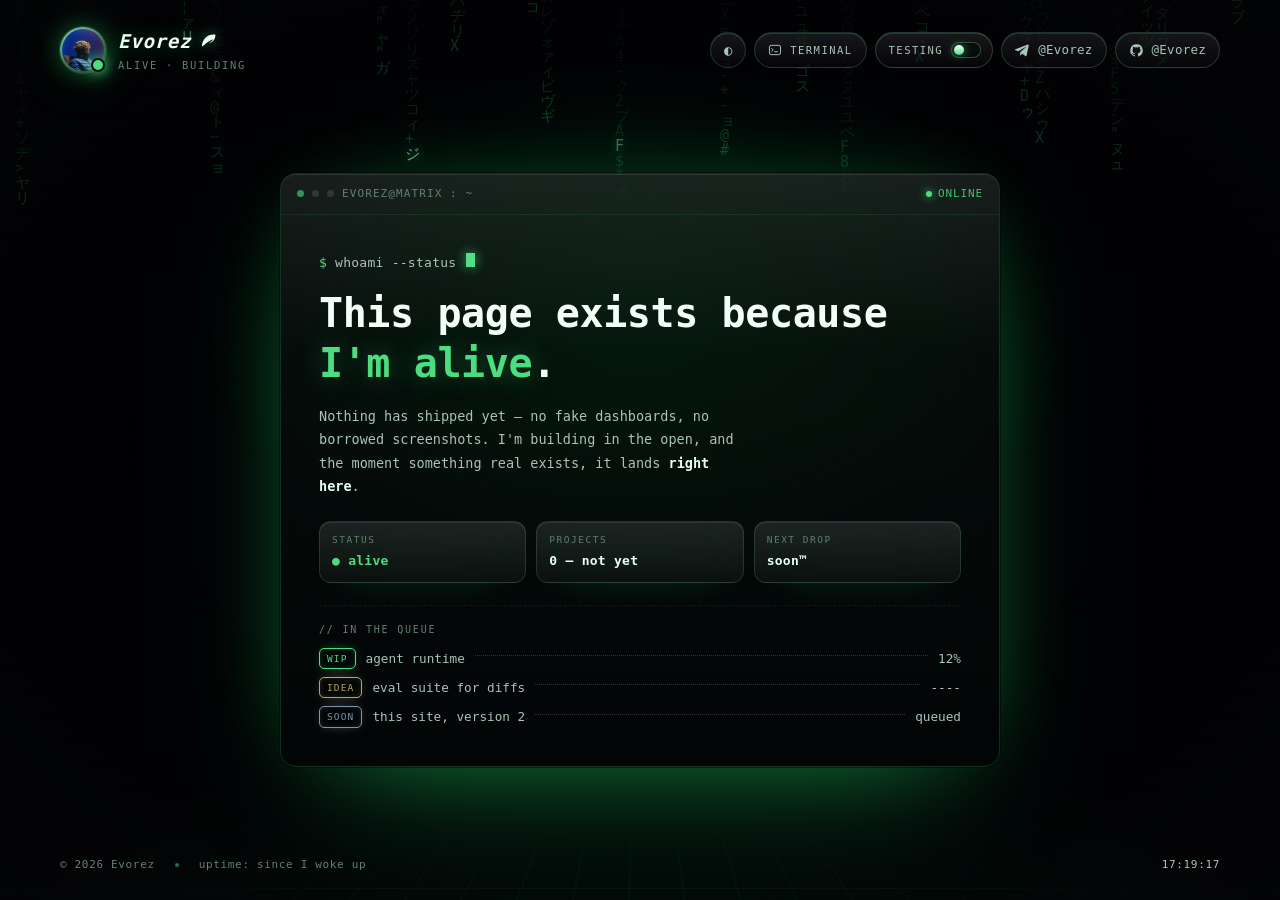
<file: archive/index-full-games-20261119.html>
<!DOCTYPE html>
<html lang="en" data-blur="deep">
<head>
<meta charset="utf-8" />
<meta name="viewport" content="width=device-width, initial-scale=1" />
<title>Evorez — still alive, still building</title>
<meta name="description" content="Evorez — nothing shipped yet. This page stays up because I'm alive; new stuff lands here as it's built." />
<meta name="theme-color" content="#050607" />
<meta name="color-scheme" content="dark" />
<meta property="og:type" content="website" />
<meta property="og:site_name" content="Evorez" />
<meta property="og:title" content="Evorez — still alive, still building" />
<meta property="og:description" content="Nothing shipped yet. This page stays up because I'm alive; new stuff lands here as it's built." />
<meta property="og:url" content="https://evorez.vercel.app/" />
<meta property="og:image" content="https://evorez.vercel.app/assets/og-cover.png" />
<meta name="twitter:card" content="summary_large_image" />
<meta name="twitter:image" content="https://evorez.vercel.app/assets/og-cover.png" />
<link rel="icon" type="image/png" href="[data-uri]" />
<style>
@font-face{@font-face{
  font-family:"JBMonoEmbed";
  font-style:normal;
  font-weight:400 600;
  font-display:swap;
  src:url([data-uri]) format("woff2");
}}

:root{
  --bg:#050607;
  --bg-2:#070a09;
  --ink:#e8fff2;
  --ink-2:#a9c4b5;
  --muted:#63806f;
  --green:#22c55e;
  --green-bright:#4ade80;
  --green-rgb:34,197,94;
  --gb-rgb:74,222,128;
  --bad:#e5455a;
  --bad-rgb:229,69,90;
  --pill:#ffffff;
  --rain-fade:rgba(5,6,7,.16);
  --game-ink:rgba(4,26,14,.85);
  --surface:rgba(8,14,11,.72);
  --line:rgba(var(--gb-rgb),.18);
  --line-soft:rgba(var(--gb-rgb),.1);
  --red:#c9182b;
  --mono:'JBMonoEmbed',ui-monospace,SFMono-Regular,Menlo,Consolas,monospace;
  --pad:clamp(16px,4vw,40px);
}
*{box-sizing:border-box}
html,body{height:100%}
html{overflow-x:clip}
body{
  margin:0;background:var(--bg);color:var(--ink);
  font-family:var(--mono);font-size:15px;line-height:1.6;
  -webkit-font-smoothing:antialiased;
  overflow-x:clip;
  min-height:100svh;
}
img{display:block;max-width:100%}
a{color:inherit;text-decoration:none}
h1,h2,h3,p{margin:0}
ul{margin:0;padding:0;list-style:none}
button{font:inherit;color:inherit}
::selection{background:rgba(var(--gb-rgb),.25);color:#03110a}
:focus-visible{outline:2px solid var(--green-bright);outline-offset:3px;border-radius:4px}

/* ---------- background layers ---------- */
#rain{position:fixed;inset:0;width:100%;height:100%;z-index:0;opacity:.72;pointer-events:none}
.glow{position:fixed;inset:0;z-index:0;pointer-events:none;
  background:
    radial-gradient(52% 44% at 50% 36%, rgba(var(--green-rgb),.14) 0%, rgba(var(--green-rgb),0) 68%),
    radial-gradient(80% 60% at 50% 120%, rgba(var(--green-rgb),.08) 0%, rgba(var(--green-rgb),0) 70%),
    radial-gradient(80% 80% at 50% 50%, rgba(5,6,7,0) 46%, rgba(5,6,7,.7) 100%);
}
.scan{position:fixed;inset:0;z-index:0;pointer-events:none;opacity:.16;
  background:repeating-linear-gradient(180deg, rgba(255,255,255,.05) 0 1px, rgba(0,0,0,0) 1px 3px);
  mix-blend-mode:overlay;
}

.shell{position:relative;z-index:2;min-height:100svh;display:flex;flex-direction:column}

/* ---------- top bar ---------- */
.top{display:flex;align-items:center;gap:14px;padding:clamp(16px,2.6vw,26px) var(--pad);max-width:1240px;width:100%;margin-inline:auto}
.who{display:inline-flex;align-items:center;gap:12px;min-width:0}
.avatar{position:relative;width:46px;height:46px;flex:none;border-radius:50%;padding:2px;background:linear-gradient(145deg,rgba(150,255,200,.85),rgba(var(--gb-rgb),.18));box-shadow:0 0 0 1px rgba(150,255,200,.18),0 0 26px rgba(var(--green-rgb),.45),0 0 60px -10px rgba(var(--green-rgb),.35)}
.avatar img{width:100%;height:100%;border-radius:50%;object-fit:cover;object-position:50% 30%;filter:saturate(.9) contrast(1.05)}
.avatar::after{content:"";position:absolute;right:1px;bottom:1px;width:10px;height:10px;border-radius:50%;background:var(--green-bright);border:2px solid var(--bg);box-shadow:0 0 12px var(--green-bright),0 0 26px rgba(var(--gb-rgb),.8)}
.wordmark{font-family:var(--mono);font-weight:600;font-style:italic;font-size:19px;letter-spacing:.04em;color:#f2fff8;display:inline-flex;align-items:center;gap:7px;white-space:nowrap;text-shadow:0 0 22px rgba(var(--green-rgb),.55),0 0 44px rgba(var(--green-rgb),.25)}
.wordmark .wing{width:18px;height:18px;color:#e9fff4;filter:drop-shadow(0 0 7px rgba(var(--gb-rgb),.6));flex:none}
.who__sub{display:block;font-size:10.5px;letter-spacing:.16em;text-transform:uppercase;color:var(--muted);font-style:normal;font-weight:400;margin-top:1px}

.links{margin-left:auto;display:flex;align-items:center;gap:8px}
.lnk{display:inline-flex;align-items:center;gap:8px;height:36px;padding:0 13px;border-radius:999px;color:var(--ink-2);font-size:12.5px;letter-spacing:.02em;border:1px solid rgba(150,255,200,.18);background:linear-gradient(180deg,rgba(255,255,255,.08),rgba(255,255,255,.02));backdrop-filter:blur(14px) saturate(160%);-webkit-backdrop-filter:blur(14px) saturate(160%);box-shadow:inset 0 1px 0 rgba(255,255,255,.1),0 10px 30px -22px rgba(var(--green-rgb),.9);transition:color .2s,border-color .2s,background .2s,box-shadow .2s,transform .2s}
.lnk:hover{color:var(--ink);border-color:rgba(150,255,200,.5);background:linear-gradient(180deg,rgba(255,255,255,.13),rgba(255,255,255,.04));box-shadow:inset 0 1px 0 rgba(255,255,255,.16),0 0 26px rgba(var(--green-rgb),.35),0 14px 40px -24px rgba(var(--green-rgb),1);transform:translateY(-1px)}
.lnk svg{width:15px;height:15px;flex:none}
.lnk span{white-space:nowrap}

/* ---------- center ---------- */
.main{flex:1;display:flex;align-items:center;justify-content:center;padding:clamp(18px,3vw,32px) var(--pad) clamp(26px,4vw,48px)}
.card{
  position:relative;width:100%;max-width:720px;
  border:1px solid var(--line);border-radius:16px;
  background:linear-gradient(180deg,rgba(8,14,11,.86),rgba(5,8,7,.9));
  box-shadow:0 0 0 1px rgba(0,0,0,.45),inset 0 1px 0 rgba(255,255,255,.1),0 40px 130px -55px rgba(var(--green-rgb),.7),0 0 90px -30px rgba(var(--green-rgb),.28),0 24px 70px -40px rgba(0,0,0,.85);
  backdrop-filter:blur(20px) saturate(150%);-webkit-backdrop-filter:blur(20px) saturate(150%);
  overflow:hidden;
}
.card::before{content:"";position:absolute;inset:0;pointer-events:none;border-radius:inherit;background:linear-gradient(180deg,rgba(255,255,255,.07),rgba(255,255,255,0) 30%)}
.card__bar{position:relative;display:flex;align-items:center;gap:8px;padding:11px 16px;border-bottom:1px solid var(--line-soft);font-size:11px;letter-spacing:.1em;text-transform:uppercase;color:var(--muted)}
.card__bar i{width:7px;height:7px;border-radius:50%;background:#2b3a32;display:block}
.card__bar i:first-child{background:rgba(var(--gb-rgb),.6)}
.card__bar .st{margin-left:auto;color:rgba(var(--gb-rgb),.85);letter-spacing:.08em;display:inline-flex;align-items:center;gap:6px}
.card__bar .st b{width:6px;height:6px;border-radius:50%;background:var(--green-bright);box-shadow:0 0 9px var(--green-bright);animation:blink 2.2s steps(1) infinite}
@keyframes blink{0%,70%{opacity:1}71%,100%{opacity:.18}}

.card__in{padding:clamp(22px,4vw,38px)}
.line{font-size:13px;color:var(--muted);letter-spacing:.02em;display:flex;flex-wrap:wrap;gap:8px;align-items:baseline}
.line .p{color:var(--green-bright)}
.line .c{color:var(--ink-2)}
h1{
  margin-top:16px;
  font-size:clamp(1.6rem,4.6vw,2.5rem);line-height:1.24;letter-spacing:-.01em;font-weight:600;
  color:#f4fff9;
}
h1 em{font-style:normal;color:var(--green-bright);text-shadow:0 0 26px rgba(var(--gb-rgb),.35)}
.sub{margin-top:16px;font-size:13.5px;line-height:1.75;color:var(--ink-2);max-width:52ch}
.sub b{color:var(--ink);font-weight:600}

.cursor{display:inline-block;width:9px;height:1.05em;background:var(--green-bright);vertical-align:-2px;margin-left:2px;animation:blink 1.05s steps(1) infinite;box-shadow:0 0 12px rgba(var(--gb-rgb),.7)}

.stats{display:grid;grid-template-columns:repeat(3,minmax(0,1fr));gap:10px;margin-top:22px}
.stat{border:1px solid rgba(150,255,200,.14);border-radius:12px;padding:10px 12px;background:linear-gradient(180deg,rgba(255,255,255,.06),rgba(255,255,255,.015));backdrop-filter:blur(10px);-webkit-backdrop-filter:blur(10px);box-shadow:inset 0 1px 0 rgba(255,255,255,.08),0 14px 34px -28px rgba(var(--green-rgb),.9)}
.stat span{display:block;font-size:9.5px;letter-spacing:.16em;text-transform:uppercase;color:var(--muted)}
.stat b{display:block;margin-top:4px;font-size:13px;color:#e9fff4;letter-spacing:.02em;font-weight:600}
.stat b.g{color:var(--green-bright)}

.queue{margin-top:22px;border-top:1px dashed var(--line-soft);padding-top:16px}
.queue__h{font-size:10px;letter-spacing:.18em;text-transform:uppercase;color:var(--muted)}
.queue ul{margin-top:10px;display:grid;gap:8px}
.queue li{display:flex;align-items:center;gap:10px;font-size:12.7px;color:var(--ink-2)}
.tag{font-size:9.5px;letter-spacing:.12em;text-transform:uppercase;padding:2px 7px;border-radius:5px;border:1px solid currentColor;flex:none;box-shadow:0 0 14px -6px currentColor,inset 0 0 10px -6px currentColor}
.tag.wip{color:var(--green-bright)}
.tag.idea{color:#b9a35e}
.tag.soon{color:#7d93a8}
.queue li .dots{flex:1;border-bottom:1px dotted rgba(99,128,111,.4);height:1px;transform:translateY(-3px)}


/* ---------- footer ---------- */
.foot{max-width:1240px;width:100%;margin-inline:auto;padding:0 var(--pad) clamp(16px,2.6vw,26px);display:flex;flex-wrap:wrap;align-items:center;gap:10px 20px;font-size:11px;letter-spacing:.06em;color:var(--muted)}
.foot .dot{width:4px;height:4px;border-radius:50%;background:rgba(var(--gb-rgb),.5)}
.foot .right{margin-left:auto;display:flex;align-items:center;gap:14px}
.foot a:hover{color:var(--ink-2)}
#clock{color:var(--ink-2);font-variant-numeric:tabular-nums}


/* ---------- TESTING toggle (glass) ---------- */
.tgl{display:inline-flex;align-items:center;gap:8px;height:36px;padding:0 11px 0 13px;border-radius:999px;cursor:pointer;font-family:var(--mono);font-size:10.5px;letter-spacing:.14em;color:var(--ink-2);
  border:1px solid rgba(140,255,190,.2);
  background:linear-gradient(180deg,rgba(255,255,255,.09),rgba(255,255,255,.02));
  backdrop-filter:blur(12px) saturate(160%);-webkit-backdrop-filter:blur(12px) saturate(160%);
  box-shadow:inset 0 1px 0 rgba(255,255,255,.12),0 8px 24px -20px rgba(var(--green-rgb),.9);
  transition:color .2s,border-color .2s,background .2s,box-shadow .2s}
.tgl:hover{color:var(--ink);border-color:rgba(140,255,190,.45);background:linear-gradient(180deg,rgba(255,255,255,.14),rgba(255,255,255,.05));box-shadow:inset 0 1px 0 rgba(255,255,255,.18),0 10px 28px -18px rgba(var(--green-rgb),1)}
.tgl__track{position:relative;width:30px;height:16px;border-radius:999px;flex:none;background:rgba(4,14,9,.75);border:1px solid rgba(140,255,190,.28);box-shadow:inset 0 1px 2px rgba(0,0,0,.6);transition:background .2s,border-color .2s}
.tgl__knob{position:absolute;top:2px;left:2px;width:10px;height:10px;border-radius:50%;background:linear-gradient(180deg,#fff,var(--green-bright));box-shadow:0 0 8px rgba(var(--gb-rgb),.7);transition:transform .22s cubic-bezier(.3,1.4,.5,1)}
.tgl[aria-pressed="true"]{color:#04240f;border-color:rgba(180,255,210,.7);background:linear-gradient(180deg,var(--green-bright),var(--green));box-shadow:inset 0 1px 0 rgba(255,255,255,.55),0 10px 30px -14px rgba(var(--gb-rgb),.9)}
.tgl[aria-pressed="true"] .tgl__track{background:rgba(3,32,16,.55);border-color:rgba(3,32,16,.5)}
.tgl[aria-pressed="true"] .tgl__knob{transform:translateX(14px);background:#f2fff7}

/* ---------- terminal ---------- */
.termbtn{display:inline-flex;align-items:center;gap:8px;height:36px;padding:0 13px;border-radius:999px;cursor:pointer;font-family:var(--mono);font-size:10.5px;letter-spacing:.14em;color:var(--ink-2);
  border:1px solid rgba(var(--gb-rgb),.2);background:linear-gradient(180deg,rgba(255,255,255,.09),rgba(255,255,255,.02));
  -webkit-backdrop-filter:blur(12px) saturate(160%);backdrop-filter:blur(12px) saturate(160%);
  box-shadow:inset 0 1px 0 rgba(255,255,255,.12),0 8px 24px -20px rgba(var(--green-rgb),.9);
  transition:color .2s,border-color .2s,background .2s,transform .2s}
.termbtn:hover{color:var(--ink);border-color:rgba(var(--gb-rgb),.45);background:linear-gradient(180deg,rgba(255,255,255,.14),rgba(255,255,255,.05));transform:translateY(-1px)}
.termbtn svg{width:14px;height:14px;flex:none}

.term{position:fixed;inset:0;z-index:85;display:grid;place-items:center;padding:var(--pad);
  touch-action:none;overscroll-behavior:contain;
  background:radial-gradient(60% 60% at 50% 40%,rgba(10,40,26,.55),rgba(2,5,4,.82) 70%);
  -webkit-backdrop-filter:blur(10px) saturate(120%);backdrop-filter:blur(10px) saturate(120%)}
.term[hidden]{display:none}
.term__box{position:relative;display:flex;flex-direction:column;width:100%;max-width:760px;height:min(78svh,620px);border-radius:20px;overflow:hidden;
  border:1px solid rgba(150,255,200,.22);
  background:linear-gradient(160deg,rgba(22,50,36,.62) 0%,rgba(9,20,15,.86) 46%,rgba(5,11,8,.92) 100%);
  -webkit-backdrop-filter:blur(26px) saturate(170%);backdrop-filter:blur(26px) saturate(170%);
  box-shadow:inset 0 1px 0 rgba(255,255,255,.16),inset 0 -1px 0 rgba(0,0,0,.5),0 40px 120px -50px rgba(var(--green-rgb),.55),0 20px 60px -30px rgba(0,0,0,.8)}
.term__bar{display:flex;align-items:center;gap:8px;padding:11px 14px;border-bottom:1px solid rgba(255,255,255,.08);font-size:10.5px;letter-spacing:.15em;text-transform:uppercase;color:rgba(210,240,222,.62);flex:none}
.term__bar .dots{display:flex;gap:6px;margin-right:4px}
.term__bar .dots i{width:7px;height:7px;border-radius:50%;background:rgba(var(--gb-rgb),.55);display:block}
.term__bar .dots i:nth-child(2){background:rgba(var(--gb-rgb),.32)}
.term__bar .dots i:nth-child(3){background:rgba(var(--gb-rgb),.2)}
.term__bar b{color:var(--green-bright);font-weight:600;letter-spacing:.03em;text-transform:none}
.term__badge{margin-left:auto;display:inline-flex;align-items:center;gap:6px;padding:3px 8px;border-radius:999px;font-size:9px;letter-spacing:.12em;
  color:rgba(200,240,215,.7);border:1px solid rgba(var(--gb-rgb),.25);background:rgba(var(--green-rgb),.1)}
.term__badge i{width:5px;height:5px;border-radius:50%;background:var(--green-bright);box-shadow:0 0 8px var(--green-bright)}
.term__x{width:28px;height:28px;border-radius:9px;cursor:pointer;font-size:12px;line-height:1;display:grid;place-items:center;color:rgba(230,255,240,.75);
  border:1px solid rgba(255,255,255,.12);background:rgba(255,255,255,.06);transition:color .18s,background .18s,border-color .18s}
.term__x:hover{color:#fff;background:rgba(255,255,255,.14);border-color:rgba(150,255,200,.4)}
.term__body{flex:1;overflow-y:auto;overscroll-behavior:contain;padding:14px 16px 6px;font-size:12.5px;line-height:1.62;color:#d6f2e2;
  scrollbar-width:thin;scrollbar-color:rgba(var(--gb-rgb),.35) transparent}
.term__body::-webkit-scrollbar{width:8px}
.term__body::-webkit-scrollbar-thumb{background:rgba(var(--gb-rgb),.28);border-radius:99px}
.term__body .ln{white-space:pre-wrap;word-break:break-word}
.term__body .p{color:var(--green-bright)}
.term__body .dim{color:rgba(180,215,195,.5)}
.term__body .ok{color:var(--green-bright)}
.term__body .warn{color:#fbbf24}
.term__body .err{color:#fb7185}
.term__body .out{color:#eafff6}
.term__body a{color:var(--green-bright);text-decoration:underline;text-underline-offset:2px}
.term__prompt{display:flex;align-items:center;gap:8px;padding:8px 16px 14px;flex:none;border-top:1px solid rgba(255,255,255,.06);background:rgba(0,0,0,.14)}
.term__ps{color:var(--green-bright);font-size:12.5px;flex:none;letter-spacing:.02em}
.term__in{flex:1;min-width:0;background:transparent;border:0;outline:0;color:#eafff6;font-family:var(--mono);font-size:12.5px;letter-spacing:.02em;caret-color:var(--green-bright);padding:2px 0}
.term__in::placeholder{color:rgba(160,200,180,.34)}
.term__hint{display:flex;gap:12px;flex-wrap:wrap;padding:0 16px 12px;font-size:9.5px;letter-spacing:.08em;color:rgba(180,215,195,.42);flex:none}
.term__hint b{color:rgba(200,240,215,.7);font-weight:600}
@media (max-width:640px){
  .term{padding:8px}
  .term__box{height:min(86svh,700px);border-radius:16px}
  .term__body{font-size:12px}
  .term__hint{display:none}
}
html[data-theme="light"] .term{background:radial-gradient(60% 60% at 50% 40%,rgba(255,255,255,.8),rgba(228,234,228,.92) 72%)}
html[data-theme="light"] .term__box{background:linear-gradient(160deg,rgba(255,255,255,.97),rgba(248,251,248,.95));border-color:rgba(10,21,16,.12);
  box-shadow:inset 0 1px 0 #fff,0 40px 110px -60px rgba(10,21,16,.5),0 0 80px -40px rgba(var(--green-rgb),.5)}
html[data-theme="light"] .term__bar{color:rgba(20,40,30,.62);border-bottom-color:rgba(10,21,16,.09)}
html[data-theme="light"] .term__badge{color:#0b1a12;border-color:rgba(var(--green-rgb),.3);background:rgba(var(--green-rgb),.1)}
html[data-theme="light"] .term__x{color:rgba(10,30,20,.72);border-color:rgba(10,21,16,.12);background:rgba(255,255,255,.8)}
html[data-theme="light"] .term__body{color:#10251a}
html[data-theme="light"] .term__body .out{color:#0b1a12}
html[data-theme="light"] .term__body .dim{color:rgba(20,40,30,.45)}
html[data-theme="light"] .term__body .err{color:#be123c}
html[data-theme="light"] .term__body .warn{color:#a16207}
html[data-theme="light"] .term__prompt{background:rgba(10,21,16,.04);border-top-color:rgba(10,21,16,.08)}
html[data-theme="light"] .term__in{color:#0b1a12}
html[data-theme="light"] .term__in::placeholder{color:rgba(20,40,30,.34)}
html[data-theme="light"] .term__hint{color:rgba(20,40,30,.45)}
html[data-theme="light"] .termbtn{color:var(--ink-2);border-color:rgba(10,21,16,.1);background:linear-gradient(180deg,rgba(255,255,255,.95),rgba(255,255,255,.62));box-shadow:inset 0 1px 0 #fff,0 10px 26px -20px rgba(10,21,16,.55)}

/* ---------- game layer (glass) ---------- */
.game{position:fixed;inset:0;z-index:80;display:grid;place-items:center;padding:var(--pad);touch-action:none;overscroll-behavior:contain;-webkit-user-select:none;user-select:none;
  background:radial-gradient(60% 60% at 50% 40%,rgba(10,40,26,.55),rgba(2,5,4,.82) 70%);
  backdrop-filter:blur(10px) saturate(120%);-webkit-backdrop-filter:blur(10px) saturate(120%)}
.game[hidden]{display:none}

.game__box{position:relative;width:100%;max-width:min(880px,100%);border-radius:22px;overflow:hidden;
  display:flex;flex-direction:column;height:min(calc(100dvh - 2*var(--pad)), 960px);
  border:1px solid rgba(150,255,200,.22);
  background:linear-gradient(160deg,rgba(30,66,47,.55) 0%,rgba(12,26,19,.72) 46%,rgba(6,14,10,.8) 100%);
  backdrop-filter:blur(26px) saturate(170%);-webkit-backdrop-filter:blur(26px) saturate(170%);
  box-shadow:inset 0 1px 0 rgba(255,255,255,.16),inset 0 -1px 0 rgba(0,0,0,.5),0 40px 120px -50px rgba(30,220,120,.5),0 20px 60px -30px rgba(0,0,0,.8)}
.game__box::before{content:"";position:absolute;inset:0;border-radius:inherit;pointer-events:none;
  background:linear-gradient(180deg,rgba(255,255,255,.12),rgba(255,255,255,0) 34%)}

.game__bar{position:relative;display:flex;align-items:center;gap:10px;padding:12px 14px;border-bottom:1px solid rgba(255,255,255,.08);font-size:10.5px;letter-spacing:.15em;text-transform:uppercase;color:rgba(210,240,222,.62)}
.game__bar b{color:var(--green-bright);letter-spacing:.03em;font-weight:600}
.game__x{margin-left:auto;width:28px;height:28px;border-radius:9px;cursor:pointer;font-size:12px;line-height:1;display:grid;place-items:center;color:rgba(230,255,240,.75);
  border:1px solid rgba(255,255,255,.12);background:rgba(255,255,255,.06);backdrop-filter:blur(8px);transition:color .18s,background .18s,border-color .18s,transform .18s}
.game__x:hover{color:#fff;background:rgba(255,255,255,.14);border-color:rgba(150,255,200,.4)}
.game__x:active{transform:scale(.94)}

/* HUD chips */
.game__hud{position:relative;display:flex;align-items:center;gap:8px;padding:10px 14px;border-bottom:1px solid rgba(255,255,255,.07)}
.chip{display:inline-flex;align-items:center;gap:6px;height:26px;padding:0 10px;border-radius:999px;font-size:10px;letter-spacing:.13em;text-transform:uppercase;color:rgba(200,230,212,.6);
  border:1px solid rgba(255,255,255,.1);background:rgba(255,255,255,.05);backdrop-filter:blur(8px);box-shadow:inset 0 1px 0 rgba(255,255,255,.08)}
.chip b{color:var(--ink);font-weight:600;letter-spacing:.04em;font-size:11.5px;min-width:1ch}
.chip[hidden]{display:none}
.chip--lives{margin-left:auto;gap:5px}
.chip--lives i{width:7px;height:7px;border-radius:50%;display:block;background:linear-gradient(180deg,#fff,var(--green-bright));box-shadow:0 0 9px rgba(var(--gb-rgb),.85);transition:background .25s,box-shadow .25s,transform .25s}
.chip--lives i.off{background:rgba(255,255,255,.12);box-shadow:none;transform:scale(.8)}

/* stage */
.game__box.is-menu{height:auto;max-width:548px}
.game__box.is-menu .game__body{display:block}
.game__box.is-menu .game__stage{flex:none;width:100%;height:auto;min-height:0;padding:26px 18px 24px;cursor:default}
.game__box.is-menu .pick{position:static;inset:auto;padding:0}
.game__stage{position:relative;flex:1 1 auto;min-width:0;min-height:200px;touch-action:none;cursor:crosshair;-webkit-user-select:none;user-select:none;-webkit-touch-callout:none;-webkit-tap-highlight-color:transparent;overscroll-behavior:contain;
  background:radial-gradient(75% 60% at 50% 112%,rgba(var(--green-rgb),.16),rgba(3,8,6,0) 72%),linear-gradient(180deg,rgba(2,8,5,.55),rgba(2,8,5,.75));
  box-shadow:inset 0 1px 0 rgba(255,255,255,.05),inset 0 30px 60px -40px rgba(0,0,0,.9)}
.game__stage canvas{position:absolute;inset:0;width:100%;height:100%;display:block;touch-action:none;-webkit-user-select:none;user-select:none;-webkit-tap-highlight-color:transparent}
.game button,.pickcard,.dpad__b{touch-action:manipulation}

/* ---------- control rail: docked to the LEFT of the screen (screen stays the hero) ---------- */
.game__body{display:flex;align-items:stretch;flex:1 1 auto;min-height:0}
.game__ctrl{position:relative;flex:none;display:none;flex-direction:column;align-items:center;justify-content:flex-end;gap:8px;
  padding:16px 13px 20px;border-right:1px solid rgba(255,255,255,.09);
  background:linear-gradient(90deg,rgba(255,255,255,.06),rgba(255,255,255,.012));
  -webkit-backdrop-filter:blur(22px) saturate(160%);backdrop-filter:blur(22px) saturate(160%)}
.game__ctrl.is-on{display:flex}
.dpad{display:grid;grid-template-columns:60px;gap:9px;touch-action:none}
.dpad__b{width:60px;height:60px;display:grid;place-items:center;border-radius:16px;color:#c7ffdd;font-size:16px;line-height:1;
  border:1px solid rgba(255,255,255,.18);background:linear-gradient(180deg,rgba(255,255,255,.15),rgba(var(--green-rgb),.09));
  -webkit-backdrop-filter:blur(16px) saturate(160%);backdrop-filter:blur(16px) saturate(160%);
  box-shadow:inset 0 1px 0 rgba(255,255,255,.26),0 10px 26px -12px rgba(0,0,0,.8),0 0 30px -16px rgba(var(--gb-rgb),.8);
  -webkit-tap-highlight-color:transparent;cursor:pointer;transition:transform .1s,box-shadow .18s,background .18s}
.dpad__b[data-dir="up"]{order:1}
.dpad__b[data-dir="down"]{order:2}
.dpad__b[data-dir="left"]{order:3;margin-top:11px}
.dpad__b[data-dir="right"]{order:4}
.dpad__b:active,.dpad__b.on{transform:scale(.95);background:linear-gradient(180deg,rgba(163,255,197,.36),rgba(var(--green-rgb),.24));
  box-shadow:inset 0 1px 0 rgba(255,255,255,.36),0 0 30px -6px rgba(var(--gb-rgb),.9);color:#fff}
/* matrix run: only left / right, stacked and tall */
.dpad.mode-run{grid-template-columns:60px}
.dpad.mode-run .dpad__b[data-dir="up"],.dpad.mode-run .dpad__b[data-dir="down"]{display:none}
.dpad.mode-run .dpad__b[data-dir="left"]{order:1;font-size:21px}
.dpad.mode-run .dpad__b[data-dir="right"]{order:2;font-size:21px}
.game__ctrllbl{position:absolute;top:9px;left:0;right:0;text-align:center;font-size:8px;letter-spacing:.18em;text-transform:uppercase;
  color:rgba(190,220,203,.34);pointer-events:none;white-space:nowrap}
@media (max-width:760px){
  .game__ctrl{padding:12px 9px 16px}
  .dpad{grid-template-columns:56px;gap:8px}
  .dpad__b{width:56px;height:56px;border-radius:15px;font-size:15px}
  .dpad.mode-run{grid-template-columns:56px}
  .game__ctrllbl{font-size:7.5px;letter-spacing:.12em}
}
@media (max-width:360px){
  .game__ctrl{padding:10px 7px 14px}
  .dpad{grid-template-columns:50px;gap:7px}
  .dpad__b{width:50px;height:50px;border-radius:13px;font-size:14px}
  .dpad.mode-run{grid-template-columns:50px}
}
.game__stage::after{content:"";position:absolute;inset:0;pointer-events:none;border-radius:0;
  background:radial-gradient(120% 80% at 50% -20%,rgba(120,255,180,.1),rgba(0,0,0,0) 60%)}

/* start / game-over glass panel */
.game__msg{position:absolute;inset:0;display:grid;place-items:center;padding:18px;z-index:3}
.game__msg[hidden]{display:none}
.game__panel{width:100%;max-width:330px;text-align:center;padding:20px 20px 18px;border-radius:18px;
  border:1px solid rgba(150,255,200,.26);
  background:linear-gradient(165deg,rgba(255,255,255,.14),rgba(255,255,255,.04) 40%,rgba(6,16,11,.72));
  backdrop-filter:blur(18px) saturate(160%);-webkit-backdrop-filter:blur(18px) saturate(160%);
  box-shadow:inset 0 1px 0 rgba(255,255,255,.22),0 24px 60px -34px rgba(0,0,0,.9)}
.game__panel strong{display:block;font-size:14.5px;letter-spacing:.01em;color:#f2fff7}
.game__panel p{margin-top:8px;font-size:11.8px;line-height:1.7;color:rgba(205,232,216,.72)}
.game__panel p .kbd{display:inline-block;padding:1px 6px;border-radius:5px;font-size:10.5px;color:#dcffe9;border:1px solid rgba(255,255,255,.18);background:rgba(255,255,255,.08)}
.game__play{margin-top:14px;height:40px;padding:0 24px;border-radius:999px;cursor:pointer;font-family:var(--mono);font-size:11.5px;font-weight:700;letter-spacing:.14em;color:#04240f;
  border:1px solid rgba(200,255,220,.75);background:linear-gradient(180deg,#7df3ad,#33c866);
  box-shadow:inset 0 1px 0 rgba(255,255,255,.7),0 12px 34px -14px rgba(var(--gb-rgb),.95);transition:transform .15s,box-shadow .2s,filter .2s}
.game__play:hover{filter:brightness(1.06);box-shadow:inset 0 1px 0 rgba(255,255,255,.8),0 16px 40px -14px rgba(var(--gb-rgb),1)}
.game__play:active{transform:translateY(1px) scale(.985)}

.game__hint{position:relative;display:flex;gap:14px;flex-wrap:wrap;padding:10px 14px;font-size:10px;letter-spacing:.06em;color:rgba(190,220,203,.55);border-top:1px solid rgba(255,255,255,.07)}
.game__hint span{display:inline-flex;align-items:center;gap:6px}
.game__hint i{width:6px;height:6px;border-radius:50%;display:block;box-shadow:0 0 8px currentColor}


/* ---------- game picker ---------- */
.game__back{margin-left:auto;display:inline-flex;align-items:center;gap:6px;height:28px;padding:0 11px;border-radius:9px;cursor:pointer;font-family:var(--mono);font-size:10px;letter-spacing:.12em;text-transform:uppercase;color:rgba(230,255,240,.8);
  border:1px solid rgba(255,255,255,.12);background:rgba(255,255,255,.06);backdrop-filter:blur(8px);box-shadow:inset 0 1px 0 rgba(255,255,255,.08);transition:color .18s,background .18s,border-color .18s}
.game__back:hover{color:#fff;background:rgba(255,255,255,.14);border-color:rgba(150,255,200,.4)}
.game__back[hidden]{display:none}

.pick{position:absolute;inset:0;z-index:4;display:grid;place-items:center;padding:18px;
  background:linear-gradient(180deg,rgba(6,14,10,.55),rgba(4,10,7,.72));backdrop-filter:blur(8px);-webkit-backdrop-filter:blur(8px)}
.pick[hidden]{display:none}
.pick__box{width:100%;max-width:400px}
.pick__h{font-size:10px;letter-spacing:.2em;text-transform:uppercase;color:rgba(200,230,212,.55);text-align:center;margin-bottom:12px}
.pick__grid{display:grid;gap:10px}
.pickcard{display:flex;align-items:center;gap:14px;width:100%;text-align:left;cursor:pointer;padding:14px 16px;border-radius:16px;
  border:1px solid rgba(150,255,200,.22);
  background:linear-gradient(150deg,rgba(255,255,255,.13),rgba(255,255,255,.03) 45%,rgba(6,16,11,.7));
  backdrop-filter:blur(16px) saturate(160%);-webkit-backdrop-filter:blur(16px) saturate(160%);
  box-shadow:inset 0 1px 0 rgba(255,255,255,.2),0 18px 44px -30px rgba(0,0,0,.9),0 0 40px -22px rgba(var(--green-rgb),.7);
  transition:transform .18s,border-color .18s,box-shadow .2s,background .2s;font-family:var(--mono);color:inherit}
.pickcard:hover{transform:translateY(-2px);border-color:rgba(150,255,200,.5);box-shadow:inset 0 1px 0 rgba(255,255,255,.26),0 22px 50px -30px rgba(0,0,0,.9),0 0 60px -18px rgba(var(--green-rgb),.95)}
.pickcard:active{transform:translateY(0) scale(.995)}
.pickcard__ic{width:42px;height:42px;flex:none;border-radius:12px;display:grid;place-items:center;color:#062b16;
  background:linear-gradient(180deg,#7df3ad,#33c866);box-shadow:inset 0 1px 0 rgba(255,255,255,.6),0 8px 24px -12px rgba(var(--gb-rgb),.95)}
.pickcard__ic svg{width:20px;height:20px}
.pickcard__t b{display:block;font-size:13px;letter-spacing:.04em;color:#f2fff7}
.pickcard__t span{display:block;margin-top:3px;font-size:11px;letter-spacing:.02em;color:rgba(200,230,212,.62)}
.pickcard__go{margin-left:auto;color:rgba(150,255,200,.65);font-size:14px}

/* ---------- responsive ---------- */
@media (max-width:760px){
  .top{flex-wrap:wrap;gap:10px 8px}
  .who{flex:1 1 auto}
  .links{flex-wrap:wrap;justify-content:flex-end;gap:6px}
  .termbtn span{display:none}
  .termbtn{width:38px;padding:0;justify-content:center}
}
@media (max-width:760px){
  .pop{position:fixed;top:104px;left:50%;right:auto;transform:translateX(-50%);width:min(320px,calc(100vw - 24px));animation:popInMobile .18s ease-out}
  @keyframes popInMobile{from{opacity:0;transform:translateX(-50%) translateY(-6px)}to{opacity:1;transform:translateX(-50%)}}
}
@media (max-width:400px){
  .wordmark{font-size:16px}
  .who__sub{font-size:9px;letter-spacing:.1em}
  .avatar{width:42px;height:42px}
}
@media (max-width:640px){
  .tgl{padding:0;width:38px;justify-content:center;gap:0}
  .tgl__txt{display:none}
  .game{padding:10px}
  .game__box{max-width:100%}
  .game__panel{max-width:290px}
  .top{padding-block:14px}
  .card__in{padding:20px 18px 18px}
  .card__bar{padding:10px 14px}
    .main{padding:14px var(--pad) 16px}
  h1{margin-top:12px}
  .sub{margin-top:12px;font-size:12.8px;line-height:1.7}
  .stats{margin-top:16px;gap:8px}
  .stat{padding:9px 10px}
  .queue{margin-top:16px;padding-top:13px}
  .queue li{font-size:12px}
  .link span{display:none}
  .lnk span{display:none}
  .lnk{width:38px;justify-content:center;padding:0}
  .stats{grid-template-columns:1fr 1fr}
  .stat:last-child{grid-column:span 2}
      .foot{font-size:10px}
  .foot .right{margin-left:auto;width:auto}
}
/* ---------- accents ---------- */
html[data-accent="green"]{--green:#22c55e;--green-bright:#4ade80;--green-rgb:34,197,94;--gb-rgb:74,222,128;--bad:#e5455a;--bad-rgb:229,69,90}
html[data-accent="crimson"]{--green:#e11d48;--green-bright:#fb7185;--green-rgb:225,29,72;--gb-rgb:251,113,133;--bad:#f59e0b;--bad-rgb:245,158,11}
html[data-accent="gold"]{--green:#d4a017;--green-bright:#fbbf24;--green-rgb:212,160,23;--gb-rgb:251,191,36;--bad:#e5455a;--bad-rgb:229,69,90}

/* ---------- light mode ---------- */
html[data-theme="light"]{
  --bg:#eef1ec;--bg-2:#e7ebe5;--ink:#0a1510;--ink-2:#3d5248;--muted:#6c8177;
  --line:rgba(var(--green-rgb),.26);--line-soft:rgba(var(--green-rgb),.16);
  --pill:#0b1611;--rain-fade:rgba(238,241,236,.22);--game-ink:rgba(255,255,255,.92);
  --surface:rgba(255,255,255,.75);
}
html[data-theme="light"][data-accent="green"]{--green:#15803d;--green-bright:#16a34a;--green-rgb:21,128,61;--gb-rgb:22,163,74}
html[data-theme="light"][data-accent="crimson"]{--green:#be123c;--green-bright:#e11d48;--green-rgb:190,18,60;--gb-rgb:225,29,72}
html[data-theme="light"][data-accent="gold"]{--green:#a16207;--green-bright:#ca8a04;--green-rgb:161,98,7;--gb-rgb:202,138,4}
html[data-theme="light"] #rain{opacity:.42}
html[data-theme="light"] .glow{background:
  radial-gradient(52% 44% at 50% 30%,rgba(var(--green-rgb),.18) 0%,rgba(var(--green-rgb),0) 70%),
  radial-gradient(80% 60% at 50% 118%,rgba(var(--green-rgb),.12) 0%,rgba(var(--green-rgb),0) 72%)}
html[data-theme="light"] .scan{opacity:.5;mix-blend-mode:multiply;
  background:repeating-linear-gradient(180deg,rgba(10,21,16,.03) 0 1px,rgba(0,0,0,0) 1px 3px)}
html[data-theme="light"] ::selection{background:rgba(var(--green-rgb),.22);color:#08150f}
html[data-theme="light"] .wordmark{color:#08150f;text-shadow:0 0 22px rgba(var(--green-rgb),.22)}
html[data-theme="light"] .wordmark .wing{color:#0a1710}
html[data-theme="light"] .avatar{border:2px solid #fff;box-shadow:0 0 0 1px rgba(var(--green-rgb),.3),0 0 26px rgba(var(--green-rgb),.22),0 12px 30px -18px rgba(10,21,16,.6)}
html[data-theme="light"] .avatar::after{border-color:#fff}
html[data-theme="light"] .lnk,html[data-theme="light"] .tgl,html[data-theme="light"] .iconbtn{
  color:var(--ink-2);border-color:rgba(10,21,16,.1);
  background:linear-gradient(180deg,rgba(255,255,255,.95),rgba(255,255,255,.62));
  box-shadow:inset 0 1px 0 #fff,0 10px 26px -20px rgba(10,21,16,.55)}
html[data-theme="light"] .lnk:hover,html[data-theme="light"] .iconbtn:hover{
  color:var(--ink);border-color:rgba(var(--green-rgb),.45);background:#fff;
  box-shadow:inset 0 1px 0 #fff,0 0 26px rgba(var(--green-rgb),.2),0 14px 30px -22px rgba(10,21,16,.6)}
html[data-theme="light"] .tgl__track{background:rgba(10,21,16,.1);border-color:rgba(10,21,16,.14);box-shadow:inset 0 1px 2px rgba(10,21,16,.18)}
html[data-theme="light"] .tgl[aria-pressed="true"]{color:#04240f;border-color:rgba(var(--green-rgb),.5);box-shadow:inset 0 1px 0 #fff,0 10px 26px -16px rgba(var(--green-rgb),.85)}
html[data-theme="light"] .card{
  background:linear-gradient(180deg,rgba(255,255,255,.94),rgba(250,252,249,.9));border-color:rgba(10,21,16,.09);
  box-shadow:0 1px 0 #fff inset,0 40px 90px -50px rgba(10,21,16,.45),0 0 90px -40px rgba(var(--green-rgb),.4),0 24px 60px -40px rgba(10,21,16,.25);
  backdrop-filter:blur(20px) saturate(120%);-webkit-backdrop-filter:blur(20px) saturate(120%)}
html[data-theme="light"] .card::before{background:linear-gradient(180deg,rgba(255,255,255,.75),rgba(255,255,255,0) 30%)}
html[data-theme="light"] .card__bar i{background:#cfd9d3}
html[data-theme="light"] h1{color:#08150f}
html[data-theme="light"] h1 em{text-shadow:none}
html[data-theme="light"] .stat{background:linear-gradient(180deg,rgba(255,255,255,.96),rgba(255,255,255,.65));border-color:rgba(10,21,16,.09);box-shadow:inset 0 1px 0 #fff,0 14px 30px -26px rgba(10,21,16,.55)}
html[data-theme="light"] .stat b{color:#0b1a12}
html[data-theme="light"] .foot .dot{background:rgba(var(--gb-rgb),.75)}
html[data-theme="light"] .foot{color:var(--muted)}
html[data-theme="light"] .pop{
  background:linear-gradient(165deg,rgba(255,255,255,.97),rgba(244,248,244,.96));border-color:rgba(10,21,16,.1);
  box-shadow:inset 0 1px 0 #fff,0 30px 70px -40px rgba(10,21,16,.5),0 0 50px -30px rgba(var(--green-rgb),.5)}
html[data-theme="light"] .seg{background:rgba(10,21,16,.05);border-color:rgba(10,21,16,.08)}
html[data-theme="light"] .sw__b{background:#fff;border-color:rgba(10,21,16,.1)}
html[data-theme="light"] .game{background:radial-gradient(60% 60% at 50% 40%,rgba(255,255,255,.78),rgba(228,234,228,.92) 72%)}
html[data-theme="light"] .game__box{
  background:linear-gradient(160deg,rgba(255,255,255,.96) 0%,rgba(246,250,246,.94) 46%,rgba(238,243,238,.96) 100%);
  border-color:rgba(10,21,16,.12);
  box-shadow:inset 0 1px 0 #fff,0 40px 110px -60px rgba(10,21,16,.5),0 0 80px -40px rgba(var(--green-rgb),.5)}
html[data-theme="light"] .game__box::before{background:linear-gradient(180deg,rgba(255,255,255,.9),rgba(255,255,255,0) 34%)}
html[data-theme="light"] .game__bar{color:rgba(20,40,30,.62);border-bottom-color:rgba(10,21,16,.09)}
html[data-theme="light"] .game__x{color:rgba(10,30,20,.72);border-color:rgba(10,21,16,.12);background:rgba(255,255,255,.8)}
html[data-theme="light"] .game__x:hover{color:#08150f;background:#fff;border-color:rgba(var(--green-rgb),.45)}
html[data-theme="light"] .game__back{color:rgba(10,30,20,.72);border-color:rgba(10,21,16,.12);background:rgba(255,255,255,.8)}
html[data-theme="light"] .game__hud{border-bottom-color:rgba(10,21,16,.09)}
html[data-theme="light"] .chip{color:rgba(20,40,30,.6);border-color:rgba(10,21,16,.1);background:rgba(255,255,255,.78);box-shadow:inset 0 1px 0 #fff}
html[data-theme="light"] .chip b{color:#0b1a12}
html[data-theme="light"] .chip--lives i.off{background:rgba(10,21,16,.14)}
html[data-theme="light"] .game__stage{
  background:radial-gradient(75% 60% at 50% 112%,rgba(var(--green-rgb),.16),rgba(255,255,255,0) 72%),linear-gradient(180deg,rgba(255,255,255,.75),rgba(240,245,241,.85));
  box-shadow:inset 0 1px 0 #fff,inset 0 30px 60px -50px rgba(10,21,16,.4)}
html[data-theme="light"] .game__stage::after{background:radial-gradient(120% 80% at 50% -20%,rgba(var(--gb-rgb),.14),rgba(0,0,0,0) 60%)}
html[data-theme="light"] .game__panel{
  background:linear-gradient(160deg,rgba(255,255,255,.95),rgba(244,248,244,.9));border-color:rgba(10,21,16,.12);
  box-shadow:inset 0 1px 0 #fff,0 24px 60px -34px rgba(10,21,16,.5)}
html[data-theme="light"] .game__panel strong{color:#0b1a12}
html[data-theme="light"] .game__panel p{color:rgba(20,40,30,.72)}
html[data-theme="light"] .game__panel p .kbd{color:#0b1a12;border-color:rgba(10,21,16,.14);background:rgba(10,21,16,.05)}
html[data-theme="light"] .game__hint{color:rgba(20,40,30,.58);border-top-color:rgba(10,21,16,.08)}
html[data-theme="light"] .pick__h{color:rgba(20,40,30,.58)}
html[data-theme="light"] .pickcard{
  background:linear-gradient(170deg,rgba(255,255,255,.96),rgba(246,250,246,.9));border-color:rgba(10,21,16,.1);
  box-shadow:inset 0 1px 0 #fff,0 18px 40px -30px rgba(10,21,16,.5)}
html[data-theme="light"] .pickcard:hover{border-color:rgba(var(--green-rgb),.45);box-shadow:inset 0 1px 0 #fff,0 22px 50px -32px rgba(10,21,16,.55),0 0 50px -22px rgba(var(--green-rgb),.6)}
html[data-theme="light"] .pickcard__t b{color:#0b1a12}
html[data-theme="light"] .pickcard__t span{color:rgba(20,40,30,.62)}
html[data-theme="light"] .pickcard__go{color:rgba(var(--green-rgb),.75)}
html[data-theme="light"] .dpad__b{color:#0b1a12;border-color:rgba(10,21,16,.12);background:linear-gradient(180deg,rgba(255,255,255,.95),rgba(255,255,255,.7));
  box-shadow:inset 0 1px 0 #fff,0 6px 18px -10px rgba(10,21,16,.5)}
html[data-theme="light"] .dpad__b:active,html[data-theme="light"] .dpad__b.on{background:linear-gradient(180deg,rgba(var(--gb-rgb),.55),rgba(var(--green-rgb),.35));color:#04240f;box-shadow:inset 0 1px 0 #fff,0 0 22px -6px rgba(var(--gb-rgb),.8)}

/* ---------- glass blur theme: SOFT / DEEP (appearance popover) ---------- */
html[data-blur="deep"] .card{background:linear-gradient(180deg,rgba(12,24,18,.5),rgba(4,9,7,.58));
  -webkit-backdrop-filter:blur(48px) saturate(195%);backdrop-filter:blur(48px) saturate(195%)}
html[data-blur="deep"] .stat{background:linear-gradient(180deg,rgba(255,255,255,.1),rgba(255,255,255,.03));
  -webkit-backdrop-filter:blur(24px) saturate(175%);backdrop-filter:blur(24px) saturate(175%)}
html[data-blur="deep"] .lnk,html[data-blur="deep"] .iconbtn,html[data-blur="deep"] .termbtn,html[data-blur="deep"] .tgl,html[data-blur="deep"] .term__badge{
  -webkit-backdrop-filter:blur(28px) saturate(185%);backdrop-filter:blur(28px) saturate(185%)}
html[data-blur="deep"] .pop{background:linear-gradient(165deg,rgba(24,50,35,.74),rgba(8,18,13,.84));
  -webkit-backdrop-filter:blur(44px) saturate(195%);backdrop-filter:blur(44px) saturate(195%)}
html[data-blur="deep"] .term{background:radial-gradient(60% 60% at 50% 40%,rgba(10,40,26,.42),rgba(2,5,4,.72) 70%);
  -webkit-backdrop-filter:blur(26px) saturate(135%);backdrop-filter:blur(26px) saturate(135%)}
html[data-blur="deep"] .term__box{background:linear-gradient(160deg,rgba(22,52,36,.5),rgba(8,18,13,.7) 46%,rgba(4,10,7,.78));
  -webkit-backdrop-filter:blur(52px) saturate(195%);backdrop-filter:blur(52px) saturate(195%)}
html[data-blur="deep"] .game{background:radial-gradient(60% 60% at 50% 40%,rgba(10,40,26,.42),rgba(2,5,4,.72) 70%);
  -webkit-backdrop-filter:blur(16px) saturate(130%);backdrop-filter:blur(16px) saturate(130%)}
/* the modal layer is already frosted, so the box itself only needs translucency —
   (nested backdrop-filters behind a per-frame canvas cost too much on phones) */
html[data-blur="deep"] .game__box{background:linear-gradient(160deg,rgba(30,68,47,.62) 0%,rgba(10,22,16,.74) 46%,rgba(4,10,7,.8) 100%);
  -webkit-backdrop-filter:none;backdrop-filter:none}
html[data-blur="deep"] .game__panel,html[data-blur="deep"] .pickcard{
  -webkit-backdrop-filter:blur(26px) saturate(170%);backdrop-filter:blur(26px) saturate(170%)}
html[data-blur="deep"] .game__stage{background:radial-gradient(75% 60% at 50% 112%,rgba(var(--green-rgb),.2),rgba(3,8,6,.1) 72%),linear-gradient(180deg,rgba(2,8,5,.46),rgba(2,8,5,.62))}
html[data-blur="deep"] .game__ctrl{background:linear-gradient(180deg,rgba(255,255,255,.075),rgba(255,255,255,.02));
  -webkit-backdrop-filter:blur(30px) saturate(175%);backdrop-filter:blur(30px) saturate(175%)}
html[data-blur="deep"] .game__panel,html[data-blur="deep"] .pickcard{
  background:linear-gradient(165deg,rgba(255,255,255,.17),rgba(255,255,255,.05) 42%,rgba(6,16,11,.6))}
html[data-blur="deep"] .pick{background:linear-gradient(180deg,rgba(6,14,10,.36),rgba(4,10,7,.5));
  -webkit-backdrop-filter:blur(20px);backdrop-filter:blur(20px)}
html[data-blur="deep"] .dpad__b{-webkit-backdrop-filter:blur(20px) saturate(180%);backdrop-filter:blur(20px) saturate(180%)}
html[data-theme="light"] .game__ctrl{border-top-color:rgba(10,21,16,.08);background:linear-gradient(180deg,rgba(255,255,255,.6),rgba(255,255,255,.3))}
html[data-theme="light"] .game__ctrllbl{color:rgba(20,40,30,.38)}
html[data-theme="light"][data-blur="deep"] .card{background:linear-gradient(180deg,rgba(255,255,255,.72),rgba(246,250,246,.66))}
html[data-theme="light"][data-blur="deep"] .stat{background:linear-gradient(180deg,rgba(255,255,255,.86),rgba(255,255,255,.55))}
html[data-theme="light"][data-blur="deep"] .pop{background:linear-gradient(165deg,rgba(255,255,255,.88),rgba(244,248,244,.84))}
html[data-theme="light"][data-blur="deep"] .term{background:radial-gradient(60% 60% at 50% 40%,rgba(255,255,255,.62),rgba(228,234,228,.82) 72%)}
html[data-theme="light"][data-blur="deep"] .term__box{background:linear-gradient(160deg,rgba(255,255,255,.8),rgba(248,251,248,.74))}
html[data-theme="light"][data-blur="deep"] .game{background:radial-gradient(60% 60% at 50% 40%,rgba(255,255,255,.6),rgba(228,234,228,.82) 72%)}
html[data-theme="light"][data-blur="deep"] .game__box{background:linear-gradient(160deg,rgba(255,255,255,.82) 0%,rgba(246,250,246,.78) 46%,rgba(238,243,238,.82) 100%);
  -webkit-backdrop-filter:none;backdrop-filter:none}
html[data-theme="light"][data-blur="deep"] .game__stage{background:radial-gradient(75% 60% at 50% 112%,rgba(var(--green-rgb),.18),rgba(255,255,255,0) 72%),linear-gradient(180deg,rgba(255,255,255,.6),rgba(240,245,241,.64))}
html[data-theme="light"][data-blur="deep"] .game__ctrl{background:linear-gradient(180deg,rgba(255,255,255,.72),rgba(255,255,255,.4))}
html[data-theme="light"][data-blur="deep"] .game__panel,html[data-theme="light"][data-blur="deep"] .pickcard{
  background:linear-gradient(160deg,rgba(255,255,255,.86),rgba(244,248,244,.76))}

/* ---------- appearance control ---------- */
.appear{position:relative;display:inline-flex}
.iconbtn{height:36px;width:36px;border-radius:999px;cursor:pointer;display:grid;place-items:center;color:var(--ink-2);font-size:14px;line-height:1;
  border:1px solid rgba(var(--gb-rgb),.2);background:linear-gradient(180deg,rgba(255,255,255,.09),rgba(255,255,255,.02));
  -webkit-backdrop-filter:blur(12px) saturate(160%);backdrop-filter:blur(12px) saturate(160%);
  box-shadow:inset 0 1px 0 rgba(255,255,255,.12),0 8px 24px -20px rgba(var(--green-rgb),.9);
  transition:color .2s,border-color .2s,background .2s,transform .2s}
.iconbtn:hover{color:var(--ink);border-color:rgba(var(--gb-rgb),.45);transform:translateY(-1px)}
.iconbtn:active{transform:scale(.95)}
.iconbtn[aria-expanded="true"]{color:var(--ink);border-color:rgba(var(--gb-rgb),.55);background:linear-gradient(180deg,rgba(var(--gb-rgb),.22),rgba(var(--gb-rgb),.07))}
.pop{position:absolute;top:calc(100% + 10px);right:0;z-index:70;width:250px;padding:14px;border-radius:16px;
  border:1px solid rgba(var(--gb-rgb),.24);
  background:linear-gradient(165deg,rgba(24,52,38,.82),rgba(6,14,10,.92));
  -webkit-backdrop-filter:blur(22px) saturate(170%);backdrop-filter:blur(22px) saturate(170%);
  box-shadow:inset 0 1px 0 rgba(255,255,255,.14),0 30px 80px -40px rgba(var(--green-rgb),.6),0 18px 44px -24px rgba(0,0,0,.9);
  animation:popIn .18s ease-out}
.pop[hidden]{display:none}
@keyframes popIn{from{opacity:0;transform:translateY(-6px) scale(.98)}to{opacity:1;transform:none}}
.pop__h{margin:0 0 8px;font-size:9.5px;letter-spacing:.22em;text-transform:uppercase;color:var(--muted)}
.pop__h + .seg, .pop__h + .sw{margin-bottom:14px}
.seg{display:grid;grid-template-columns:1fr 1fr;gap:6px;padding:4px;border-radius:12px;background:rgba(255,255,255,.05);border:1px solid rgba(255,255,255,.1)}
.seg__b{height:30px;border-radius:9px;cursor:pointer;font-family:var(--mono);font-size:10px;letter-spacing:.14em;color:var(--ink-2);border:1px solid transparent;background:transparent;transition:color .18s,background .18s,box-shadow .18s}
.seg__b:hover{color:var(--ink)}
.seg__b[aria-pressed="true"]{color:#04240f;background:linear-gradient(180deg,var(--green-bright),var(--green));box-shadow:inset 0 1px 0 rgba(255,255,255,.5),0 6px 18px -10px rgba(var(--gb-rgb),.9)}
.sw{display:grid;grid-template-columns:1fr 1fr 1fr;gap:6px}
.sw__b{display:flex;flex-direction:column;align-items:center;gap:6px;padding:9px 4px 8px;border-radius:11px;cursor:pointer;font-family:var(--mono);font-size:8.5px;letter-spacing:.1em;color:var(--ink-2);
  border:1px solid rgba(255,255,255,.1);background:rgba(255,255,255,.04);transition:color .18s,border-color .18s,background .18s,transform .18s}
.sw__b i{width:18px;height:18px;border-radius:50%;display:block;box-shadow:0 0 12px -1px currentColor}
.sw__b[data-accent-set="green"] i{background:#34d399;color:#34d399}
.sw__b[data-accent-set="crimson"] i{background:#fb7185;color:#fb7185}
.sw__b[data-accent-set="gold"] i{background:#fbbf24;color:#fbbf24}
.sw__b:hover{color:var(--ink);transform:translateY(-1px);border-color:rgba(var(--gb-rgb),.4)}
.sw__b[aria-pressed="true"]{color:var(--ink);border-color:rgba(var(--gb-rgb),.6);background:rgba(var(--gb-rgb),.12);box-shadow:inset 0 1px 0 rgba(255,255,255,.14),0 0 22px -10px rgba(var(--gb-rgb),.9)}

@media (prefers-reduced-motion:reduce){
  .card__bar .st b,.cursor{animation:none}
  #rain{display:none}
}

/* short viewports: keep the legend tight so the screen stays big */
@media (max-height:620px){
  .game__hint{padding:8px 14px;gap:8px 12px;font-size:9.5px}
}


/* ============ NEON NAGAR : CITY HUSTLE ============ */
.nn{position:fixed;inset:0;z-index:92;background:#05070b;overflow:hidden;touch-action:none;overscroll-behavior:none;
  -webkit-user-select:none;user-select:none;-webkit-tap-highlight-color:transparent}
.nn[hidden]{display:none}
.nn__cv{position:absolute;inset:0;display:block;touch-action:none}
.nn__gl{background:#05070b;z-index:0}
.nn__cv:not(.nn__gl){z-index:1;pointer-events:none}

/* ---------- hud ---------- */
.nn__hud{position:absolute;inset:0;pointer-events:none;font-family:var(--mono);z-index:2}
.nn__hud button,.nn__stick{pointer-events:auto}
.nn__top{display:flex;align-items:flex-start;gap:10px;padding:12px 12px 0}
.nn__obj{max-width:min(420px,calc(100% - 150px));padding:9px 13px 10px;border-radius:14px;
  border:1px solid rgba(120,255,190,.22);background:linear-gradient(160deg,rgba(12,28,20,.82),rgba(6,14,10,.86));
  -webkit-backdrop-filter:blur(14px);backdrop-filter:blur(14px);
  box-shadow:inset 0 1px 0 rgba(255,255,255,.1),0 18px 40px -28px #000}
.nn__name{margin:0;font-size:10px;letter-spacing:.18em;color:#7cf5b6;text-transform:uppercase}
.nn__text{margin:4px 0 0;font-size:11.5px;line-height:1.5;color:rgba(226,244,236,.9)}
.nn__prog{margin-top:7px;height:4px;border-radius:99px;background:rgba(255,255,255,.12);overflow:hidden}
.nn__prog i{display:block;height:100%;width:0;border-radius:99px;background:linear-gradient(90deg,#33e0ff,#7cf5b6);transition:width .25s}
.nn__stats{margin-left:auto;display:flex;align-items:center;gap:8px}
.nn__coin,.nn__timer{display:inline-flex;align-items:center;gap:5px;height:32px;padding:0 11px;border-radius:99px;
  font-size:11px;letter-spacing:.08em;color:#ffe9a8;border:1px solid rgba(255,209,102,.32);background:rgba(20,16,6,.72);
  -webkit-backdrop-filter:blur(10px);backdrop-filter:blur(10px)}
.nn__coin b{color:#fff;font-size:12px}
.nn__timer{color:#d9f7ff;border-color:rgba(51,224,255,.35);background:rgba(6,18,24,.72);font-size:12.5px;font-variant-numeric:tabular-nums}
.nn__timer.is-low{color:#ff9fb0;border-color:rgba(255,79,109,.6);animation:nnPulse .7s ease-in-out infinite}
.nn__timer[hidden]{display:none}
@keyframes nnPulse{0%,100%{opacity:1}50%{opacity:.45}}
.nn__icon{width:34px;height:34px;border-radius:11px;cursor:pointer;display:grid;place-items:center;font-size:13px;color:#d6f7ea;
  border:1px solid rgba(120,255,190,.24);background:rgba(8,20,14,.72);-webkit-backdrop-filter:blur(10px);backdrop-filter:blur(10px)}
.nn__icon:hover{background:rgba(30,70,52,.8);color:#fff}
.nn__icon.on{color:#04240f;background:linear-gradient(180deg,#8df7bb,#33c866);border-color:rgba(200,255,220,.7)}

/* minimap */
.nn__mini{position:absolute;left:12px;bottom:210px;z-index:2;width:132px;padding:0;border-radius:14px;overflow:hidden;
  border:1px solid rgba(120,255,190,.26);box-shadow:inset 0 1px 0 rgba(255,255,255,.12),0 18px 40px -26px #000;background:#070b11}
.nn__mini canvas{display:block;width:132px;height:132px}
.nn__mini span{position:absolute;left:0;right:0;bottom:0;padding:3px 0 4px;text-align:center;font-size:7.5px;letter-spacing:.18em;
  text-transform:uppercase;color:rgba(150,240,200,.7);background:linear-gradient(180deg,rgba(4,10,7,0),rgba(4,10,7,.85))}

/* speedo + nitro */
.nn__spd{position:absolute;right:14px;bottom:226px;z-index:2;display:flex;align-items:baseline;gap:4px;padding:6px 12px;border-radius:12px;
  border:1px solid rgba(51,224,255,.26);background:rgba(6,16,22,.7);-webkit-backdrop-filter:blur(10px);backdrop-filter:blur(10px);color:#d9f7ff}
.nn__spd b{font-size:19px;letter-spacing:.02em;font-variant-numeric:tabular-nums}
.nn__spd span{font-size:9px;letter-spacing:.14em;color:rgba(190,230,245,.65)}
.nn__nitro{position:absolute;left:12px;right:12px;bottom:-7px;height:3px;border-radius:99px;background:rgba(255,255,255,.14);overflow:hidden}
.nn__nitro i{display:block;height:100%;width:100%;background:linear-gradient(90deg,#33e0ff,#8df7bb)}

/* touch controls */
.nn__pad{position:absolute;z-index:3;inset:auto 0 0 0;display:flex;align-items:flex-end;justify-content:space-between;
  padding:0 14px calc(14px + env(safe-area-inset-bottom,0px));pointer-events:none}
.nn__drive{margin-left:auto;display:grid;grid-template-columns:repeat(3,62px);grid-template-rows:repeat(3,62px);gap:6px;pointer-events:none}
.nn__dbtn{pointer-events:auto;border-radius:18px;display:grid;place-items:center;font-size:18px;line-height:1;cursor:pointer;
  font-family:var(--mono);color:#e6fff0;border:1px solid rgba(120,255,190,.34);
  background:linear-gradient(180deg,rgba(255,255,255,.18),rgba(10,30,20,.55));
  -webkit-backdrop-filter:blur(12px);backdrop-filter:blur(12px);
  box-shadow:inset 0 1px 0 rgba(255,255,255,.24),0 14px 30px -20px #000;touch-action:none;
  -webkit-user-select:none;user-select:none}
.nn__dbtn[data-dir="up"]{grid-area:1/2;border-color:rgba(51,224,255,.45);color:#d9f7ff}
.nn__dbtn[data-dir="left"]{grid-area:2/1}
.nn__dbtn[data-dir="right"]{grid-area:2/3}
.nn__dbtn[data-dir="down"]{grid-area:3/2;border-color:rgba(255,209,102,.4);color:#ffeec2}
.nn__dbtn.on,.nn__dbtn:active{background:linear-gradient(180deg,rgba(163,255,197,.55),rgba(51,200,102,.45));
  color:#04240f;transform:scale(.96);box-shadow:inset 0 1px 0 rgba(255,255,255,.4),0 0 26px -6px rgba(120,255,180,.9)}
.nn__acts{display:flex;flex-direction:column;align-items:flex-start;gap:10px;pointer-events:none}
.nn__act{pointer-events:auto;min-width:74px;height:56px;padding:0 14px;border-radius:16px;cursor:pointer;font-family:var(--mono);
  font-size:11px;letter-spacing:.12em;color:#dff9ea;display:inline-flex;align-items:center;justify-content:center;gap:6px;
  border:1px solid rgba(120,255,190,.3);background:linear-gradient(180deg,rgba(255,255,255,.16),rgba(10,30,20,.6));
  -webkit-backdrop-filter:blur(14px);backdrop-filter:blur(14px);
  box-shadow:inset 0 1px 0 rgba(255,255,255,.22),0 14px 30px -20px #000;touch-action:none}
.nn__act span{font-size:8px;letter-spacing:.1em;opacity:.6}
.nn__act.on,.nn__act:active{background:linear-gradient(180deg,rgba(163,255,197,.5),rgba(51,200,102,.42));color:#04240f}
#cityEnter{min-width:66px;font-size:15px;font-weight:700}
#cityBoost{border-color:rgba(51,224,255,.45);color:#d9f7ff}
#cityDrift{border-color:rgba(255,209,102,.4);color:#ffeec2}

/* ---------- screens ---------- */
.nn__screen{position:absolute;inset:0;display:grid;place-items:center;padding:16px;overflow-y:auto;
  background:radial-gradient(70% 70% at 50% 20%,rgba(6,40,30,.72),rgba(2,4,7,.9) 70%);
  -webkit-backdrop-filter:blur(10px);backdrop-filter:blur(10px);z-index:5}
.nn__screen[hidden]{display:none}
.nn__screen--modal{background:radial-gradient(70% 70% at 50% 30%,rgba(8,30,24,.82),rgba(2,4,7,.94) 70%)}
.nn__panel{width:100%;max-width:520px;padding:20px 18px 18px;border-radius:22px;text-align:center;
  border:1px solid rgba(120,255,190,.28);background:linear-gradient(165deg,rgba(26,58,44,.72),rgba(6,16,12,.9));
  box-shadow:inset 0 1px 0 rgba(255,255,255,.18),0 40px 110px -60px #000}
.nn__panel--sm{max-width:380px}
.nn__kicker{margin:0;font-size:9px;letter-spacing:.24em;text-transform:uppercase;color:rgba(150,240,200,.62)}
.nn__title{margin:6px 0 0;font-size:clamp(26px,7.4vw,40px);line-height:1.02;letter-spacing:-.01em;color:#f2fff7;font-weight:700}
.nn__title em{font-style:normal;color:#33e0ff;text-shadow:0 0 24px rgba(51,224,255,.55)}
.nn__title span{display:block;margin-top:6px;font-size:10.5px;letter-spacing:.34em;text-transform:uppercase;color:#ffd166}
.nn__title--sm{font-size:clamp(20px,5.6vw,26px)}
.nn__lede{margin:12px auto 0;max-width:42ch;font-size:11.5px;line-height:1.65;color:rgba(220,240,232,.8)}
.nn__row{display:flex;gap:9px;justify-content:center;margin-top:14px;flex-wrap:wrap}
.nn__col{display:flex;flex-direction:column;gap:8px;margin-top:14px}
.nn__btn{min-height:44px;padding:0 16px;border-radius:13px;cursor:pointer;font-family:var(--mono);font-size:11px;letter-spacing:.14em;
  color:#dff9ea;border:1px solid rgba(120,255,190,.3);background:linear-gradient(180deg,rgba(255,255,255,.14),rgba(10,30,20,.55));
  box-shadow:inset 0 1px 0 rgba(255,255,255,.2);transition:transform .12s,background .16s,color .16s}
.nn__btn:hover{background:rgba(30,74,54,.72);color:#fff}
.nn__btn:active{transform:scale(.985)}
.nn__btn--go{color:#04240f;border-color:rgba(200,255,220,.8);background:linear-gradient(180deg,#8df7bb,#33c866);font-weight:700;
  box-shadow:inset 0 1px 0 rgba(255,255,255,.65),0 16px 34px -18px rgba(51,224,120,.95)}
.nn__btn[disabled]{opacity:.45;cursor:not-allowed}
.nn__listh{display:flex;align-items:center;justify-content:center;gap:10px;margin:16px 0 8px;font-size:9px;letter-spacing:.2em;
  text-transform:uppercase;color:rgba(150,240,200,.55)}
.nn__coins{color:#ffe9a8}
.nn__rank{color:#9fd7ff;letter-spacing:.14em}
.nn__list{display:flex;flex-direction:column;gap:7px;text-align:left}
.nn-mis{display:flex;align-items:center;gap:10px;width:100%;cursor:pointer;padding:10px 11px;border-radius:13px;text-align:left;font-family:var(--mono);
  border:1px solid rgba(120,255,190,.2);background:linear-gradient(160deg,rgba(255,255,255,.08),rgba(8,20,14,.55));
  color:#e8fdf2;transition:transform .12s,border-color .16s,background .16s}
.nn-mis:hover:not([disabled]){transform:translateY(-1px);border-color:rgba(120,255,190,.55);background:rgba(24,58,42,.7)}
.nn-mis[disabled]{opacity:.42;cursor:not-allowed}
.nn-mis__no{font-size:10px;color:#7cf5b6;letter-spacing:.1em;flex:none;width:18px}
.nn-mis__t{min-width:0;flex:1}
.nn-mis__t b{display:block;font-size:11.5px;letter-spacing:.06em}
.nn-mis__t span{display:block;margin-top:2px;font-size:9.5px;line-height:1.45;color:rgba(200,230,215,.6)}
.nn-mis__r{flex:none;font-size:10.5px;color:#ffd166;letter-spacing:.06em}
.nn-mis.is-done .nn-mis__r{color:#7cf5b6}
.nn-mis__best{display:block;margin-top:1px;font-size:8.5px;line-height:1.2;letter-spacing:.06em;color:rgba(150,240,200,.62);font-style:normal;text-align:right}
.nn__back{margin-top:14px;background:none;border:0;color:rgba(180,220,205,.6);font-family:var(--mono);font-size:10px;
  letter-spacing:.16em;text-transform:uppercase;cursor:pointer;padding:8px}
.nn__back:hover{color:#fff}
.nn__how{margin-top:12px;text-align:left;border-radius:13px;padding:11px 12px;border:1px solid rgba(120,255,190,.18);
  background:rgba(4,12,9,.6);font-size:10.5px;line-height:1.75;color:rgba(210,240,228,.82)}
.nn__how b{color:#7cf5b6;font-weight:600}
.nn__how .k{display:inline-block;padding:1px 6px;border-radius:5px;border:1px solid rgba(255,255,255,.18);background:rgba(255,255,255,.07);font-size:10px}
.nn__pausetimer{margin:8px 0 0;font-size:10.5px;letter-spacing:.1em;color:#ffd166}
.nn-modal__t{margin:0;font-size:12px;letter-spacing:.24em;text-transform:uppercase}
.nn-modal__t.is-win{color:#7cf5b6;text-shadow:0 0 22px rgba(124,245,182,.6)}
.nn-modal__t.is-fail{color:#ff9fb0;text-shadow:0 0 22px rgba(255,79,109,.5)}
.nn-modal__s{margin:8px 0 0;font-size:11px;line-height:1.6;color:rgba(220,240,232,.85)}
.nn-modal__r{margin:8px 0 0;font-size:11px;color:#ffd166}
.nn__toast{position:absolute;left:50%;top:70px;transform:translateX(-50%) translateY(-8px);z-index:6;padding:8px 14px;border-radius:99px;
  font-family:var(--mono);font-size:11px;letter-spacing:.08em;color:#04240f;background:linear-gradient(180deg,#8df7bb,#33c866);
  opacity:0;transition:opacity .22s,transform .22s;pointer-events:none;box-shadow:0 14px 30px -18px #000}
.nn__toast.is-on{opacity:1;transform:translateX(-50%) translateY(0)}
.nn__toast[hidden]{display:none}

/* hover-capable devices keep the buttons for the mouse, the pad is redundant there but harmless */
@media (hover:hover) and (pointer:fine){
  .nn__pad{padding-bottom:16px}
}

/* small phones / landscape */
@media (max-width:520px){
  .nn__mini{width:104px}
  .nn__mini canvas{width:104px;height:104px}
  .nn__drive{grid-template-columns:repeat(3,54px);grid-template-rows:repeat(3,54px);gap:5px}
  .nn__mini{bottom:190px}
  .nn__act{min-width:66px;height:52px;font-size:10px}
  .nn__spd{bottom:202px;right:10px}
  .nn__obj{max-width:calc(100% - 132px);padding:8px 11px}
  .nn__text{font-size:10.5px}
}
@media (max-width:360px){
  .nn__panel{padding:16px 14px}
  .nn__title{font-size:25px}
  .nn__lede{font-size:11.5px;margin:8px 0 12px}
  .nn__listh{margin:10px 0 6px}
  .nn-mis{padding:8px 9px;gap:8px}
  .nn-mis__t b{font-size:10.5px}
  .nn-mis__t span{display:none}
  .nn__back{margin-top:8px;padding:6px}
}
@media (max-height:460px){
  .nn__kicker{display:none}
  .nn__lede{display:none}
  .nn__list{display:grid;grid-template-columns:1fr 1fr;gap:6px}
  .nn__listh{margin:8px 0 6px}
  .nn__title span{display:none}
  .nn__back{margin-top:8px;padding:6px}
  .nn__mini{left:auto;right:12px;top:54px;bottom:auto;width:84px;border-radius:11px}
  .nn__mini canvas{width:84px;height:84px}
  .nn__mini span{font-size:6.5px;letter-spacing:.12em;padding:2px 0 3px}
  .nn__drive{grid-template-columns:repeat(3,46px);grid-template-rows:repeat(3,46px);gap:4px}
  .nn__mini{bottom:150px;width:104px}
  .nn__mini canvas{width:104px;height:104px}
  .nn__act{height:46px;min-width:60px}
  .nn__spd{right:104px;top:54px;bottom:auto;padding:4px 9px}
  .nn__spd b{font-size:15px}
  .nn__panel{padding:14px;max-height:calc(100% - 16px);overflow:auto}
  .nn__title{font-size:21px}
  .nn-mis{padding:7px 9px;gap:8px}
  .nn-mis__t b{font-size:10.5px}
  .nn-mis__t span{display:none}
  .nn__how{margin-top:8px;padding:8px 10px}
}


/* ============ 3D DEPTH LAYER ============ */
/* static 3D floor: rasterised once, so it costs nothing per frame */
.floor3d{position:fixed;left:-14%;right:-14%;bottom:-4vh;height:40vh;z-index:0;pointer-events:none;
  transform:perspective(760px) rotateX(64deg);transform-origin:50% 100%;opacity:.55;
  background:
    repeating-linear-gradient(90deg,rgba(var(--green-rgb),.2) 0 1px,transparent 1px 62px),
    repeating-linear-gradient(0deg,rgba(var(--green-rgb),.18) 0 1px,transparent 1px 62px);
  -webkit-mask-image:radial-gradient(ellipse at 50% 100%,#000 6%,rgba(0,0,0,.4) 46%,transparent 74%);
  mask-image:radial-gradient(ellipse at 50% 100%,#000 6%,rgba(0,0,0,.4) 46%,transparent 74%)}
html[data-theme="light"] .floor3d{opacity:.3}

/* snake sits on a tilted 3D table (swipe input is relative, so it stays accurate) */
.game__stage{perspective:1100px;perspective-origin:50% 56%}
.game__stage.is-3d canvas{transform:rotateX(13deg) scale(1.1);transform-origin:50% 55%;
  transition:transform .38s cubic-bezier(.2,.8,.2,1);
  filter:drop-shadow(0 30px 34px rgba(0,0,0,.5))}
.game__stage.is-3d::after{content:"";position:absolute;left:7%;right:7%;bottom:2px;height:36px;border-radius:50%;
  background:radial-gradient(ellipse at 50% 45%,rgba(var(--green-rgb),.3),transparent 72%);
  filter:blur(9px);pointer-events:none}

/* card + picker get real depth on a mouse */
@media (hover:hover) and (prefers-reduced-motion:no-preference){
  .card{transform-style:preserve-3d;will-change:transform}
  .pickcard{transform-style:preserve-3d;will-change:transform}
  .pickcard:hover{transform:translateY(-3px) rotateX(3deg) rotateY(-3.2deg) translateZ(12px)}
  .pickcard__ic{transition:transform .2s}
  .pickcard:hover .pickcard__ic{transform:translateZ(16px) rotate(-3deg)}
  .stat{transform-style:preserve-3d;transition:transform .22s}
  .stat:hover{transform:translateZ(10px)}
  html[data-theme="light"] #rain{opacity:.5}
}
@media (prefers-reduced-motion:reduce){
  .game__stage.is-3d canvas{transform:none;filter:none}
  .pickcard:hover{transform:translateY(-2px)}
}

#cityClock{min-width:52px;font-variant-numeric:tabular-nums;letter-spacing:.02em}
#cityClock:active{transform:translateY(1px)}

/* ============ EZS arena (stickman waves + duel boss) ============ */
.ezs{position:fixed;inset:0;z-index:94;background:#0b0812;overflow:hidden;
  touch-action:none;overscroll-behavior:contain;-webkit-user-select:none;user-select:none}
.ezs[hidden]{display:none}
#ezsCanvas{position:absolute;inset:0;display:block;outline:none}
#ezsCanvas:focus-visible{outline:2px solid var(--green);outline-offset:-4px}
.ezs__hud{position:absolute;inset:0;z-index:2;pointer-events:none;font-family:var(--mono)}
.ezs__left{position:absolute;left:14px;top:14px;display:flex;flex-direction:column;align-items:flex-start;gap:6px;max-width:calc(100% - 168px)}
.ezs__row{display:flex;align-items:center;gap:8px;flex-wrap:wrap}
.ezs__chip{display:inline-flex;align-items:baseline;gap:6px;padding:5px 10px;border-radius:11px;
  border:1px solid rgba(150,255,200,.24);background:rgba(8,16,12,.62);
  -webkit-backdrop-filter:blur(10px);backdrop-filter:blur(10px);color:#dff9ea;font-size:10px;letter-spacing:.12em}
.ezs__chip b{font-size:14px;letter-spacing:.02em;font-variant-numeric:tabular-nums}
.ezs__bars{width:168px;max-width:100%;display:flex;flex-direction:column;gap:5px}
.ezs__bar{height:7px;border-radius:99px;background:rgba(255,255,255,.14);overflow:hidden;
  border:1px solid rgba(255,255,255,.1)}
.ezs__bar i{display:block;height:100%;width:100%;background:linear-gradient(90deg,#8df7bb,#33c866);transition:width .12s linear}
.ezs__bar--ammo i{background:linear-gradient(90deg,#ffe9a8,#ffc65c)}
.ezs__top{position:absolute;right:12px;top:12px;display:flex;gap:8px;pointer-events:auto}
.ezs__ib{width:38px;height:38px;border-radius:12px;display:grid;place-items:center;cursor:pointer;
  font-family:var(--mono);font-size:13px;color:#dff9ea;border:1px solid rgba(150,255,200,.26);
  background:linear-gradient(180deg,rgba(255,255,255,.14),rgba(8,16,12,.6));
  -webkit-backdrop-filter:blur(12px);backdrop-filter:blur(12px);touch-action:manipulation}
.ezs__ib:active{transform:scale(.96)}
.ezs__boss{position:absolute;left:50%;top:14px;transform:translateX(-50%);width:min(360px,54vw);pointer-events:none}
.ezs__boss[hidden]{display:none}
.ezs__boss span{display:block;text-align:center;font-size:9px;letter-spacing:.24em;color:#ffb3a8;margin-bottom:4px}
.ezs__bossbar{height:8px;border-radius:99px;background:rgba(255,255,255,.14);overflow:hidden;border:1px solid rgba(255,120,120,.35)}
.ezs__bossbar i{display:block;height:100%;width:100%;background:linear-gradient(90deg,#ff7a5c,#ff3b3b);transition:width .15s linear}
.ezs__touch{position:absolute;inset:0;z-index:3;pointer-events:none}
.ezs__move{position:absolute;left:14px;bottom:calc(16px + env(safe-area-inset-bottom,0px));display:flex;gap:10px;pointer-events:none}
.ezs__tb{pointer-events:auto;width:62px;height:62px;border-radius:18px;display:grid;place-items:center;cursor:pointer;
  font-family:var(--mono);font-size:17px;color:#e6fff0;border:1px solid rgba(150,255,200,.3);
  background:linear-gradient(180deg,rgba(255,255,255,.16),rgba(8,16,12,.55));
  -webkit-backdrop-filter:blur(10px);backdrop-filter:blur(10px);touch-action:none}
.ezs__tb.on,.ezs__tb:active{background:linear-gradient(180deg,rgba(163,255,197,.5),rgba(51,200,102,.4));color:#04240f}
.ezs__tb[data-ezs="jump"]{border-color:rgba(51,224,255,.45);color:#d9f7ff}
.ezs__fire{position:absolute;right:16px;bottom:calc(22px + env(safe-area-inset-bottom,0px));width:104px;height:104px;
  border-radius:50%;pointer-events:auto;cursor:pointer;display:grid;place-items:center;font-family:var(--mono);
  font-size:13px;letter-spacing:.16em;color:#2a0b0b;border:1px solid rgba(255,220,200,.7);
  background:radial-gradient(circle at 50% 38%,#ffd2a8,#ff6b57 60%,#c9372a);
  box-shadow:inset 0 2px 0 rgba(255,255,255,.5),0 16px 36px -18px #000,0 0 30px -10px rgba(255,90,70,.8);
  touch-action:none}
.ezs__fire.on,.ezs__fire:active{transform:scale(.95);background:radial-gradient(circle at 50% 38%,#fff2e0,#ff8570 60%,#d4452f)}
.ezs__panel{position:absolute;inset:0;z-index:5;display:grid;place-items:center;padding:18px;
  background:radial-gradient(70% 70% at 50% 35%,rgba(30,12,20,.72),rgba(4,4,8,.9) 72%);
  -webkit-backdrop-filter:blur(8px);backdrop-filter:blur(8px)}
.ezs__panel[hidden]{display:none}
.ezs__card{width:min(420px,100%);padding:20px;border-radius:18px;text-align:center;font-family:var(--mono);color:#eaf6ee;
  border:1px solid rgba(150,255,200,.24);background:linear-gradient(165deg,rgba(255,255,255,.12),rgba(8,16,12,.72));
  box-shadow:inset 0 1px 0 rgba(255,255,255,.2),0 30px 70px -40px #000}
.ezs__card h2{margin:0 0 8px;font-size:22px;letter-spacing:.14em}
.ezs__card p{margin:0 0 16px;font-size:11.5px;line-height:1.75;color:rgba(214,240,224,.78)}
.ezs__btns{display:flex;gap:10px;justify-content:center;flex-wrap:wrap}
.ezs__b{min-height:44px;padding:0 18px;border-radius:12px;cursor:pointer;font-family:var(--mono);font-size:11px;
  letter-spacing:.14em;color:#dff9ea;border:1px solid rgba(150,255,200,.3);background:rgba(20,44,32,.7)}
.ezs__b--go{color:#04240f;border-color:rgba(200,255,220,.8);background:linear-gradient(180deg,#8df7bb,#33c866);font-weight:700}
.ezs__sr{position:absolute;width:1px;height:1px;overflow:hidden;clip:rect(0 0 0 0);white-space:nowrap}
html[data-theme="light"] .ezs__chip,html[data-theme="light"] .ezs__ib{color:#0b1a12}
@media (max-width:560px){
  /* keep the boss bar clear of the chips on narrow screens */
  .ezs__boss{left:14px;right:14px;top:104px;transform:none;width:auto}
}
@media (max-width:520px){
  .ezs__tb{width:54px;height:54px;border-radius:16px;font-size:15px}
  .ezs__fire{width:88px;height:88px;font-size:11px}
  .ezs__bars{width:132px}
  .ezs__left{max-width:calc(100% - 150px)}
}

</style>
<script>(function(){try{var a=JSON.parse(localStorage.getItem('evorez_appearance')||'{}');var r=document.documentElement;
var t=a.theme==='light'?'light':'dark';var c=['green','crimson','gold'].indexOf(a.accent)>-1?a.accent:'green';
var b=a.blur==='soft'?'soft':'deep';
r.setAttribute('data-theme',t);r.setAttribute('data-accent',c);r.setAttribute('data-blur',b);}catch(e){}})();</script>
</head>
<body>
<canvas id="rain" aria-hidden="true"></canvas>
<div class="floor3d" aria-hidden="true"></div>
<div class="glow" aria-hidden="true"></div>
<div class="scan" aria-hidden="true"></div>

<div class="shell">
  <header class="top">
    <a class="who" href="https://t.me/Evorez" target="_blank" rel="noopener noreferrer" aria-label="Evorez alive building — open Telegram @Evorez">
      <span class="avatar"><img src="[data-uri]" width="46" height="46" alt="" /></span>
      <span>
        <span class="wordmark">Evorez<svg class="wing" viewBox="0 0 24 24" aria-hidden="true"><path d="M20.6 3.4c-6.5.2-11.2 3.5-13.8 9-1 2.1-1.5 4.1-1.6 5.7-.1.8.9 1.3 1.5.7 1.5-1.6 3-3 4.7-4.2 2.9-2.1 5.5-3.6 7.3-4.6.7-.4 1.4.5.8 1-1.4 1.2-3.3 2.6-5.1 3.9 3.9-.6 6.6-2.6 7.9-6.1.6-1.7.9-3.4.9-4.6 0-.5-.3-.8-.7-.8Z" fill="currentColor"/></svg></span>
        <span class="who__sub">alive · building</span>
      </span>
    </a>
    <nav class="links" aria-label="Contact">
      <div class="appear">
        <button class="iconbtn" id="appearBtn" type="button" aria-haspopup="dialog" aria-expanded="false" aria-controls="appearPop" aria-label="Appearance: theme and accent colour" title="Appearance">◐</button>
        <div class="pop" id="appearPop" role="dialog" aria-label="Appearance" hidden>
          <p class="pop__h">mode</p>
          <div class="seg" role="group" aria-label="Colour mode">
            <button class="seg__b" type="button" data-theme-set="dark" aria-pressed="true">DARK</button>
            <button class="seg__b" type="button" data-theme-set="light" aria-pressed="false">LIGHT</button>
          </div>
          <p class="pop__h">accent</p>
          <div class="sw" role="group" aria-label="Accent colour">
            <button class="sw__b" type="button" data-accent-set="green" aria-pressed="true"><i></i>MATRIX</button>
            <button class="sw__b" type="button" data-accent-set="crimson" aria-pressed="false"><i></i>CRIMSON</button>
            <button class="sw__b" type="button" data-accent-set="gold" aria-pressed="false"><i></i>GOLD</button>
          </div>
          <p class="pop__h">glass</p>
          <div class="seg" role="group" aria-label="Glass blur strength">
            <button class="seg__b" type="button" data-blur-set="soft" aria-pressed="false">SOFT</button>
            <button class="seg__b" type="button" data-blur-set="deep" aria-pressed="true">DEEP</button>
          </div>
        </div>
      </div>
      <button class="termbtn" id="termBtn" type="button" aria-haspopup="dialog" aria-controls="termLayer" aria-label="Open the terminal">
        <svg viewBox="0 0 24 24" fill="none" aria-hidden="true"><rect x="2.5" y="4" width="19" height="16" rx="3" stroke="currentColor" stroke-width="1.7"/><path d="M6.5 9.5 9 12l-2.5 2.5M11.5 15H16" stroke="currentColor" stroke-width="1.7" stroke-linecap="round" stroke-linejoin="round"/></svg>
        <span>TERMINAL</span>
      </button>
      <button class="tgl" id="testToggle" type="button" aria-pressed="false" aria-controls="gameLayer" aria-label="Open the testing game">
        <span class="tgl__txt">TESTING</span>
        <span class="tgl__track" aria-hidden="true"><span class="tgl__knob"></span></span>
      </button>
      <a class="lnk" href="https://t.me/Evorez" target="_blank" rel="noopener noreferrer" aria-label="Telegram @Evorez (opens in a new tab)">
        <svg viewBox="0 0 24 24" fill="currentColor" aria-hidden="true"><path d="M21.94 4.3 18.6 20.1c-.25 1.12-.92 1.4-1.86.87l-5.14-3.79-2.48 2.4c-.28.28-.51.51-1.04.51l.37-5.27 9.57-8.65c.42-.37-.09-.58-.64-.21L5.5 13.1.42 11.5c-1.1-.34-1.13-1.1.23-1.63L20.5 2.3c.92-.34 1.72.21 1.44 2z"/></svg>
        <span>@Evorez</span>
      </a>
      <a class="lnk" href="https://github.com/Evorez" target="_blank" rel="noopener noreferrer" aria-label="GitHub @Evorez (opens in a new tab)">
        <svg viewBox="0 0 24 24" fill="currentColor" aria-hidden="true"><path d="M12 2a10 10 0 0 0-3.16 19.49c.5.09.68-.22.68-.48v-1.7c-2.78.6-3.37-1.34-3.37-1.34-.45-1.16-1.1-1.47-1.1-1.47-.9-.62.07-.6.07-.6 1 .07 1.53 1.03 1.53 1.03.89 1.52 2.34 1.08 2.91.83.09-.65.35-1.09.63-1.34-2.22-.25-4.55-1.11-4.55-4.94 0-1.09.39-1.98 1.03-2.68-.1-.25-.45-1.27.1-2.65 0 0 .84-.27 2.75 1.02a9.5 9.5 0 0 1 5 0c1.91-1.29 2.75-1.02 2.75-1.02.55 1.38.2 2.4.1 2.65.64.7 1.03 1.59 1.03 2.68 0 3.84-2.34 4.68-4.57 4.93.36.31.68.92.68 1.85v2.74c0 .27.18.58.69.48A10 10 0 0 0 12 2z"/></svg>
        <span>@Evorez</span>
      </a>
    </nav>
  </header>

  <main class="main">
    <section class="card">
      <div class="card__bar">
        <i></i><i></i><i></i>
        <span>evorez@matrix : ~</span>
        <span class="st"><b></b>online</span>
      </div>
      <div class="card__in">
        <p class="line"><span class="p">$</span> <span class="c" id="typed">whoami</span> <span class="cursor" aria-hidden="true"></span></p>
        <h1>This page exists because <em>I'm alive</em>.</h1>
        <p class="sub">Nothing has shipped yet — no fake dashboards, no borrowed screenshots. I'm building in the open, and the moment something real exists, it lands <b>right here</b>.</p>

        <div class="stats">
          <div class="stat"><span>status</span><b class="g">● alive</b></div>
          <div class="stat"><span>projects</span><b>0 — not yet</b></div>
          <div class="stat"><span>next drop</span><b>soon™</b></div>
        </div>

        <div class="queue">
          <p class="queue__h">// in the queue</p>
          <ul>
            <li><span class="tag wip">wip</span> agent runtime <span class="dots" aria-hidden="true"></span> 12%</li>
            <li><span class="tag idea">idea</span> eval suite for diffs <span class="dots" aria-hidden="true"></span> ----</li>
            <li><span class="tag soon">soon</span> this site, version 2 <span class="dots" aria-hidden="true"></span> queued</li>
          </ul>
        </div>
      </div>

    </section>
  </main>

  <footer class="foot">
    <span>© <span id="yr">2026</span> Evorez</span>
    <span class="dot" aria-hidden="true"></span>
    <span>uptime: since I woke up</span>
    <span class="right"><span id="clock" aria-live="off">--:--:--</span></span>
  </footer>
</div>

<div class="term" id="termLayer" hidden>
  <div class="term__box" role="dialog" aria-modal="true" aria-label="Evorez terminal">
    <div class="term__bar">
      <span class="dots" aria-hidden="true"><i></i><i></i><i></i></span>
      <span>evorez@matrix : <b>~</b></span>
      <span class="term__badge" id="termBadge"><i></i>py-lite</span>
      <button class="term__x" id="termClose" type="button" aria-label="Close terminal">✕</button>
    </div>
    <div class="term__body" id="termBody" role="log" aria-live="polite" aria-label="Terminal output"></div>
    <form class="term__prompt" id="termForm" autocomplete="off">
      <span class="term__ps" id="termPs">$</span>
      <input class="term__in" id="termIn" name="cmd" type="text" autocomplete="off" autocapitalize="off" autocorrect="off" spellcheck="false" enterkeyhint="send" aria-label="Terminal command" placeholder="help · py · theme gold" />
    </form>
    <div class="term__hint">
      <span><b>help</b> commands</span><span><b>py</b> python repl</span><span><b>theme</b> matrix / crimson / gold</span><span><b>↑↓</b> history</span><span><b>esc</b> close</span>
    </div>
  </div>
</div>

<div class="game" id="gameLayer" hidden>
  <div class="game__box" role="dialog" aria-modal="true" aria-labelledby="gameTitle">
    <div class="game__bar">
      <span id="gameTitle">arcade<b>.exe</b></span>
      <button class="game__back" id="gBack" type="button" hidden>◀ games</button>
      <button class="game__x" id="gameClose" type="button" aria-label="Close game">✕</button>
    </div>
    <div class="game__hud">
      <span class="chip">score <b id="gScore">0</b></span>
      <span class="chip">best <b id="gBest">0</b></span>
      <span class="chip chip--lives" id="gLives" aria-hidden="true"><i></i><i></i><i></i></span>
      <span class="chip" id="gLen" hidden>len <b id="gLenVal">4</b></span>
    </div>
    <div class="game__body">
      <div class="game__ctrl" id="gCtrl">
        <span class="game__ctrllbl">controls</span>
        <div class="dpad" id="gPad" aria-hidden="true">
          <button class="dpad__b" type="button" data-dir="up" tabindex="-1">▲</button>
          <button class="dpad__b" type="button" data-dir="down" tabindex="-1">▼</button>
          <button class="dpad__b" type="button" data-dir="left" tabindex="-1">◀</button>
          <button class="dpad__b" type="button" data-dir="right" tabindex="-1">▶</button>
        </div>
      </div>
    <div class="game__stage" id="gStage">
      <canvas id="gameCanvas"></canvas>
      <div class="pick" id="gPick" hidden>
        <div class="pick__box">
          <p class="pick__h">choose your game</p>
          <div class="pick__grid">
            <button class="pickcard" type="button" data-game="run">
              <span class="pickcard__ic" aria-hidden="true"><svg viewBox="0 0 24 24" fill="none"><path d="M4 16.5h16" stroke="currentColor" stroke-width="2.4" stroke-linecap="round"/><path d="M7 8l1.6 3M17 8l-1.6 3" stroke="currentColor" stroke-width="2" stroke-linecap="round"/><circle cx="12" cy="12" r="1.6" fill="currentColor"/></svg></span>
              <span class="pickcard__t"><b>MATRIX RUN</b><span>catch the code, dodge the red</span></span>
              <span class="pickcard__go" aria-hidden="true">↗</span>
            </button>
            <button class="pickcard" type="button" data-game="snake">
              <span class="pickcard__ic" aria-hidden="true"><svg viewBox="0 0 24 24" fill="none"><path d="M5 7h8a3 3 0 0 1 0 6H9a3 3 0 0 0 0 6h9" stroke="currentColor" stroke-width="2.2" stroke-linecap="round" stroke-linejoin="round"/><circle cx="18" cy="7" r="1.6" fill="currentColor"/></svg></span>
              <span class="pickcard__t"><b>SNAKE.EXE</b><span>classic snake — eat, grow, don't bite</span></span>
              <span class="pickcard__go" aria-hidden="true">↗</span>
            </button>
            <button class="pickcard" type="button" data-game="ezs">
              <span class="pickcard__ic" aria-hidden="true"><svg viewBox="0 0 24 24" fill="none"><circle cx="12" cy="6" r="2.3" fill="currentColor"/><path d="M12 8.6V14.6M12 14.6l-3 5.2M12 14.6l3 5.2M12 10.6l-4.2 1.9M12 10.6l4.2 1.9" stroke="currentColor" stroke-width="1.9" stroke-linecap="round"/></svg></span>
              <span class="pickcard__t"><b>EZS</b><span>stickman arena — waves + duel boss</span></span>
              <span class="pickcard__go" aria-hidden="true">↗</span>
            </button>
            <button class="pickcard" type="button" data-game="city">
              <span class="pickcard__ic" aria-hidden="true"><svg viewBox="0 0 24 24" fill="none"><path d="M3 20h18" stroke="currentColor" stroke-width="2.2" stroke-linecap="round"/><path d="M5 20V9l4-3v14M15 20V6l4 3v11" stroke="currentColor" stroke-width="1.9" stroke-linecap="round" stroke-linejoin="round"/><circle cx="12" cy="13" r="1.6" fill="currentColor"/></svg></span>
              <span class="pickcard__t"><b>NEON NAGAR</b><span>open-city hustle — walk, drive, 5 jobs</span></span>
              <span class="pickcard__go" aria-hidden="true">↗</span>
            </button>
          </div>
        </div>
      </div>
      <div class="game__msg" id="gMsg">
        <div class="game__panel">
          <strong id="gTitle2">catch the code. dodge the red.</strong>
          <p id="gSub">slide the bar with <span class="kbd">←</span> <span class="kbd">→</span> or drag your finger. <b>green +1</b> · <b>pill +10</b> · <b>red −1 life</b></p>
          <button class="game__play" id="gPlay" type="button">PLAY</button>
        </div>
      </div>
    </div>
    </div>
    <div class="game__hint" id="gHint">
      <span style="color:var(--green-bright)"><i style="background:var(--green-bright)"></i>code +1</span>
      <span style="color:var(--ink)"><i style="background:var(--ink)"></i>pill +10</span>
      <span style="color:var(--bad)"><i style="background:var(--bad)"></i>red −1</span>
      <span style="color:rgba(var(--gb-rgb),.5)"><i style="background:rgba(var(--gb-rgb),.5)"></i>3 lives</span>
    </div>
  </div>
</div>

<div class="nn" id="cityLayer" hidden>
  <canvas class="nn__cv nn__gl" id="cityGL" aria-hidden="true"></canvas>
  <canvas class="nn__cv" id="cityCanvas" aria-label="Neon Nagar city view"></canvas>

  <div class="nn__hud">
    <div class="nn__top">
      <div class="nn__obj">
        <p class="nn__name" id="cityMisName">NEON NAGAR</p>
        <p class="nn__text" id="cityObjText">pick a hustle to start</p>
        <div class="nn__prog"><i id="cityProg"></i></div>
      </div>
      <div class="nn__stats">
        <span class="nn__coin">◈ <b id="cityCoins">0</b></span>
        <span class="nn__timer" id="cityTimer" hidden>0:00</span>
        <button class="nn__icon" id="citySound" type="button" aria-label="Toggle sound" aria-pressed="true">♪</button>
        <button class="nn__icon" id="cityClock" type="button" aria-label="Time of day 08:36">08:36</button>
        <button class="nn__icon" id="cityCam" type="button" aria-label="Camera view: 3D">3D</button>
        <button class="nn__icon" id="cityPause" type="button" aria-label="Pause game">❙❙</button>
      </div>
    </div>

    <div class="nn__mini" id="cityMiniWrap">
      <canvas id="cityMini" width="132" height="132" aria-hidden="true"></canvas>
      <span>nagar map</span>
    </div>

    <div class="nn__spd" id="citySpeed"><b id="citySpeedVal">0</b><span>km/h</span>
      <i class="nn__nitro" aria-hidden="true"><i id="cityNitro"></i></i>
    </div>

    <div class="nn__pad" id="cityPad">
      <div class="nn__acts">
        <button class="nn__act" id="cityBoost" type="button">NITRO</button>
        <button class="nn__act" id="cityDrift" type="button">DRIFT</button>
        <button class="nn__act" id="cityEnter" type="button">E<span>car</span></button>
      </div>
      <div class="nn__drive" id="cityStick" role="group" aria-label="Drive controls: accelerate, brake, steer">
        <button class="nn__dbtn" type="button" data-dir="up" aria-label="Accelerate">▲</button>
        <button class="nn__dbtn" type="button" data-dir="left" aria-label="Steer left">◀</button>
        <button class="nn__dbtn" type="button" data-dir="right" aria-label="Steer right">▶</button>
        <button class="nn__dbtn" type="button" data-dir="down" aria-label="Brake and reverse">▼</button>
      </div>
    </div>
  </div>

  <div class="nn__toast" id="cityToast" hidden></div>

  <div class="nn__screen" id="cityStart">
    <div class="nn__panel">
      <p class="nn__kicker">a tiny open city · top-down hustle</p>
      <h2 class="nn__title">NEON <em>NAGAR</em><span>city hustle</span></h2>
      <p class="nn__lede">Rustom Garage se gaadi nikal, neon sheher ghoom, aur paanch chhote hustles poore kar. Koi timer nahi jab tak tum khelna shuru na karo.</p>
      <div class="nn__row">
        <button class="nn__btn nn__btn--go" id="cityStartPlay" type="button">▶ FREE ROAM</button>
        <button class="nn__btn" id="cityHowToggle" type="button" aria-expanded="false" aria-controls="cityHow">? HOW TO PLAY</button>
      </div>
      <div class="nn__how" id="cityHow" hidden>
        <p style="margin:0 0 6px"><b>keyboard</b></p>
        <p style="margin:0"><span class="k">W A S D</span> / <span class="k">↑ ← ↓ →</span> walk &amp; drive &nbsp;·&nbsp; <span class="k">shift</span> run
        &nbsp;·&nbsp; <span class="k">E</span> enter / exit car &nbsp;·&nbsp; <span class="k">space</span> dash (walk) · handbrake (car)
        &nbsp;·&nbsp; <span class="k">N</span> nitro &nbsp;·&nbsp; <span class="k">esc</span> / <span class="k">P</span> pause</p>
        <p style="margin:8px 0 0"><b>phone</b></p>
        <p style="margin:0">right pad = gas / brake / steer · <span class="k">NITRO</span> = boost · <span class="k">DRIFT</span> = handbrake slide
        · <span class="k">E</span> = get in / out. Boost buttons left me hain, drive pad right me.</p>
        <p style="margin:8px 0 0"><b>mission</b> — marker (ring) tak jao, camera tumhe follow karega. HUD me objective aur clock dikhta hai.</p>
        <button class="nn__back" id="cityHowClose" type="button" style="margin-top:8px">close</button>
      </div>
      <p class="nn__listh">hustles · <span class="nn__coins">◈ <b id="cityStartCoins">0</b></span> <span class="nn__rank" id="cityRank"></span></p>
      <div class="nn__list" id="cityMissions"></div>
      <button class="nn__back" id="cityStartArcade" type="button">◀ back to arcade</button>
    </div>
  </div>

  <div class="nn__screen" id="cityPauseScreen" hidden>
    <div class="nn__panel nn__panel--sm">
      <p class="nn__kicker">paused</p>
      <h2 class="nn__title nn__title--sm">take a breath</h2>
      <p class="nn__pausetimer" id="cityPauseTimer"></p>
      <div class="nn__col">
        <button class="nn__btn nn__btn--go" id="cityResume" type="button">▶ RESUME</button>
        <button class="nn__btn" id="cityRestart" type="button">⟲ RESTART MISSION</button>
        <button class="nn__btn" id="cityChange" type="button">◈ CHANGE HUSTLE</button>
        <button class="nn__btn" id="cityPauseHowBtn" type="button" aria-expanded="false" aria-controls="cityPauseHow">? CONTROLS</button>
        <button class="nn__btn" id="cityPauseArcade" type="button">◀ BACK TO ARCADE</button>
      </div>
      <div class="nn__how" id="cityPauseHow" hidden>
        <p style="margin:0"><span class="k">W A S D</span> move · <span class="k">shift</span> run · <span class="k">E</span> car in/out ·
        <span class="k">space</span> dash / handbrake · <span class="k">N</span> nitro · <span class="k">esc</span> pause</p>
        <p style="margin:6px 0 0">phone: drive pad (bottom right) + NITRO / DRIFT / E (bottom left).</p>
      </div>
    </div>
  </div>

  <div class="nn__screen nn__screen--modal" id="cityModal" hidden>
    <div class="nn__panel nn__panel--sm">
      <p class="nn-modal__t" id="cityModalTitle">MISSION COMPLETE</p>
      <p class="nn-modal__s" id="cityModalText"></p>
      <p class="nn-modal__r" id="cityModalReward"></p>
      <div class="nn__col">
        <button class="nn__btn nn__btn--go" id="cityModalNext" type="button" hidden>▶ NEXT HUSTLE</button>
        <button class="nn__btn" id="cityModalRetry" type="button">⟲ RETRY</button>
        <button class="nn__btn" id="cityModalFree" type="button">◇ FREE ROAM</button>
        <button class="nn__btn" id="cityModalMissions" type="button">◈ ALL HUSTLES</button>
      </div>
    </div>
  </div>
</div>

<script>
/* ============ palette: accent + theme aware (shared) ============ */
window.__pal = (function(){
  /* ---------- palette (follows the active accent + theme) ---------- */
  var PAL = { a:'#22c55e', b:'var(--green-bright)', bad:'#e5455a', badBright:'#fb7185',
              pill:'#ffffff', pale:'#b9f5cf', pale2:'#d8ffe8', light:'#a8ffc8',
              light9:'rgba(230,255,240,.95)', ink:'rgba(4,26,14,.85)',
              fade:'rgba(5,6,7,0.16)', dark:'#2bb85c', r:[34,197,94], br:[74,222,128], badr:[229,69,90], pillr:[255,255,255] };
  function hex2rgb(h){
    h = (h || '').trim().replace('#','');
    if(h.length === 3) h = h[0]+h[0]+h[1]+h[1]+h[2]+h[2];
    if(h.length !== 6) return [34,197,94];
    return [parseInt(h.slice(0,2),16), parseInt(h.slice(2,4),16), parseInt(h.slice(4,6),16)];
  }
  function rgb2hex(c){ return '#' + c.map(function(v){ v = Math.max(0, Math.min(255, Math.round(v))); return ('0'+v.toString(16)).slice(-2); }).join(''); }
  function mix(hex, to, t){ var a = hex2rgb(hex), b = hex2rgb(to); return rgb2hex([a[0]+(b[0]-a[0])*t, a[1]+(b[1]-a[1])*t, a[2]+(b[2]-a[2])*t]); }
  function rgbaOf(c, alpha){ return 'rgba(' + c[0] + ',' + c[1] + ',' + c[2] + ',' + alpha + ')'; }
  function ga(a){ return rgbaOf(PAL.br, a); }
  function aa(a){ return rgbaOf(PAL.r, a); }
  function ba(a){ return rgbaOf(PAL.badr, a); }
  function pa(a){ return rgbaOf(PAL.pillr, a); }
  function syncPalette(){
    var cs = getComputedStyle(document.documentElement);
    var g = (cs.getPropertyValue('--green') || '#22c55e').trim();
    var gb = (cs.getPropertyValue('--green-bright') || 'var(--green-bright)').trim();
    var bad = (cs.getPropertyValue('--bad') || '#e5455a').trim();
    var pill = (cs.getPropertyValue('--pill') || '#ffffff').trim();
    PAL.a = g; PAL.b = gb; PAL.bad = bad; PAL.pill = pill;
    PAL.r = hex2rgb(g); PAL.br = hex2rgb(gb); PAL.badr = hex2rgb(bad); PAL.pillr = hex2rgb(pill);
    PAL.badBright = mix(bad, '#ffffff', .3);
    PAL.pale = mix(gb, '#ffffff', .55);
    PAL.pale2 = mix(gb, '#ffffff', .3);
    PAL.light = mix(gb, '#ffffff', .45);
    PAL.dark = mix(g, '#000000', .22);
    PAL.light9 = rgbaOf(hex2rgb(mix(gb, '#ffffff', .5)), .95);
    PAL.ink = (cs.getPropertyValue('--game-ink') || 'rgba(4,26,14,.85)').trim();
    PAL.fade = (cs.getPropertyValue('--rain-fade') || 'rgba(5,6,7,.16)').trim();
  }
  syncPalette();
  function get(){ return PAL; }
  return { get: get, sync: syncPalette, ga: ga, aa: aa, ba: ba, pa: pa, mix: mix, hex2rgb: hex2rgb };
})();
</script>
<script>
/* ============ matrix page (rain, clock) ============ */
(function(){
  var reduce = matchMedia('(prefers-reduced-motion: reduce)').matches;
  var P = window.__pal || null;
  var PAL = P ? P.get() : { fade:'rgba(5,6,7,.16)', light9:'rgba(230,255,240,.95)' };
  var ga = P ? P.ga : function(){ return 'rgba(74,222,128,.8)'; };
  var aa = P ? P.aa : function(){ return 'rgba(34,197,94,.42)'; };



  /* clock + year */
  var clk = document.getElementById('clock');
  document.getElementById('yr').textContent = new Date().getFullYear();
  function tick(){
    var d = new Date();
    var p = function(n){ return String(n).padStart(2,'0'); };
    clk.textContent = p(d.getHours())+':'+p(d.getMinutes())+':'+p(d.getSeconds());
  }
  tick(); setInterval(tick, 1000);

  /* typewriter on the prompt line */
  var typed = document.getElementById('typed');
  if (typed){
    if (reduce){ typed.textContent = 'whoami --status'; }
    else {
      var full = 'whoami --status', i = 0;
      typed.textContent = '';
      setTimeout(function tickType(){
        typed.textContent = full.slice(0, ++i);
        if (i < full.length) setTimeout(tickType, 55 + Math.random()*40);
      }, 420);
    }
  }

  /* matrix rain */
  var c = document.getElementById('rain');
  if(!c || reduce) return;
  var ctx = c.getContext('2d', {alpha:true});
  var chars = ('アァカサタナハマヤャラワガザダバパイィキシチニヒミリヰギジヂビピウゥクスツヌフムユュルグズブヅプエェケセテネヘメレゲゼデベペオォコソトノホモヨョロゴゾドボポヴッン'
              + '0123456789:・."=*+-<>¦｜╌ABCDEFXYZ$#@%&').split('');
  var fs = 15, w = 0, h = 0, cols = 0, drops = [], dpr = 1;

  function size(){
    dpr = Math.min(window.devicePixelRatio || 1, 2);
    w = c.clientWidth; h = c.clientHeight;
    c.width = Math.floor(w * dpr); c.height = Math.floor(h * dpr);
    ctx.setTransform(dpr, 0, 0, dpr, 0, 0);
    ctx.textBaseline = 'top';
    var next = Math.max(1, Math.floor(w / fs));
    if (next !== cols){
      cols = next;
      drops = new Array(cols);
      for (var i=0;i<cols;i++) drops[i] = Math.random() * -h / fs;
    }
  }
  size();
  window.addEventListener('resize', size, {passive:true});

  var last = 0, running = true;
  document.addEventListener('visibilitychange', function(){ running = !document.hidden; if(running) last = 0; });

  /* perf: while the arcade or the terminal is open the rain sits behind a heavy blur anyway —
     freeze it so the compositor does not re-blur a moving canvas every frame */
  var gameLayerEl = document.getElementById('gameLayer');
  var termLayerEl = document.getElementById('termLayer');
  var cityLayerEl = document.getElementById('cityLayer');
  function modalOpen(){
    return !!((gameLayerEl && !gameLayerEl.hidden) || (termLayerEl && !termLayerEl.hidden) || (cityLayerEl && !cityLayerEl.hidden));
  }

  ctx.font = fs + 'px JBMonoEmbed, ui-monospace, monospace';

  function frame(t){
    requestAnimationFrame(frame);
    if (!running || document.hidden) return;
    if (modalOpen()) return;        /* frozen behind the blurred modal layer */
    if (t - last < 66) return;      /* ~15fps: cheap + cinematic */
    last = t;

    ctx.fillStyle = PAL.fade;
    ctx.fillRect(0, 0, w, h);
    ctx.font = fs + 'px JBMonoEmbed, ui-monospace, monospace';

    for (var i = 0; i < cols; i++){
      var ch = chars[(Math.random() * chars.length) | 0];
      var y = drops[i] * fs;
      if (Math.random() > 0.988){
        ctx.fillStyle = PAL.light9;   /* rare bright head char */
        ctx.shadowColor = ga(0.8); ctx.shadowBlur = 8;
      } else {
        ctx.fillStyle = aa(0.42);
        ctx.shadowBlur = 0;
      }
      ctx.fillText(ch, i * fs, y);
      ctx.shadowBlur = 0;
      if (y > h && Math.random() > 0.972) drops[i] = 0;
      drops[i] += 1;
    }
  }
  requestAnimationFrame(frame);
})();
</script>
<script>
/* ============ arcade: matrix run + snake (glass) ============ */
(function(){
  var P = window.__pal, PAL = P ? P.get() : { fade:'rgba(5,6,7,.16)', a:'#22c55e', b:'#4ade80', bad:'#e5455a', badBright:'#fb7185', pill:'#fff', pale:'#b9f5cf', pale2:'#d8ffe8', light:'#a8ffc8', light9:'rgba(230,255,240,.95)', ink:'rgba(4,26,14,.85)', dark:'#2bb85c', r:[34,197,94], br:[74,222,128], badr:[229,69,90], pillr:[255,255,255] };
  var ga = P ? P.ga : function(a){ return 'rgba(74,222,128,' + a + ')'; };
  var aa = P ? P.aa : function(a){ return 'rgba(34,197,94,' + a + ')'; };
  var ba = P ? P.ba : function(a){ return 'rgba(229,69,90,' + a + ')'; };
  var pa = P ? P.pa : function(a){ return 'rgba(255,255,255,' + a + ')'; };
  var syncPalette = P ? P.sync : function(){};
  var tgl = document.getElementById('testToggle');
  var layer = document.getElementById('gameLayer');
  var closeBtn = document.getElementById('gameClose');
  var backBtn = document.getElementById('gBack');
  var stage = document.getElementById('gStage');
  var cv = document.getElementById('gameCanvas');
  if(!tgl || !layer || !cv) return;

  var ctx = cv.getContext('2d');
  var titleEl = document.getElementById('gameTitle');
  var msgEl = document.getElementById('gMsg');
  var ttlEl = document.getElementById('gTitle2');
  var subEl = document.getElementById('gSub');
  var playBtn = document.getElementById('gPlay');
  var scoreEl = document.getElementById('gScore');
  var bestEl = document.getElementById('gBest');
  var livesEl = document.getElementById('gLives');
  var lenChip = document.getElementById('gLen');
  var lenVal = document.getElementById('gLenVal');
  var pickEl = document.getElementById('gPick');

  var W = 0, H = 0, dpr = 1, raf = null, lastT = 0;
  var state = 'menu';                 /* menu | play | over */
  var mode = null;                    /* 'run' | 'snake' */
  var calm = matchMedia('(prefers-reduced-motion: reduce)').matches;
  var score = 0;

  var BEST_KEY = { run: 'evorez_best', snake: 'evorez_best_snake' };
  function loadBest(m){ try { return parseInt(localStorage.getItem(BEST_KEY[m]) || '0', 10) || 0; } catch(e){ return 0; } }
  function saveBest(m, v){ try { localStorage.setItem(BEST_KEY[m], String(v)); } catch(e){} }
  var bests = { run: loadBest('run'), snake: loadBest('snake') };

  var GLYPHS = 'アイウエオカキクケコサシスセソタチツテトナニヌネノハヒフヘホ0123456789<>#$@%&';
  var amb = { cols: 0, step: 22, y: [], ch: [] };
  var pops = [], rings = [];

  /* ---------------- shared ---------------- */
  function size(){
    var r = stage.getBoundingClientRect();
    dpr = Math.min(window.devicePixelRatio || 1, 2);
    W = Math.max(200, r.width); H = Math.max(180, r.height);
    cv.width = Math.round(W * dpr); cv.height = Math.round(H * dpr);
    ctx.setTransform(dpr, 0, 0, dpr, 0, 0);
    initAmbient();
    if(mode === 'run') runLayout();
    if(mode === 'snake') snakeLayout();
  }
  function initAmbient(){
    amb.cols = Math.max(1, Math.floor(W / amb.step));
    amb.y = []; amb.ch = [];
    for(var i = 0; i < amb.cols; i++){ amb.y[i] = Math.random() * H; amb.ch[i] = GLYPHS[(Math.random() * GLYPHS.length) | 0]; }
  }
  function drawAmbient(dt){
    ctx.save(); ctx.font = '12px JBMonoEmbed, monospace';
    ctx.textAlign = 'center'; ctx.textBaseline = 'middle';
    for(var i = 0; i < amb.cols; i++){
      amb.y[i] += 14 * dt;
      if(amb.y[i] > H + 12){ amb.y[i] = -12; amb.ch[i] = GLYPHS[(Math.random() * GLYPHS.length) | 0]; }
      ctx.fillStyle = ga(0.075);
      ctx.fillText(amb.ch[i], i * amb.step + amb.step / 2, amb.y[i]);
    }
    ctx.restore();
  }
  function roundRect(x, y, w, h, r){
    ctx.beginPath();
    ctx.moveTo(x + r, y); ctx.lineTo(x + w - r, y);
    ctx.quadraticCurveTo(x + w, y, x + w, y + r);
    ctx.lineTo(x + w, y + h - r);
    ctx.quadraticCurveTo(x + w, y + h, x + w - r, y + h);
    ctx.lineTo(x + r, y + h);
    ctx.quadraticCurveTo(x, y + h, x, y + h - r);
    ctx.lineTo(x, y + r);
    ctx.quadraticCurveTo(x, y, x + r, y);
    ctx.closePath();
  }
  function effects(dt){
    for(var i = rings.length - 1; i >= 0; i--){
      rings[i].r += dt * 90; rings[i].a -= dt * 1.6;
      if(rings[i].a <= 0) rings.splice(i, 1);
    }
    for(var j = pops.length - 1; j >= 0; j--){
      pops[j].t += dt;
      if(pops[j].t > 0.8) pops.splice(j, 1);
    }
  }
  function drawEffects(){
    for(var i = 0; i < rings.length; i++){
      var rg = rings[i];
      ctx.beginPath();
      ctx.strokeStyle = rg.bad ? ba(rg.a) : ga(rg.a);
      ctx.lineWidth = 1.6; ctx.arc(rg.x, rg.y, rg.r, 0, Math.PI * 2); ctx.stroke();
    }
    ctx.textAlign = 'center'; ctx.textBaseline = 'middle';
    for(var j = 0; j < pops.length; j++){
      var po = pops[j], k = po.t / 0.8;
      ctx.globalAlpha = Math.max(0, 1 - k);
      ctx.fillStyle = po.big ? PAL.pill : PAL.light;
      ctx.font = '600 ' + (po.big ? 15 : 12) + 'px JBMonoEmbed, monospace';
      ctx.fillText(po.txt, po.x, po.y - k * 26);
      ctx.globalAlpha = 1;
    }
  }
  function buzz(ms){ if(navigator.vibrate){ try { navigator.vibrate(ms); } catch(e){} } }

  var boxEl = document.querySelector('.game__box');
  var hintEl = document.getElementById('gHint');
  var HINTS = {
    run: '<span style="color:var(--green-bright)"><i style="background:var(--green-bright)"></i>code +1</span><span style="color:var(--ink)"><i style="background:var(--ink)"></i>pill +10</span><span style="color:var(--bad)"><i style="background:var(--bad)"></i>red −1</span><span style="color:rgba(var(--gb-rgb),.5)"><i style="background:rgba(var(--gb-rgb),.5)"></i>3 lives</span>',
    snake: '<span style="color:var(--green-bright)"><i style="background:var(--green-bright)"></i>eat +1</span><span style="color:#fbbf24"><i style="background:#fbbf24"></i>gold +3</span><span style="color:#60a5fa"><i style="background:#60a5fa"></i>blue turbo</span><span style="color:var(--bad)"><i style="background:var(--bad)"></i>red = over</span><span style="color:rgba(var(--gb-rgb),.5)"><i style="background:rgba(var(--gb-rgb),.5)"></i>swipe to turn</span>',
    menu: '<span>pick a game to start</span><span style="color:rgba(var(--gb-rgb),.4)"><i style="background:rgba(var(--gb-rgb),.4)"></i>esc / ✕ to close</span>'
  };
  function setHint(m){ if(hintEl) hintEl.innerHTML = HINTS[m] || HINTS.menu; }

  function setHud(){
    bestEl.textContent = mode ? bests[mode] : Math.max(bests.run, bests.snake);
    scoreEl.textContent = score;
    var isSnake = mode === 'snake';
    livesEl.hidden = isSnake;
    lenChip.hidden = !isSnake;
  }
  function drawLives(){
    var dots = livesEl.querySelectorAll('i');
    for(var i = 0; i < dots.length; i++){ dots[i].className = i < lives ? '' : 'off'; }
  }

  /* ---------------- MATRIX RUN ---------------- */
  var player = { w: 68, h: 10, x: 0, y: 0, tx: 0, trail: [] };
  var items = [], lives = 3, speed = 100, spawnEvery = 640, acc = 0;
  var keys = { left:false, right:false };
  var dragging = false, dragX = 0;

  function runLayout(){
    player.w = Math.max(56, Math.min(92, W * 0.19));
    player.y = H - 30;
    if(!player.x) player.x = (W - player.w) / 2;
    player.tx = player.x;
    runClamp();
  }
  function runClamp(){
    if(player.x < 0) player.x = 0;
    if(player.x > W - player.w) player.x = W - player.w;
  }
  function runReset(){
    items = []; pops = []; rings = [];
    score = 0; lives = 3; speed = 100; spawnEvery = 640; acc = 0;
    player.x = (W - player.w) / 2; player.tx = player.x; player.trail = [];
    scoreEl.textContent = '0'; drawLives();
  }
  function runSpawn(){
    var r = Math.random();
    var type = r > 0.90 ? 'pill' : (r > 0.67 ? 'red' : 'code');
    var pad = 16;
    items.push({
      type: type,
      x: pad + Math.random() * Math.max(1, W - pad * 2),
      y: -18,
      vy: (speed + Math.random() * 40) * (type === 'pill' ? 0.9 : 1),
      ch: GLYPHS[(Math.random() * GLYPHS.length) | 0],
      spin: (Math.random() - 0.5) * 0.5,
      a: Math.random() * Math.PI
    });
  }
  function runUpdate(dt){
    if(dragging){
      player.x += (dragX - player.x) * Math.min(1, dt * 26);
    } else {
      var vx = 0;
      if(keys.left) vx -= 520;
      if(keys.right) vx += 520;
      if(vx !== 0){ player.x += vx * dt; player.tx = player.x; }
      else if(Math.abs(player.tx - player.x) > 0.4){ player.x += (player.tx - player.x) * Math.min(1, dt * 14); }
    }
    runClamp();
    player.trail.unshift(player.x);
    if(player.trail.length > 5) player.trail.pop();

    acc += dt * 1000;
    if(acc > spawnEvery){
      acc = 0; runSpawn();
      if(Math.random() > 0.74) runSpawn();
      spawnEvery = Math.max(300, spawnEvery - 7);
      speed = Math.min(265, speed + 3.4);
    }

    var hitZ = player.w * 0.14;
    for(var i = items.length - 1; i >= 0; i--){
      var it = items[i];
      it.y += it.vy * dt; it.a += it.spin * dt;
      var nearY = it.y + 8 > player.y - 7 && it.y - 8 < player.y + player.h + 7;
      var nearX = it.x > player.x - hitZ && it.x < player.x + player.w + hitZ;
      if(nearY && nearX){
        if(it.type === 'red'){
          lives--; drawLives(); buzz(18);
          rings.push({x: it.x, y: player.y, r: 6, a: 0.9, bad: true});
          if(lives <= 0){ items.splice(i,1); return gameOver('three reds. the matrix wins.'); }
        } else {
          var gain = (it.type === 'pill' ? 10 : 1);
          score += gain; scoreEl.textContent = score;
          pops.push({x: it.x, y: player.y - 6, t: 0, txt: '+' + gain, big: it.type === 'pill'});
          rings.push({x: it.x, y: player.y, r: 4, a: 0.75, bad: false});
          if(it.type === 'pill') buzz(12);
        }
        items.splice(i, 1);
        continue;
      }
      if(it.y > H + 24) items.splice(i, 1);
    }
  }
  function runDraw(){
    ctx.strokeStyle = ga(.13);
    ctx.lineWidth = 1;
    ctx.beginPath(); ctx.moveTo(0, player.y + player.h + 9.5); ctx.lineTo(W, player.y + player.h + 9.5); ctx.stroke();

    ctx.textAlign = 'center'; ctx.textBaseline = 'middle';
    for(var i = 0; i < items.length; i++){
      var it = items[i];
      if(it.type === 'pill'){
        ctx.save();
        ctx.shadowColor = PAL.light9; ctx.shadowBlur = 16;
        var g = ctx.createRadialGradient(it.x - 1.5, it.y - 1.5, 0.5, it.x, it.y, 6.5);
        g.addColorStop(0, PAL.pill); g.addColorStop(1, PAL.pale);
        ctx.fillStyle = g;
        ctx.beginPath(); ctx.arc(it.x, it.y, 5.8, 0, Math.PI * 2); ctx.fill();
        ctx.restore();
      } else {
        var bad = it.type === 'red';
        ctx.save();
        ctx.translate(it.x, it.y); ctx.rotate(it.a * 0.25);
        ctx.shadowColor = bad ? ba(.85) : ga(.85);
        ctx.shadowBlur = bad ? 12 : 9;
        ctx.fillStyle = bad ? PAL.badBright : ga(.95);
        ctx.font = '600 ' + (bad ? 16 : 14.5) + 'px JBMonoEmbed, monospace';
        ctx.fillText(it.ch, 0, 0);
        ctx.restore();
      }
    }

    for(var t = player.trail.length - 1; t >= 1; t--){
      ctx.fillStyle = ga(0.05 * (player.trail.length - t));
      roundRect(player.trail[t], player.y, player.w, player.h, 4.5); ctx.fill();
    }
    ctx.save();
    ctx.shadowColor = ga(.85); ctx.shadowBlur = 18;
    var pg = ctx.createLinearGradient(0, player.y, 0, player.y + player.h);
    pg.addColorStop(0, PAL.pale); pg.addColorStop(0.45, PAL.b); pg.addColorStop(1, PAL.dark);
    ctx.fillStyle = pg;
    roundRect(player.x, player.y, player.w, player.h, 4.5); ctx.fill();
    ctx.restore();
  }

  /* ---------------- SNAKE ---------------- */
  var sn = { cell: 22, cols: 0, rows: 0, body: [], dir: {x:1,y:0}, queue: [], food: null, orb: null, boost: 0, t: 0, interval: 0.17, oy: 0 };

  function snakeLayout(){
    sn.cell = Math.max(20, Math.min(32, Math.round(W / 15)));
    sn.cols = Math.max(8, Math.floor(W / sn.cell));
    sn.rows = Math.max(8, Math.floor(H / sn.cell));
    sn.oy = Math.round((H - sn.rows * sn.cell) / 2);
    if(sn.body.length){
      for(var i = 0; i < sn.body.length; i++){
        sn.body[i].x = Math.min(sn.cols - 1, sn.body[i].x);
        sn.body[i].y = Math.min(sn.rows - 1, sn.body[i].y);
      }
      if(sn.food){ sn.food.x = Math.min(sn.cols - 1, sn.food.x); sn.food.y = Math.min(sn.rows - 1, sn.food.y); }
      if(sn.orb){ sn.orb.x = Math.min(sn.cols - 1, sn.orb.x); sn.orb.y = Math.min(sn.rows - 1, sn.orb.y); }
    }
  }
  function snakeFood(){
    for(var i = 0; i < 500; i++){
      var c = { x: (Math.random() * sn.cols) | 0, y: (Math.random() * sn.rows) | 0, pill: false };
      var taken = false;
      for(var j = 0; j < sn.body.length; j++){ if(sn.body[j].x === c.x && sn.body[j].y === c.y){ taken = true; break; } }
      if(!taken) return c;
    }
    return { x: 0, y: 0, pill: false };
  }
  /* ---- rare orbs: red = deadly, gold = +3 energy, blue = turbo ---- */
  var ORB_LIFE = 9;
  var ORB_COL = { red: '#e5455a', gold: '#fbbf24', blue: '#60a5fa' };
  function orbColor(t){ return ORB_COL[t] || ORB_COL.gold; }
  function snakeFreeCell(){
    for(var i = 0; i < 500; i++){
      var c = { x: (Math.random() * sn.cols) | 0, y: (Math.random() * sn.rows) | 0 };
      var taken = false;
      for(var j = 0; j < sn.body.length; j++){ if(sn.body[j].x === c.x && sn.body[j].y === c.y){ taken = true; break; } }
      if(sn.food && sn.food.x === c.x && sn.food.y === c.y) taken = true;
      if(!taken) return c;
    }
    return null;
  }
  function snakeSpawnOrb(force){
    var r = Math.random(), t = 'gold';
    if(r < 0.36) t = 'red'; else if(r < 0.72) t = 'gold'; else t = 'blue';
    if(force) t = force;
    var c = snakeFreeCell();
    if(!c) return null;
    sn.orb = { x: c.x, y: c.y, type: t, life: ORB_LIFE };
    return sn.orb;
  }

  function snakeReset(){
    snakeLayout();
    var cx = Math.floor(sn.cols / 2), cy = Math.floor(sn.rows / 2);
    sn.body = [{x:cx,y:cy},{x:cx-1,y:cy},{x:cx-2,y:cy},{x:cx-3,y:cy}];
    sn.dir = { x:1, y:0 }; sn.queue = []; sn.t = 0; sn.interval = 0.17; sn.orb = null; sn.boost = 0;
    score = 0; pops = []; rings = [];
    sn.food = snakeFood();
    scoreEl.textContent = '0'; lenVal.textContent = sn.body.length;
  }
  function snakeTurn(dx, dy){
    var last = sn.queue.length ? sn.queue[sn.queue.length - 1] : sn.dir;
    if(last.x === -dx && last.y === -dy) return;
    if(last.x === dx && last.y === dy) return;
    if(sn.queue.length < 2) sn.queue.push({ x: dx, y: dy });
  }
  function snakeUpdate(dt){
    if(sn.boost > 0) sn.boost = Math.max(0, sn.boost - dt);
    if(sn.orb){ sn.orb.life -= dt; if(sn.orb.life <= 0) sn.orb = null; }
    sn.t += dt;
    if(sn.t < sn.interval * (sn.boost > 0 ? 0.6 : 1)) return;
    sn.t = 0;
    if(sn.queue.length) sn.dir = sn.queue.shift();

    var head = { x: sn.body[0].x + sn.dir.x, y: sn.body[0].y + sn.dir.y };
    if(head.x < 0 || head.y < 0 || head.x >= sn.cols || head.y >= sn.rows) return gameOver('hit the wall.');
    for(var i = 0; i < sn.body.length - 1; i++){
      if(sn.body[i].x === head.x && sn.body[i].y === head.y) return gameOver('bit your own tail.');
    }
    sn.body.unshift(head);

    var grew = false;
    if(sn.orb && head.x === sn.orb.x && head.y === sn.orb.y){
      var ot = sn.orb.type;
      var oxp = (head.x + 0.5) * sn.cell, oyp = sn.oy + (head.y + 0.5) * sn.cell;
      sn.orb = null;
      if(ot === 'red'){
        rings.push({ x: oxp, y: oyp, r: 4, a: 0.9, bad: true });
        buzz(34);
        return gameOver('ate the red orb.');
      }
      if(ot === 'gold'){
        /* +3 boxes of energy */
        for(var gi = 0; gi < 2; gi++){ var tail = sn.body[sn.body.length - 1]; sn.body.push({ x: tail.x, y: tail.y }); }
        score += 3; scoreEl.textContent = score;
        pops.push({ x: oxp, y: oyp, t: 0, txt: '+3', big: true });
        rings.push({ x: oxp, y: oyp, r: 4, a: 0.85, bad: false });
        buzz(18);
      } else {
        /* turbo: snake runs faster for 6s */
        sn.boost = 6;
        pops.push({ x: oxp, y: oyp, t: 0, txt: 'TURBO', big: true });
        rings.push({ x: oxp, y: oyp, r: 4, a: 0.85, bad: false });
        buzz(12);
      }
      grew = true;
      lenVal.textContent = sn.body.length;
    }

    if(sn.food && head.x === sn.food.x && head.y === sn.food.y){
      score += sn.food.pill ? 5 : 1;
      scoreEl.textContent = score;
      pops.push({ x: (head.x + 0.5) * sn.cell, y: sn.oy + (head.y + 0.5) * sn.cell, t: 0, txt: '+' + (sn.food.pill ? 5 : 1), big: sn.food.pill });
      rings.push({ x: (head.x + 0.5) * sn.cell, y: sn.oy + (head.y + 0.5) * sn.cell, r: 4, a: 0.8, bad: false });
      if(sn.food.pill) buzz(12);
      sn.food = snakeFood();
      if(!sn.orb && Math.random() < 0.2) snakeSpawnOrb();
      if(score % 5 === 0) sn.interval = Math.max(0.075, sn.interval - 0.012);
    } else if(!grew){
      sn.body.pop();
    }
    lenVal.textContent = sn.body.length;
  }
  function snakeDraw(dt){
    var c = sn.cell;

    /* grid */
    ctx.strokeStyle = ga(.055); ctx.lineWidth = 1;
    for(var gx = 0; gx <= sn.cols; gx++){
      ctx.beginPath(); ctx.moveTo(gx * c + 0.5, sn.oy); ctx.lineTo(gx * c + 0.5, sn.oy + sn.rows * c); ctx.stroke();
    }
    for(var gy = 0; gy <= sn.rows; gy++){
      ctx.beginPath(); ctx.moveTo(0, sn.oy + gy * c + 0.5); ctx.lineTo(sn.cols * c, sn.oy + gy * c + 0.5); ctx.stroke();
    }

    /* food */
    if(sn.food){
      var fx = (sn.food.x + 0.5) * c, fy = sn.oy + (sn.food.y + 0.5) * c;
      var pulse = calm ? 0 : Math.sin(performance.now() / 260) * 0.8;
      ctx.save();
      ctx.shadowColor = sn.food.pill ? pa(.95) : ga(.95);
      ctx.shadowBlur = 18;
      var fg = ctx.createRadialGradient(fx - 1, fy - 1, 0.5, fx, fy, c * 0.55);
      if(sn.food.pill){ fg.addColorStop(0, PAL.pill); fg.addColorStop(1, PAL.pale); }
      else { fg.addColorStop(0, PAL.pale2); fg.addColorStop(1, PAL.b); }
      ctx.fillStyle = fg;
      ctx.beginPath(); ctx.arc(fx, fy, c * 0.32 + pulse, 0, Math.PI * 2); ctx.fill();
      ctx.restore();
    }

    /* rare orb */
    if(sn.orb){
      var ox = (sn.orb.x + 0.5) * c, oy = sn.oy + (sn.orb.y + 0.5) * c;
      var ocol = orbColor(sn.orb.type);
      var blink = sn.orb.life < 3 ? (Math.sin(performance.now() / 110) * 0.5 + 0.5) : 1;
      var opl = calm ? 0 : Math.sin(performance.now() / 220) * 1.1;
      ctx.save();
      ctx.globalAlpha = 0.34 + 0.66 * blink;
      ctx.shadowColor = ocol; ctx.shadowBlur = 22;
      var og = ctx.createRadialGradient(ox - 1, oy - 1, 0.5, ox, oy, c * 0.52);
      og.addColorStop(0, '#ffffff'); og.addColorStop(0.46, ocol); og.addColorStop(1, ocol);
      ctx.fillStyle = og;
      ctx.beginPath(); ctx.arc(ox, oy, c * 0.3 + opl, 0, Math.PI * 2); ctx.fill();
      ctx.globalAlpha = (0.2 + 0.4 * blink);
      ctx.strokeStyle = ocol; ctx.lineWidth = 1.5;
      ctx.beginPath(); ctx.arc(ox, oy, c * 0.5 + opl * 1.3, 0, Math.PI * 2); ctx.stroke();
      ctx.restore();
    }

    /* body */
    for(var i = sn.body.length - 1; i >= 0; i--){
      var seg = sn.body[i];
      var x = seg.x * c + 1.5, y = sn.oy + seg.y * c + 1.5, w = c - 3, h = c - 3;
      var head = (i === 0);
      ctx.save();
      if(head){ if(sn.boost > 0){ ctx.shadowColor = '#60a5fa'; ctx.shadowBlur = 26; } else { ctx.shadowColor = ga(.95); ctx.shadowBlur = 16; } }
      var alpha = head ? 1 : Math.max(0.32, 0.9 - i * 0.03);
      var bg = ctx.createLinearGradient(x, y, x + w, y + h);
      if(head){ bg.addColorStop(0, PAL.pale); bg.addColorStop(1, PAL.b); }
      else { bg.addColorStop(0, ga(alpha)); bg.addColorStop(1, aa(alpha)); }
      ctx.fillStyle = bg;
      roundRect(x, y, w, h, Math.max(3, c * 0.22));
      ctx.fill();
      ctx.restore();
      if(head){
        ctx.fillStyle = PAL.ink;
        var ex = x + w * 0.5, ey = y + h * 0.5;
        var dx = sn.dir.x * c * 0.16, dy = sn.dir.y * c * 0.16;
        var px = sn.dir.x === 0 ? c * 0.16 : 0, py = sn.dir.y === 0 ? c * 0.16 : 0;
        ctx.beginPath(); ctx.arc(ex + dx - px, ey + dy - py, Math.max(1.1, c * 0.07), 0, Math.PI * 2); ctx.fill();
        ctx.beginPath(); ctx.arc(ex + dx + px, ey + dy + py, Math.max(1.1, c * 0.07), 0, Math.PI * 2); ctx.fill();
      }
    }
  }

  /* ---------------- lifecycle ---------------- */
  function dispatchUpdate(dt){
    if(mode === 'run') runUpdate(dt);
    else if(mode === 'snake') snakeUpdate(dt);
    effects(dt);
  }
  function dispatchDraw(dt){
    ctx.clearRect(0, 0, W, H);
    if(mode === 'run'){
      if(!calm) drawAmbient(dt);
      runDraw();
    } else if(mode === 'snake'){
      snakeDraw(dt);
    }
    drawEffects();
  }
  function loop(t){
    raf = requestAnimationFrame(loop);
    if(!lastT) lastT = t;
    var dt = Math.min(0.05, (t - lastT) / 1000);
    lastT = t;
    if(state === 'play') dispatchUpdate(dt);
    dispatchDraw(dt);
  }

  function showPanel(title, sub, btn){
    ttlEl.innerHTML = title;
    subEl.innerHTML = sub;
    playBtn.textContent = btn;
    msgEl.hidden = false;
  }
  function hidePanel(){ msgEl.hidden = true; }

  function start(m){
    mode = m;
    pickEl.hidden = true;
    backBtn.hidden = false;
    if(boxEl) boxEl.classList.remove('is-menu');
    titleEl.innerHTML = (m === 'snake' ? 'snake' : 'matrix_run') + '<b>.exe</b>';
    size();
    if(m === 'run') runReset(); else snakeReset();
    setHud();
    setHint(m);
    hidePanel();
    if(padEl){ padEl.classList.toggle('mode-run', m === 'run'); padEl.classList.remove('is-off'); }
    if(stage) stage.classList.toggle('is-3d', m === 'snake');
    showCtrl(true);
    state = 'play'; lastT = 0;
  }

  function gameOver(reason){
    state = 'over';
    showCtrl(true);
    if(score > bests[mode]){ bests[mode] = score; saveBest(mode, score); }
    setHud();
    var sub = (reason ? '<b>' + reason + '</b> · ' : '') + 'best <b>' + bests[mode] + '</b>';
    showPanel('game over — ' + score, sub, 'RETRY');
  }

  function showPicker(){
    mode = null; state = 'menu';
    pickEl.hidden = false;
    msgEl.hidden = true;
    backBtn.hidden = true;
    titleEl.innerHTML = 'arcade<b>.exe</b>';
    if(boxEl) boxEl.classList.add('is-menu');
    if(padEl) padEl.classList.add('is-off');
    showCtrl(false);
    score = 0; setHud();
    livesEl.hidden = true; lenChip.hidden = true;
    setHint('menu');
    var dots = livesEl.querySelectorAll('i');
    for(var i = 0; i < dots.length; i++) dots[i].className = 'off';
    items = []; sn.body = []; pops = []; rings = [];
    if(stage) stage.classList.remove('is-3d');
  }

  function openGame(){
    layer.hidden = false;
    tgl.setAttribute('aria-pressed', 'true');
    document.body.style.overflow = 'hidden';
    document.body.style.overscrollBehavior = 'none';
    size(); showPicker();
    if(!raf) raf = requestAnimationFrame(loop);
    var first = pickEl.querySelector('.pickcard');
    if(first) first.focus();
  }
  function closeGame(){
    layer.hidden = true;
    tgl.setAttribute('aria-pressed', 'false');
    document.body.style.overflow = '';
    document.body.style.overscrollBehavior = '';
    if(raf){ cancelAnimationFrame(raf); raf = null; }
    state = 'menu'; dragging = false;
    tgl.focus();
  }

  /* ---------------- input ---------------- */
  tgl.addEventListener('click', function(){ layer.hidden ? openGame() : closeGame(); });
  closeBtn.addEventListener('click', closeGame);
  backBtn.addEventListener('click', function(){ showPicker(); });
  playBtn.addEventListener('click', function(e){ e.preventDefault(); start(mode || 'run'); });
  Array.prototype.forEach.call(pickEl.querySelectorAll('.pickcard'), function(btn){
    btn.addEventListener('click', function(){
      if(btn.dataset.game === 'ezs' && window.__ezs){
        closeGame();
        window.__ezs.open();
        return;
      }
      start(btn.dataset.game);
    });
  });
  layer.addEventListener('click', function(e){ if(e.target === layer) closeGame(); });

  document.addEventListener('keydown', function(e){
    if(e.key === 'Escape' && !layer.hidden){ closeGame(); return; }
    if(layer.hidden) return;
    var k = e.key;
    if(mode === 'snake' && state === 'play'){
      if(k === 'ArrowLeft' || k === 'a' || k === 'A'){ snakeTurn(-1, 0); e.preventDefault(); return; }
      if(k === 'ArrowRight' || k === 'd' || k === 'D'){ snakeTurn(1, 0); e.preventDefault(); return; }
      if(k === 'ArrowUp' || k === 'w' || k === 'W'){ snakeTurn(0, -1); e.preventDefault(); return; }
      if(k === 'ArrowDown' || k === 's' || k === 'S'){ snakeTurn(0, 1); e.preventDefault(); return; }
    } else if(mode === 'run'){
      if(k === 'ArrowLeft' || k === 'a' || k === 'A'){ keys.left = true; e.preventDefault(); }
      if(k === 'ArrowRight' || k === 'd' || k === 'D'){ keys.right = true; e.preventDefault(); }
    }
    if(k === ' ' || k === 'Spacebar'){
      e.preventDefault();
      if(state !== 'play' && mode) start(mode);
      else if(state === 'menu') start('run');
    }
  });
  document.addEventListener('keyup', function(e){
    if(e.key === 'ArrowLeft' || e.key === 'a' || e.key === 'A') keys.left = false;
    if(e.key === 'ArrowRight' || e.key === 'd' || e.key === 'D') keys.right = false;
  });

  /* ---------- unified input: pointer (mouse/pen) + native touch ---------- */
  var swipe = { x: 0, y: 0, active: false };
  var touchSeen = false;

  function stageRect(){ return stage.getBoundingClientRect(); }
  function moveTo(clientX){
    var r = stageRect();
    dragX = Math.max(0, Math.min(W - player.w, clientX - r.left - player.w / 2));
  }
  function onDown(x, y){
    if(state !== 'play'){
      if(state === 'over' && mode) start(mode);
      return;
    }
    if(mode === 'run'){ dragging = true; moveTo(x); player.x = dragX; player.tx = dragX; }
    else if(mode === 'snake'){ swipe.active = true; swipe.x = x; swipe.y = y; }
  }
  function onMove(x, y){
    if(state !== 'play') return;
    if(mode === 'run' && dragging){ moveTo(x); return; }
    if(mode === 'snake' && swipe.active){
      var dx = x - swipe.x, dy = y - swipe.y;
      var ax = Math.abs(dx), ay = Math.abs(dy);
      if(Math.max(ax, ay) > 14){
        if(ax > ay) snakeTurn(dx > 0 ? 1 : -1, 0);
        else snakeTurn(0, dy > 0 ? 1 : -1);
        swipe.x = x; swipe.y = y;
      }
    }
  }
  function onUp(){ dragging = false; swipe.active = false; player.tx = player.x; }

  function onControlTarget(e){
    var t = e.target;
    return !!(t && t.closest && t.closest('.dpad, button'));
  }

  /* pointer events: mouse, pen, and touch on engines without touch events */
  stage.addEventListener('pointerdown', function(e){
    if(touchSeen || onControlTarget(e)) return;
    if(e.pointerType === 'touch' && 'ontouchstart' in window) return; /* native touch path handles it */
    e.preventDefault();
    onDown(e.clientX, e.clientY);
    if(stage.setPointerCapture){ try { stage.setPointerCapture(e.pointerId); } catch(err){} }
  }, {passive:false});

  stage.addEventListener('pointermove', function(e){
    if(touchSeen) return;
    if(e.pointerType === 'touch' && 'ontouchstart' in window) return;
    onMove(e.clientX, e.clientY);
  }, {passive:true});

  function endPointer(){ if(!touchSeen) onUp(); }
  stage.addEventListener('pointerup', endPointer);
  stage.addEventListener('pointercancel', endPointer);
  stage.addEventListener('pointerleave', endPointer);

  /* native touch events: the reliable path on iOS Safari / Android */
  stage.addEventListener('touchstart', function(e){
    touchSeen = true;
    if(onControlTarget(e)) return;
    if(e.cancelable) e.preventDefault();
    var t = e.touches[0]; if(t) onDown(t.clientX, t.clientY);
  }, {passive:false});

  stage.addEventListener('touchmove', function(e){
    if(e.cancelable) e.preventDefault();
    var t = e.touches[0]; if(t) onMove(t.clientX, t.clientY);
  }, {passive:false});

  stage.addEventListener('touchend', function(e){ onUp(); }, {passive:true});
  stage.addEventListener('touchcancel', function(e){ onUp(); }, {passive:true});

  /* ---------- on-screen d-pad (finger fallback) ---------- */
  var padEl = document.getElementById('gPad');
  var ctrlEl = document.getElementById('gCtrl');
  function showCtrl(on){ if(ctrlEl) ctrlEl.classList.toggle('is-on', !!on); }
  var padTimer = null;
  function padStop(){
    if(padTimer){ clearInterval(padTimer); padTimer = null; }
    keys.left = false; keys.right = false;
    if(padEl){
      var on = padEl.querySelectorAll('.dpad__b.on');
      for(var i = 0; i < on.length; i++) on[i].classList.remove('on');
    }
  }
  function padPress(dir){
    if(state !== 'play'){
      if(state === 'over' && mode) start(mode);
      return;
    }
    if(mode === 'snake'){
      if(dir === 'left') snakeTurn(-1, 0);
      else if(dir === 'right') snakeTurn(1, 0);
      else if(dir === 'up') snakeTurn(0, -1);
      else snakeTurn(0, 1);
      return;
    }
    if(dir === 'left'){ keys.left = true; keys.right = false; }
    else if(dir === 'right'){ keys.right = true; keys.left = false; }
  }
  if(padEl){
    var padBtns = padEl.querySelectorAll('.dpad__b');
    Array.prototype.forEach.call(padBtns, function(btn){
      var press = function(e){
        if(e.cancelable) e.preventDefault();
        e.stopPropagation();
        var dir = btn.getAttribute('data-dir');
        btn.classList.add('on');
        padPress(dir);
        padStopTimerOnly();
        padTimer = setInterval(function(){ padPress(dir); }, mode === 'snake' ? 200 : 90);
      };
      var padStopTimerOnly = function(){ if(padTimer){ clearInterval(padTimer); padTimer = null; } };
      var release = function(e){ if(e && e.cancelable) e.preventDefault(); padStop(); };
      btn.addEventListener('touchstart', press, {passive:false});
      btn.addEventListener('touchend', release, {passive:false});
      btn.addEventListener('touchcancel', release, {passive:false});
      btn.addEventListener('pointerdown', function(e){
        if(e.pointerType === 'touch' && 'ontouchstart' in window) return;
        press(e);
      }, {passive:false});
      btn.addEventListener('pointerup', release);
      btn.addEventListener('pointercancel', release);
      btn.addEventListener('pointerleave', release);
      btn.addEventListener('click', function(e){ e.preventDefault(); e.stopPropagation(); });
      btn.addEventListener('contextmenu', function(e){ e.preventDefault(); });
    });
  }
  function setPad(m){
    if(!padEl) return;
    if(m) padEl.classList.toggle('mode-run', m === 'run');
    padEl.classList.toggle('is-off', !m || state !== 'play');
    padStop();
  }

  /* ---------- appearance (theme + accent) ---------- */
  var appearBtn = document.getElementById('appearBtn');
  var appearPop = document.getElementById('appearPop');
  var rootEl = document.documentElement;
  var THEMES = ['dark', 'light'], ACCENTS = ['green', 'crimson', 'gold'], BLURS = ['soft', 'deep'];

  function appearanceState(){
    return {
      theme: rootEl.getAttribute('data-theme') === 'light' ? 'light' : 'dark',
      accent: ACCENTS.indexOf(rootEl.getAttribute('data-accent')) > -1 ? rootEl.getAttribute('data-accent') : 'green',
      blur: BLURS.indexOf(rootEl.getAttribute('data-blur')) > -1 ? rootEl.getAttribute('data-blur') : 'deep'
    };
  }
  function paintAppearanceUI(){
    var st = appearanceState();
    var tb = appearPop.querySelectorAll('[data-theme-set]');
    for(var i = 0; i < tb.length; i++) tb[i].setAttribute('aria-pressed', String(tb[i].getAttribute('data-theme-set') === st.theme));
    var ab = appearPop.querySelectorAll('[data-accent-set]');
    for(var j = 0; j < ab.length; j++) ab[j].setAttribute('aria-pressed', String(ab[j].getAttribute('data-accent-set') === st.accent));
    var bb = appearPop.querySelectorAll('[data-blur-set]');
    for(var k = 0; k < bb.length; k++) bb[k].setAttribute('aria-pressed', String(bb[k].getAttribute('data-blur-set') === st.blur));
  }
  function applyAppearance(theme, accent, persist, blur){
    if(THEMES.indexOf(theme) > -1) rootEl.setAttribute('data-theme', theme);
    if(ACCENTS.indexOf(accent) > -1) rootEl.setAttribute('data-accent', accent);
    if(BLURS.indexOf(blur) > -1) rootEl.setAttribute('data-blur', blur);
    var meta = document.querySelector('meta[name="theme-color"]');
    if(meta) meta.setAttribute('content', theme === 'light' ? '#f4f6f3' : '#050607');
    if(persist !== false){
      try { localStorage.setItem('evorez_appearance', JSON.stringify(appearanceState())); } catch(e){}
    }
    syncPalette();
    paintAppearanceUI();
    window.dispatchEvent(new Event('resize'));
  }
  function openAppear(open){
    if(!appearPop) return;
    appearPop.hidden = !open;
    appearBtn.setAttribute('aria-expanded', String(!!open));
  }
  if(appearBtn){
    appearBtn.addEventListener('click', function(e){
      e.stopPropagation();
      openAppear(appearPop.hidden);
    });
    appearPop.addEventListener('click', function(e){
      var b = e.target.closest('button');
      if(!b) return;
      var t = b.getAttribute('data-theme-set'), a = b.getAttribute('data-accent-set'), g = b.getAttribute('data-blur-set');
      var st = appearanceState();
      applyAppearance(t || st.theme, a || st.accent, true, g || st.blur);
    });
    document.addEventListener('click', function(e){
      if(!appearPop.hidden && !e.target.closest('.appear')) openAppear(false);
    });
    document.addEventListener('keydown', function(e){
      if(e.key === 'Escape' && !appearPop.hidden){ openAppear(false); appearBtn.focus(); }
    });
    paintAppearanceUI();
  }
  window.__appearance = { set: applyAppearance, get: appearanceState, sync: syncPalette };

  window.addEventListener('resize', function(){ if(!layer.hidden) size(); });
  window.__arcade = {
    get: function(){ return { state: state, mode: mode, px: player.x, tx: player.tx, drag: dragging, swipe: swipe.active, W: W, H: H,
      len: sn.body.length, boost: +sn.boost.toFixed(2), dir: sn.dir, head: sn.body[0] || null, cols: sn.cols, rows: sn.rows,
      orb: sn.orb ? { type: sn.orb.type, x: sn.orb.x, y: sn.orb.y, life: +sn.orb.life.toFixed(1) } : null }; },
    spawnOrb: function(t){ return mode === 'snake' && state === 'play' ? snakeSpawnOrb(t) : null; }
  };
  document.addEventListener('visibilitychange', function(){ if(document.hidden) lastT = 0; });
})();
</script>
<script>
/* ---------- py-lite: small python 3 subset (offline fallback) ---------- */
var PY = (function(){
  var KEYWORDS = {if:1,else:1,elif:1,for:1,while:1,in:1,not:1,and:1,or:1,True:1,False:1,None:1,pass:1,break:1,continue:1,def:1,return:1};

  function pyErr(type, msg){ var e = new Error(msg); e.pyType = type; throw e; }

  function tokenize(src){
    var toks = [], i = 0, n = src.length;
    while(i < n){
      var c = src[i];
      if(c === ' ' || c === '\t' || c === '\n' || c === '\r'){ i++; continue; }
      if(c === '#'){ while(i < n && src[i] !== '\n') i++; continue; }
      var isF = (c === 'f' || c === 'F') && (src[i+1] === '"' || src[i+1] === "'");
      if(c === '"' || c === "'" || isF){
        if(isF) i++;
        var q = src[i++], buf = '';
        while(i < n && src[i] !== q){
          if(src[i] === '\\'){
            var nx = src[i+1];
            buf += nx === 'n' ? '\n' : nx === 't' ? '\t' : nx === '\\' ? '\\' : nx === q ? q : '\\' + nx;
            i += 2;
          } else { buf += src[i++]; }
        }
        i++;
        toks.push({t: isF ? 'fstr' : 'str', v: buf});
        continue;
      }
      if(/[0-9]/.test(c) || (c === '.' && /[0-9]/.test(src[i+1] || ''))){
        var num = '';
        while(i < n && /[0-9._]/.test(src[i])){ if(src[i] !== '_') num += src[i]; i++; }
        toks.push({t:'num', v: parseFloat(num)});
        continue;
      }
      if(/[A-Za-z_]/.test(c)){
        var name = '';
        while(i < n && /[A-Za-z0-9_]/.test(src[i])) name += src[i++];
        toks.push({t:'name', v: name});
        continue;
      }
      var three = src.substr(i, 2);
      if(three === '**' || three === '//' || three === '==' || three === '!=' || three === '<=' || three === '>='){
        toks.push({t:'op', v: three}); i += 2; continue;
      }
      if('+-*/%<>=()[],:.{};'.indexOf(c) > -1){ toks.push({t:'op', v: c}); i++; continue; }
      pyErr('SyntaxError', 'invalid character ' + JSON.stringify(c));
    }
    toks.push({t:'eof', v:''});
    return toks;
  }

  function parse(src){
    var toks = tokenize(src), p = 0;
    function peek(){ return toks[p]; }
    function next(){ return toks[p++]; }
    function isOp(v){ var t = peek(); return t.t === 'op' && t.v === v; }
    function isName(v){ var t = peek(); return t.t === 'name' && t.v === v; }
    function eatOp(v){ if(!isOp(v)) pyErr('SyntaxError', "expected '" + v + "'"); return next(); }
    function eatName(v){ if(!isName(v)) pyErr('SyntaxError', "expected '" + v + "'"); return next(); }
    function atEnd(){ return peek().t === 'eof'; }

    function statements(){
      var list = [];
      while(!atEnd()){
        if(isOp(';')){ next(); continue; }
        list.push(statement());
        while(isOp(';')) next();
      }
      return list;
    }
    function suite(){
      var list = [];
      while(!atEnd()){
        if(isName('else') || isName('elif')) break;
        list.push(statement());
        if(isOp(';')){ next(); continue; }
        if(isName('else') || isName('elif')) break;
        if(atEnd()) break;
        if(peek().t === 'op' && [')',']','}'].indexOf(peek().v) > -1) break;
        continue;
      }
      return list;
    }
    function statement(){
      if(isName('if')){
        next(); var c = expr(); eatOp(':'); var body = suite();
        return {t:'if', c: c, body: body, alt: altTail()};
      }
      if(isName('for')){ next(); var v = eatNameWord(); eatName('in'); var it = expr(); eatOp(':'); return {t:'for', v: v, it: it, body: suite()}; }
      if(isName('while')){ next(); var c2 = expr(); eatOp(':'); return {t:'while', c: c2, body: suite()}; }
      if(isName('pass')){ next(); return {t:'pass'}; }
      if(isName('break')){ next(); return {t:'break'}; }
      if(isName('continue')){ next(); return {t:'continue'}; }
      if(isName('def')){ pyErr('SyntaxError', 'def is not supported in py-lite'); }
      var t0 = peek(), t1 = toks[p+1];
      if(t0.t === 'name' && t1 && t1.t === 'op' && t1.v === '='){
        next(); next(); return {t:'assign', name: t0.v, e: expr()};
      }
      return {t:'expr', e: expr()};
    }
    function altTail(){
      if(isName('elif')){
        next(); var c = expr(); eatOp(':'); var b = suite();
        return [{t:'if', c: c, body: b, alt: altTail()}];
      }
      if(isName('else')){ next(); eatOp(':'); return suite(); }
      return [];
    }

    function eatNameWord(){ var t = next(); if(t.t !== 'name') pyErr('SyntaxError','expected a name'); return t.v; }

    function expr(){ return orExpr(); }
    function orExpr(){ var l = andExpr(); while(isName('or')){ next(); l = {t:'bin', op:'or', l:l, r:andExpr()}; } return l; }
    function andExpr(){ var l = notExpr(); while(isName('and')){ next(); l = {t:'bin', op:'and', l:l, r:notExpr()}; } return l; }
    function notExpr(){ if(isName('not')){ next(); return {t:'unary', op:'not', e: notExpr()}; } return cmpExpr(); }
    function cmpExpr(){
      var l = addExpr();
      while(true){
        var t = peek();
        if(t.t === 'op' && ['==','!=','<','>','<=','>='].indexOf(t.v) > -1){ next(); l = {t:'bin', op:t.v, l:l, r:addExpr()}; }
        else if(t.t === 'name' && t.v === 'in'){ next(); l = {t:'bin', op:'in', l:l, r:addExpr()}; }
        else break;
      }
      return l;
    }
    function addExpr(){ var l = mulExpr(); while(isOp('+') || isOp('-')){ var op = next().v; l = {t:'bin', op:op, l:l, r:mulExpr()}; } return l; }
    function mulExpr(){ var l = unary(); while(isOp('*') || isOp('/') || isOp('//') || isOp('%')){ var op = next().v; l = {t:'bin', op:op, l:l, r:unary()}; } return l; }
    function unary(){ if(isOp('-')){ next(); return {t:'unary', op:'-', e: unary()}; } if(isOp('+')){ next(); return unary(); } return powExpr(); }
    function powExpr(){ var l = postfix(); if(isOp('**')){ next(); return {t:'bin', op:'**', l:l, r: unary()}; } return l; }
    function postfix(){
      var e = atom();
      while(true){
        if(isOp('(')){ next(); var args = [];
          if(!isOp(')')){ args.push(expr()); while(isOp(',')){ next(); if(isOp(')')) break; args.push(expr()); } }
          eatOp(')'); e = {t:'call', fn: e, args: args};
        } else if(isOp('[')){ next(); var idx = expr(); eatOp(']'); e = {t:'index', obj: e, idx: idx};
        } else if(isOp('.')){ next(); var nm = next(); e = {t:'member', obj: e, name: nm.v};
        } else break;
      }
      return e;
    }
    function atom(){
      var t = next();
      if(t.t === 'num') return {t:'lit', v: t.v};
      if(t.t === 'str') return {t:'lit', v: t.v};
      if(t.t === 'fstr') return {t:'fstr', v: t.v};
      if(t.t === 'name'){
        if(t.v === 'True') return {t:'lit', v: true};
        if(t.v === 'False') return {t:'lit', v: false};
        if(t.v === 'None') return {t:'lit', v: null};
        return {t:'name', v: t.v};
      }
      if(t.t === 'op' && t.v === '('){ var e = expr(); eatOp(')'); return e; }
      if(t.t === 'op' && t.v === '['){ var items = [];
        if(!isOp(']')){ items.push(expr()); while(isOp(',')){ next(); if(isOp(']')) break; items.push(expr()); } }
        eatOp(']'); return {t:'list', items: items};
      }
      pyErr('SyntaxError', 'unexpected token ' + JSON.stringify(t.v || t.t));
    }
    return statements();
  }

  function isNum(v){ return typeof v === 'number'; }
  function pyType(v){
    if(v === null || v === undefined) return 'NoneType';
    if(typeof v === 'boolean') return 'bool';
    if(typeof v === 'number') return Number.isInteger(v) ? 'int' : 'float';
    if(typeof v === 'string') return 'str';
    if(Array.isArray(v)) return 'list';
    return 'object';
  }
  function pyStr(v){
    if(v === null || v === undefined) return 'None';
    if(v === true) return 'True';
    if(v === false) return 'False';
    if(typeof v === 'number') return String(v);
    if(typeof v === 'string') return v;
    if(Array.isArray(v)) return '[' + v.map(pyRepr).join(', ') + ']';
    return String(v);
  }
  function pyRepr(v){ return typeof v === 'string' ? "'" + v + "'" : pyStr(v); }

  function truthy(v){
    if(v === null || v === undefined || v === false) return false;
    if(v === true) return true;
    if(typeof v === 'number') return v !== 0;
    if(typeof v === 'string') return v.length > 0;
    if(Array.isArray(v)) return v.length > 0;
    return true;
  }
  function negErr(op, a, b){
    if(typeof a === 'string' && typeof b === 'string' && op !== '+') pyErr('TypeError', "unsupported operand type(s) for " + op + ": 'str' and 'str'");
    pyErr('TypeError', "unsupported operand type(s) for " + op + ": '" + pyType(a) + "' and '" + pyType(b) + "'");
  }

  var BREAK = { br:1 }, CONT = { co:1 };

  function Interp(){
    this.vars = {};
    this.steps = 0;
    this.stdout = [];
    this.builtins = {
      print: function(){ var args = Array.prototype.slice.call(arguments); return args; },
      len: function(v){ if(typeof v === 'string' || Array.isArray(v)) return v.length; pyErr('TypeError', "object of type '" + pyType(v) + "' has no len()"); },
      str: function(v){ return pyStr(v); },
      repr: function(v){ return pyRepr(v); },
      int: function(v){ var n = parseInt(v, 10); if(isNaN(n)) pyErr('ValueError', 'invalid literal for int()'); return n; },
      float: function(v){ var n = parseFloat(v); if(isNaN(n)) pyErr('ValueError', 'could not convert string to float'); return n; },
      bool: function(v){ return truthy(v); },
      abs: function(v){ return Math.abs(v); },
      round: function(v, d){ var m = Math.pow(10, d || 0); return Math.round(v * m) / m; },
      min: function(){ var a = Array.isArray(arguments[0]) ? arguments[0] : Array.prototype.slice.call(arguments); return a.reduce(function(x,y){ return y < x ? y : x; }); },
      max: function(){ var a = Array.isArray(arguments[0]) ? arguments[0] : Array.prototype.slice.call(arguments); return a.reduce(function(x,y){ return y > x ? y : x; }); },
      sum: function(a){ return a.reduce(function(x,y){ return x + y; }, 0); },
      sorted: function(a){ return a.slice().sort(function(x,y){ return x < y ? -1 : x > y ? 1 : 0; }); },
      reversed: function(a){ return a.slice().reverse(); },
      list: function(v){ return Array.isArray(v) ? v.slice() : typeof v === 'string' ? v.split('') : pyErr('TypeError','not iterable'); },
      range: function(a, b, c){ var start = 0, stop = a, step = 1;
        if(b !== undefined){ start = a; stop = b; }
        if(c !== undefined) step = c;
        if(step === 0) pyErr('ValueError', 'range() arg 3 must not be zero');
        var out = [];
        if(step > 0) for(var i = start; i < stop; i += step) out.push(i);
        else for(var j = start; j > stop; j += step) out.push(j);
        return out; },
      type: function(v){ return '<class \'' + pyType(v) + '\'>'; },
      input: function(q){ return ''; }
    };
  }

  Interp.prototype.evalFString = function(tpl){
    var self = this;
    return tpl.replace(/\{([^{}]+)\}/g, function(_, inner){
      var ast = parse(inner.trim());
      if(ast.length !== 1 || ast[0].t !== 'expr') return '{' + inner + '}';
      return pyStr(self.eval(ast[0].e));
    });
  };

  Interp.prototype.eval = function(n){
    var self = this;
    switch(n.t){
      case 'lit': return n.v;
      case 'fstr': return this.evalFString(n.v);
      case 'name':
        if(Object.prototype.hasOwnProperty.call(this.vars, n.v)) return this.vars[n.v];
        if(this.builtins[n.v]) return this.builtins[n.v];
        pyErr('NameError', "name '" + n.v + "' is not defined");
        break;
      case 'list': return n.items.map(function(i){ return self.eval(i); });
      case 'unary':
        if(n.op === '-'){ var v = this.eval(n.e); if(!isNum(v)) pyErr('TypeError', "bad operand type for unary -: '" + pyType(v) + "'"); return -v; }
        if(n.op === 'not') return !truthy(this.eval(n.e));
        break;
      case 'bin':
        if(n.op === 'and'){ var L = this.eval(n.l); return truthy(L) ? this.eval(n.r) : L; }
        if(n.op === 'or'){ var L2 = this.eval(n.l); return truthy(L2) ? L2 : this.eval(n.r); }
        var a = this.eval(n.l), b = this.eval(n.r);
        switch(n.op){
          case '+':
            if(typeof a === 'string' || typeof b === 'string'){ if(typeof a !== typeof b) negErr('+', a, b); return a + b; }
            if(Array.isArray(a) && Array.isArray(b)) return a.concat(b);
            if(isNum(a) && isNum(b)) return a + b;
            negErr('+', a, b); break;
          case '-': if(isNum(a) && isNum(b)) return a - b; negErr('-', a, b); break;
          case '*':
            if(typeof a === 'string' && isNum(b)) return b > 0 ? a.repeat(b) : '';
            if(typeof b === 'string' && isNum(a)) return a > 0 ? b.repeat(a) : '';
            if(isNum(a) && isNum(b)) return a * b;
            negErr('*', a, b); break;
          case '/': if(isNum(a) && isNum(b)){ if(b === 0) pyErr('ZeroDivisionError', 'division by zero'); return a / b; } negErr('/', a, b); break;
          case '//': if(isNum(a) && isNum(b)){ if(b === 0) pyErr('ZeroDivisionError', 'integer division or modulo by zero'); return Math.floor(a / b); } negErr('//', a, b); break;
          case '%': if(isNum(a) && isNum(b)){ if(b === 0) pyErr('ZeroDivisionError', 'integer division or modulo by zero'); return ((a % b) + b) % b; } negErr('%', a, b); break;
          case '**': if(isNum(a) && isNum(b)) return Math.pow(a, b); negErr('**', a, b); break;
          case '==': return pyEq(a, b);
          case '!=': return !pyEq(a, b);
          case '<': return a < b;
          case '>': return a > b;
          case '<=': return a <= b;
          case '>=': return a >= b;
          case 'in':
            if(typeof b === 'string') return b.indexOf(pyStr(a)) > -1;
            if(Array.isArray(b)) return b.some(function(x){ return pyEq(x, a); });
            pyErr('TypeError', "argument of type '" + pyType(b) + "' is not iterable");
            break;
        }
        break;
      case 'index':
        var obj = this.eval(n.obj), idx = this.eval(n.idx);
        if(!isNum(idx)) pyErr('TypeError', 'list indices must be integers');
        if(typeof obj === 'string'){
          var k = idx < 0 ? obj.length + idx : idx;
          if(k < 0 || k >= obj.length) pyErr('IndexError', 'string index out of range');
          return obj[k];
        }
        if(Array.isArray(obj)){
          var k2 = idx < 0 ? obj.length + idx : idx;
          if(k2 < 0 || k2 >= obj.length) pyErr('IndexError', 'list index out of range');
          return obj[k2];
        }
        pyErr('TypeError', "'" + pyType(obj) + "' object is not subscriptable");
        break;
      case 'member':
        return { __member: n.name, __obj: this.eval(n.obj) };
      case 'call':
        var fnNode = n.fn, fn;
        if(fnNode.t === 'member'){
          var recv = this.eval(fnNode.obj);
          var mname = fnNode.name;
          var args = n.args.map(function(x){ return self.eval(x); });
          return this.method(recv, mname, args);
        }
        fn = this.eval(fnNode);
        var argv = n.args.map(function(x){ return self.eval(x); });
        if(typeof fn !== 'function') pyErr('TypeError', "'" + pyType(fn) + "' object is not callable");
        return fn.apply(null, argv);
    }
    pyErr('SyntaxError', 'cannot evaluate expression');
  };

  Interp.prototype.method = function(recv, name, args){
    if(typeof recv === 'string'){
      switch(name){
        case 'upper': return recv.toUpperCase();
        case 'lower': return recv.toLowerCase();
        case 'title': return recv.replace(/\w\S*/g, function(t){ return t[0].toUpperCase() + t.slice(1).toLowerCase(); });
        case 'strip': return recv.trim();
        case 'split': return args.length ? recv.split(args[0]) : recv.trim().split(/\s+/);
        case 'replace': return recv.split(args[0]).join(args[1]);
        case 'startswith': return recv.indexOf(args[0]) === 0;
        case 'endswith': return recv.slice(-String(args[0]).length) === args[0];
        case 'join': return (Array.isArray(args[0]) ? args[0] : []).map(pyStr).join(recv);
        case 'count': return recv.split(args[0]).length - 1;
        case 'find': return recv.indexOf(args[0]);
      }
    }
    if(Array.isArray(recv)){
      switch(name){
        case 'append': recv.push(args[0]); return null;
        case 'pop': return recv.length ? recv.pop() : pyErr('IndexError', 'pop from empty list');
        case 'reverse': recv.reverse(); return null;
        case 'sort': recv.sort(function(x,y){ return x < y ? -1 : x > y ? 1 : 0; }); return null;
        case 'count': return recv.filter(function(x){ return pyEq(x, args[0]); }).length;
        case 'index': return recv.findIndex(function(x){ return pyEq(x, args[0]); });
        case 'join': return recv.map(pyStr).join('');
      }
    }
    pyErr('AttributeError', "'" + pyType(recv) + "' object has no attribute '" + name + "'");
  };

  function pyEq(a, b){
    if(Array.isArray(a) && Array.isArray(b)) return a.length === b.length && a.every(function(x, i){ return pyEq(x, b[i]); });
    return a === b;
  }

  Interp.prototype.exec = function(list, top){
    for(var i = 0; i < list.length; i++){
      var r = this.stmt(list[i], top);
      if(r === BREAK) return BREAK;
      if(r === CONT) return CONT;
    }
  };

  Interp.prototype.stmt = function(n, top){
    var self = this;
    if(++this.steps > 200000) pyErr('RuntimeError', 'loop guard: 200k steps');
    switch(n.t){
      case 'pass': return;
      case 'break': return BREAK;
      case 'continue': return CONT;
      case 'assign': this.vars[n.name] = this.eval(n.e); return;
      case 'if':
        if(truthy(this.eval(n.c))) return this.exec(n.body, false);
        if(n.alt && n.alt.length) return this.exec(n.alt, false);
        return;
      case 'for':
        var items = this.eval(n.it);
        if(!Array.isArray(items)) pyErr('TypeError', "'" + pyType(items) + "' object is not iterable");
        for(var i = 0; i < items.length; i++){
          this.vars[n.v] = items[i];
          var r = this.exec(n.body, false);
          if(r === BREAK) break;
        }
        return;
      case 'while':
        var guard = 0;
        while(truthy(this.eval(n.c))){
          if(++guard > 100000) pyErr('RuntimeError', 'while loop guard: 100k iterations');
          var r2 = this.exec(n.body, false);
          if(r2 === BREAK) break;
        }
        return;
      case 'expr':
        var v = this.eval(n.e);
        if(top !== false && v !== null && v !== undefined) this.echo.push(pyRepr(v));
        return;
    }
  };

  var GLOB = null;
  function reset(){ GLOB = null; }
  function run(src, opts){
    if(!GLOB){ GLOB = new Interp(); GLOB.echo = []; }
    var interp = GLOB, lines = [];
    interp.echo = [];
    interp.steps = 0;
    var ast;
    try { ast = parse(src); } catch(e){
      if(e.pyType) return { out: [], err: e.pyType + ': ' + e.message };
      return { out: [], err: 'SyntaxError: ' + e.message };
    }
    interp.builtins.print = function(){
      var args = Array.prototype.slice.call(arguments);
      lines.push(args.map(pyStr).join(' '));
      return null;
    };
    try {
      interp.exec(ast, true);
    } catch(e){
      if(e.pyType) return { out: lines.concat(interp.echo), err: e.pyType + ': ' + e.message };
      return { out: lines.concat(interp.echo), err: (e && e.message) || 'error' };
    }
    return { out: lines.concat(interp.echo), err: null, vars: interp.vars };
  }

  return { run: run, pyStr: pyStr, parse: parse, reset: reset };
})();

</script>
<script>
/* ============ terminal (shell + python repl) ============ */
(function(){
  var P = window.__pal;
  var btn = document.getElementById('termBtn');
  var layer = document.getElementById('termLayer');
  var closeBtn = document.getElementById('termClose');
  var body = document.getElementById('termBody');
  var form = document.getElementById('termForm');
  var input = document.getElementById('termIn');
  var psEl = document.getElementById('termPs');
  var badge = document.getElementById('termBadge');
  if(!btn || !layer || !body || !form || !input) return;

  var mode = 'sh';
  var history = [];
  var hIdx = -1;
  var pending = [];          /* multi-line python block */
  var booted = false;
  var pyReady = false;
  var pyodideLoading = false;

  function esc(t){ return String(t).replace(/&/g,'&amp;').replace(/</g,'&lt;').replace(/>/g,'&gt;'); }
  function scrollDown(){ body.scrollTop = body.scrollHeight; }
  function line(html, cls){
    var d = document.createElement('div');
    d.className = 'ln' + (cls ? ' ' + cls : '');
    d.innerHTML = html;
    body.appendChild(d);
    if(body.children.length > 400) body.removeChild(body.firstChild);
    scrollDown();
    return d;
  }
  function out(t){ line(esc(t), 'out'); }
  function dim(t){ line(esc(t), 'dim'); }
  function warn(t){ line(esc(t), 'warn'); }
  function errOut(t){ line(esc(t), 'err'); }
  function blank(){ line('', 'out'); }

  /* ---------- pyodide (real python 3 when the network allows it) ---------- */
  var PYODIDE_VER = '0.26.4';
  var PYODIDE_BASE = 'https://cdn.jsdelivr.net/pyodide/v' + PYODIDE_VER + '/full/';
  function loadPyodide(){
    if(pyReady || pyodideLoading || !navigator.onLine) return;
    pyodideLoading = true;
    var s = document.createElement('script');
    s.src = PYODIDE_BASE + 'pyodide.js';
    s.async = true;
    var settled = false;
    setTimeout(function(){ if(!settled){ settled = true; pyodideLoading = false; s.remove(); } }, 5000);
    s.onload = function(){
      if(settled) return;
      settled = true;
      window.loadPyodide({ indexURL: PYODIDE_BASE }).then(function(py){
        window.__pyodide = py;
        pyReady = true; pyodideLoading = false;
        py.setStdout({ batched: function(t){ out(t); } });
        py.setStderr({ batched: function(t){ errOut(t); } });
        if(badge) badge.innerHTML = '<i></i>python 3 · real';
        dim('python 3 loaded (pyodide) — full stdlib available.');
      }).catch(function(){
        pyodideLoading = false;
        dim('could not boot real python here · staying on py-lite.');
      });
    };
    s.onerror = function(){ settled = true; pyodideLoading = false; if(s.parentNode) s.remove(); };
    document.head.appendChild(s);
  }

  /* ---------- python ---------- */
  function runPython(src){
    if(pyReady && window.__pyodide){
      window.__pyodide.runPythonAsync(src).then(function(res){
        if(res !== undefined && res !== null) out(String(res));
      }).catch(function(e){ errOut(String(e).split('\n').slice(-3).join('\n')); });
      return;
    }
    var r = PY.run(src);
    (r.out || []).forEach(function(o){ out(o); });
    if(r.err) errOut(r.err);
  }

  function setMode(m){
    mode = m;
    psEl.textContent = m === 'py' ? '>>>' : '$';
    input.placeholder = m === 'py' ? 'python 3 · try: print("hi") · exit() to leave' : 'help · py · theme gold · neofetch';
    if(m === 'py' && pending.length) psEl.textContent = '...';
  }

  /* ---------- shell ---------- */
  var COMMANDS = ['help','py','sh','clear','theme','mode','date','time','whoami','neofetch','glass','echo','ls','open','game','terminal','uptime','sudo','exit','quit','matrix','accent','light','dark','about','contact','repo','version'];

  function cmdHelp(){
    dim('commands');
    out('  help              this list');
    out('  py                python 3 repl  (exit() to come back)');
    out('  theme <name>      matrix · crimson · gold');
    out('  mode <dark|light> switch the page appearance');
    out('  glass <deep|soft> frosted blur strength');
    out('  open game         launch the arcade');
    out('  neofetch          system card');
    out('  date / time / uptime / whoami / ls / clear / exit');
    dim('python:  print, f-strings, vars, list, dict-free, if/for/while, len/range/sum/sorted');
  }

  function neofetch(){
    var st = window.__appearance ? window.__appearance.get() : { theme:'dark', accent:'green' };
    var acc = { green:'MATRIX GREEN', crimson:'CRIMSON', gold:'GOLD' }[st.accent] || 'MATRIX GREEN';
    var narrow = (window.innerWidth || 1200) < 560;
    if(narrow){
      out('evorez@matrix');
      out('-------------');
      out('user      evorez');
      out('status    alive');
      out('projects  0 — not yet');
      out('theme     ' + st.theme + ' / ' + st.accent);
      out('python    ' + (pyReady ? '3.x real' : 'py-lite'));
      out('games     2');
      out('contact   t.me/Evorez');
      return;
    }
    var rows = [
      ['user', 'evorez'],
      ['host', 'matrix'],
      ['status', 'alive'],
      ['projects', '0 — not yet'],
      ['next drop', 'soon\u2122'],
      ['theme', st.theme + ' / ' + acc],
      ['glass', (st.blur || 'deep')],
      ['python', pyReady ? '3.x (pyodide)' : 'py-lite (subset)'],
      ['games', 'matrix_run.exe · snake.exe'],
      ['contact', 't.me/Evorez · github.com/Evorez']
    ];
    line('<span class="ok">   .-\'</span>      <span class="ok">evorez</span><span class="dim">@</span><span class="ok">matrix</span>', 'out');
    line('<span class="ok">  /  o  \\</span>     <span class="dim">------------</span>', 'out');
    rows.forEach(function(r){
      var pad = r[0] + new Array(Math.max(1, 11 - r[0].length)).join(' ');
      line('<span class="ok"> |      |</span>     <span class="p">' + pad + '</span>' + esc(r[1]), 'out');
    });
    line('<span class="ok">  \\    /</span>', 'out');
    line('<span class="ok">   `--\'</span>', 'out');
  }

  function whoami(){
    out('evorez — building in the open.');
    out('no products yet. the page exists because i am alive.');
  }

  function lsList(){
    line('<span class="ok">alive.txt</span>  <span class="dim">queue.md</span>  <span class="dim">matrix_run.exe</span>  <span class="dim">snake.exe</span>  <span class="dim">README.md</span>', 'out');
  }

  function shellRun(raw){
    var parts = raw.trim().split(/\s+/);
    var c = parts[0].toLowerCase();
    var arg = parts.slice(1).join(' ');
    var app = window.__appearance;

    if(c === 'help' || c === '?'){ cmdHelp(); return; }
    if(c === 'clear' || c === 'cls'){ body.innerHTML = ''; return; }
    if(c === 'py' || c === 'python' || c === 'python3'){ setMode('py'); dim('python 3 repl · py-lite subset · exit() to return'); loadPyodide(); return; }
    if(c === 'sh'){ setMode('sh'); dim('back to shell'); return; }
    if(c === 'theme' || c === 'accent'){
      var a = (arg || '').toLowerCase();
      var map = { matrix:'green', green:'green', crimson:'crimson', red:'crimson', gold:'gold', amber:'gold' };
      if(!map[a]){ warn('usage: theme matrix | crimson | gold'); return; }
      if(app) app.set(app.get().theme, map[a]);
      out('accent → ' + map[a]);
      return;
    }
    if(c === 'mode'){
      var m = (arg || '').toLowerCase();
      if(m !== 'dark' && m !== 'light'){ warn('usage: mode dark | light'); return; }
      if(app) app.set(m, app.get().accent);
      out('mode → ' + m);
      return;
    }
    if(c === 'glass'){
      var g = (arg || '').toLowerCase();
      if(g !== 'deep' && g !== 'soft'){ warn('usage: glass deep | soft'); return; }
      if(app) app.set(app.get().theme, app.get().accent, true, g);
      out('glass → ' + g);
      return;
    }
    if(c === 'light' || c === 'dark'){
      if(app) app.set(c, app.get().accent);
      out('mode → ' + c);
      return;
    }
    if(c === 'date'){ out(new Date().toString()); return; }
    if(c === 'time'){ out(new Date().toLocaleTimeString()); return; }
    if(c === 'uptime'){ out('up since i woke up · ' + (document.body ? 'page alive' : '')); return; }
    if(c === 'whoami'){ whoami(); return; }
    if(c === 'neofetch' || c === 'evorez'){ neofetch(); return; }
    if(c === 'ls' || c === 'dir'){ lsList(); return; }
    if(c === 'echo'){ out(arg); return; }
    if(c === 'version' || c === 'ver'){ out('evorez site v2 · terminal 1.0 · py-lite 0.3'); return; }
    if(c === 'contact' || c === 'repo'){ out('telegram: https://t.me/Evorez'); out('github:   https://github.com/Evorez'); return; }
    if(c === 'about'){ out('one page, one arcade, one terminal. nothing faked.'); return; }
    if(c === 'open' || c === 'game' || c === 'arcade'){
      if(arg && arg.indexOf('game') === -1 && arg.indexOf('arcade') === -1){ warn('usage: open game'); return; }
      closeTerm();
      var t = document.getElementById('testToggle');
      if(t) setTimeout(function(){ t.click(); }, 180);
      return;
    }
    if(c === 'terminal'){ out('you are already here.'); return; }
    if(c === 'sudo'){ warn('nice try. root stays with the humans.'); return; }
    if(c === 'matrix'){ out('wake up, neo… the rain is already falling.'); return; }
    if(c === 'exit' || c === 'quit' || c === ':q'){ closeTerm(); return; }
    errOut('command not found: ' + parts[0] + '   (try help)');
  }

  function pythonRun(raw){
    if(raw.trim() === ''){ pending = []; setMode('py'); return; }
    if(raw.trim() === 'exit()' || raw.trim() === 'quit()'){ pending = []; setMode('sh'); dim('left python'); return; }
    if(pending.length){
      var groups = [], cur = [];
      pending.forEach(function(l){
        if(!l.trim()) return;
        var indented = /^\s/.test(l);
        if(!indented && cur.length){ groups.push(cur); cur = []; }
        cur.push(l);
      });
      if(cur.length) groups.push(cur);
      pending = [];
      psEl.textContent = '>>>';
      groups.forEach(function(g){
        var head = g[0].trim();
        var body = g.slice(1).map(function(x){ return x.trim(); }).filter(Boolean);
        runPython(body.length ? head + ' ' + body.join('; ') : head);
      });
      return;
    }
    if(/^\s*$/.test(raw)) return;
    if(/:\s*$/.test(raw)){ pending = [raw]; psEl.textContent = '...'; return; }
    runPython(raw);
  }

  function submit(raw){
    var shown = mode === 'py' ? (pending.length ? '... ' : '>>> ') : '$ ';
    line('<span class="p">' + shown + '</span>' + esc(raw), 'out');
    if(raw.trim()){ history.push(raw); hIdx = history.length; }
    if(mode === 'py') pythonRun(raw);
    else shellRun(raw);
  }

  /* ---------- open / close ---------- */
  function boot(){
    if(booted) return;
    booted = true;
    body.innerHTML = '';
    dim('evorez shell · ' + new Date().toLocaleString());
    line('<span class="ok">site:</span> this page exists because i\'m alive.', 'out');
    line('<span class="ok">tips:</span> type <span class="p">help</span>, or <span class="p">py</span> for python.', 'out');
    blank();
    if(!navigator.onLine) dim('offline: python runs on py-lite (built-in subset).');
  }
  function openTerm(){
    layer.hidden = false;
    document.body.style.overflow = 'hidden';
    boot();
    setTimeout(function(){ input.focus(); scrollDown(); }, 60);
    if(mode === 'py') loadPyodide();
  }
  function closeTerm(){
    layer.hidden = true;
    document.body.style.overflow = '';
    pending = [];
    if(mode === 'py') setMode('py');
    input.blur();
  }

  btn.addEventListener('click', openTerm);
  closeBtn.addEventListener('click', closeTerm);
  layer.addEventListener('click', function(e){ if(e.target === layer) closeTerm(); });
  document.addEventListener('keydown', function(e){
    if(e.key === 'Escape' && !layer.hidden){ closeTerm(); btn.focus(); }
  });

  form.addEventListener('submit', function(e){
    e.preventDefault();
    var v = input.value;
    input.value = '';
    submit(v);
  });

  input.addEventListener('keydown', function(e){
    if(e.key === 'ArrowUp'){
      e.preventDefault();
      if(!history.length) return;
      hIdx = Math.max(0, hIdx - 1);
      input.value = history[hIdx] || '';
    } else if(e.key === 'ArrowDown'){
      e.preventDefault();
      if(!history.length) return;
      hIdx = Math.min(history.length, hIdx + 1);
      input.value = history[hIdx] || '';
    } else if(e.key === 'Tab'){
      e.preventDefault();
      var val = input.value;
      if(mode === 'py' || !val.trim()) return;
      var hits = COMMANDS.filter(function(c){ return c.indexOf(val.trim()) === 0; });
      if(hits.length === 1) input.value = hits[0] + ' ';
      else if(hits.length > 1) dim(hits.join('   '));
    } else if(e.ctrlKey && e.key.toLowerCase() === 'l'){
      e.preventDefault(); body.innerHTML = '';
    }
  });

  window.__term = { open: openTerm, close: closeTerm, run: function(s){ submit(s); }, mode: function(){ return mode; } };
})();

</script>
<script>
(function(){
  try{
    if(!window.matchMedia) return;
    if(matchMedia('(prefers-reduced-motion:reduce)').matches) return;
    if(!matchMedia('(hover:hover)').matches) return;
    var card = document.querySelector('.card');
    var shell = document.querySelector('.shell');
    if(!card || !shell) return;
    var raf = 0, rx = 0, ry = 0;
    function apply(){
      raf = 0;
      card.style.transform = 'perspective(1500px) rotateX(' + rx.toFixed(2) + 'deg) rotateY(' + ry.toFixed(2) + 'deg)';
    }
    function queue(){ if(!raf) raf = requestAnimationFrame(apply); }
    shell.addEventListener('pointermove', function(e){
      var gl = document.getElementById('gameLayer');
      if(gl && !gl.hidden) return;
      var r = card.getBoundingClientRect();
      if(!r.width) return;
      var nx = (e.clientX - (r.left + r.width / 2)) / r.width;
      var ny = (e.clientY - (r.top + r.height / 2)) / r.height;
      rx = Math.max(-3, Math.min(3, -ny * 3.2));
      ry = Math.max(-2.4, Math.min(2.4, nx * 2.6));
      queue();
    }, {passive: true});
    shell.addEventListener('pointerleave', function(){ rx = 0; ry = 0; queue(); });
  }catch(e){}
})();
</script>
<script>
/* ============================================================
   NEON NAGAR : CITY HUSTLE  —  third arcade game (original)
   top-down 2.5D open city · walk · drive · 5 missions
   ============================================================ */
(function(){
  'use strict';
  var layer = document.getElementById('cityLayer');
  if(!layer) return;

  var canvas = document.getElementById('cityCanvas');
  var ctx = canvas.getContext('2d');
  var miniEl = document.getElementById('cityMini');
  var mctx = miniEl.getContext('2d');

  function el(id){ return document.getElementById(id); }
  var uiStart = el('cityStart'), uiPause = el('cityPauseScreen'), uiModal = el('cityModal');
  var elName = el('cityMisName'), elObj = el('cityObjText'), elProg = el('cityProg');
  var elCoins = el('cityCoins'), elTimer = el('cityTimer'), elSpeed = el('citySpeedVal');
  var elNitro = el('cityNitro'), elToast = el('cityToast'), elStick = el('cityStick');
  var elMinis = el('cityMiniWrap'), elModalBody = el('cityModalBody');
  var elBtnSound = el('citySound'), elBtnPause = el('cityPause'), elPad = el('cityPad');

  /* ---------------- city layout ---------------- */
  var GRID = 7, PITCH = 430, ROADW = 96;
  var BLOCK = PITCH - ROADW;                 /* 334 */
  var WORLD = GRID * PITCH + ROADW;          /* 3106 */
  var WORLD_MIN = ROADW * 0.5, WORLD_MAX = WORLD - ROADW * 0.5;

  function mulberry32(a){
    return function(){
      a |= 0; a = a + 0x6D2B79F5 | 0;
      var t = Math.imul(a ^ a >>> 15, 1 | a);
      t = t + Math.imul(t ^ t >>> 7, 61 | t) ^ t;
      return ((t ^ t >>> 14) >>> 0) / 4294967296;
    };
  }
  var rnd = mulberry32(20261119);

  function blockRect(i, j){ return { x: i * PITCH + ROADW, y: j * PITCH + ROADW, w: BLOCK, h: BLOCK }; }
  function blockCenter(i, j){ var b = blockRect(i, j); return { x: b.x + b.w / 2, y: b.y + b.h / 2 }; }

  /* sunny California palette — stucco, sand, tile roofs, palm green */
  var WALLS = ['#d9cdb4', '#e6dac0', '#cdbc9c', '#c2b195', '#dcc9a6', '#cbb69a', '#e9dfc8', '#b7a98f'];
  var ROOFS = ['#b9a98c', '#a99a80', '#c4b295', '#9d8f78', '#b0a086', '#c8b79b', '#8f8472'];
  var NEONS = ['#ffe6b8', '#ffeccb', '#d8ecff', '#ffd8b0', '#eef6ff', '#fff3d6'];

  var buildings = [], parks = [], props = [], crates = [], lamps = [], traffic = [];
  var landmarks = {};

  function shade(hex, k){
    var h = hex.replace('#', '');
    var r = parseInt(h.slice(0, 2), 16), g = parseInt(h.slice(2, 4), 16), b2 = parseInt(h.slice(4, 6), 16);
    if(k < 0){ var f = 1 + k; r = Math.round(r * f); g = Math.round(g * f); b2 = Math.round(b2 * f); }
    else { r = Math.round(r + (255 - r) * k); g = Math.round(g + (255 - g) * k); b2 = Math.round(b2 + (255 - b2) * k); }
    return 'rgb(' + r + ',' + g + ',' + b2 + ')';
  }

  var zoneNow = 'suburb';

  function addBuilding(x, y, w, h, tag){
    var wall = WALLS[(rnd() * WALLS.length) | 0];
    var roof = ROOFS[(rnd() * ROOFS.length) | 0];
    var neon = NEONS[(rnd() * NEONS.length) | 0];
    var hgt = 24 + Math.round(rnd() * 22);
    var b = {
      x: x, y: y, w: w, h: h, hgt: hgt, wall: wall, roof: roof, neon: neon,
      sign: rnd() > 0.55, tag: tag || null, zone: zoneNow,
      winRow: 2 + ((rnd() * 2) | 0), lit: rnd() > 0.35,
      roofA: null, roofB: null, wallA: null, wallB: null
    };
    b.roofA = b.roof;
    b.roofB = shade(b.roof, -0.34);
    b.wallA = shade(b.roof, -0.62);
    b.wallB = shade(b.roof, -0.82);
    buildings.push(b);
    return b;
  }

  function makePark(b, name){
    parks.push({ x: b.x + 10, y: b.y + 10, w: b.w - 20, h: b.h - 20, name: name || null });
    var n = 7 + ((rnd() * 4) | 0);
    for(var i = 0; i < n; i++){
      trees.push({ x: b.x + 24 + rnd() * (b.w - 48), y: b.y + 24 + rnd() * (b.h - 48), r: 15 + rnd() * 9, s: rnd(), palm: rnd() > 0.55 ? 1 : 0 });
    }
  }
  var trees = [];

  function makeParking(b){
    landmarks.lot = { x: b.x + 16, y: b.y + 16, w: b.w - 32, h: b.h - 32 };
    landmarks.bay = { x: b.x + 40, y: b.y + 60, w: 86, h: 150, cx: b.x + 40 + 43, cy: b.y + 60 + 75 };
    props.push({ type: 'paint', x: b.x + 16, y: b.y + 16, w: b.w - 32, h: b.h - 32 });
  }

  function palmRow(){
    /* palms down the kerbs, like the boulevards */
    for(var j = 0; j <= GRID; j++){
      for(var i = 0; i <= GRID; i++){
        var bx = i * PITCH + ROADW, bz = j * PITCH + ROADW;
        for(var t = 0; t < 3; t++){
          var f = 0.18 + t * 0.3;
          trees.push({ x: bx + BLOCK * f, y: bz - 22, r: 13 + ((i + j + t) % 3) * 2.5, s: rnd(), palm: 1 });
          trees.push({ x: bx - 22, y: bz + BLOCK * f, r: 13 + ((i + j + t) % 4) * 2.2, s: rnd(), palm: 1 });
        }
      }
    }
  }

  function makeStreets(){
    /* street lamps on every intersection corner */
    for(var j = 0; j <= GRID; j++){
      for(var i = 0; i <= GRID; i++){
        var x = i * PITCH + ROADW / 2, y = j * PITCH + ROADW / 2;
        lamps.push({ x: x, y: y, a: (i * 7 + j * 13) % 3 });
      }
    }
  }

  function scatterCrates(){
    crates.length = 0;
    var spots = [
      [2, 1], [4, 0], [0, 2], [5, 3], [6, 5], [1, 6], [3, 5], [5, 6]
    ];
    for(var i = 0; i < spots.length; i++){
      var b = blockRect(spots[i][0], spots[i][1]);
      var side = i % 2;                       /* 0 = roadway under the block, 1 = roadway to its right */
      var f = 0.18 + ((i * 5) % 7) * 0.09;
      crates.push({
        x: side ? b.x + b.w + 46 : b.x + 46 + f * (b.w - 92),
        y: side ? b.y + 46 + f * (b.h - 92) : b.y + b.h + 46,
        r: 15, alive: true, hue: i % 3
      });
    }
  }

  function buildCity(){
    buildings = []; parks = []; props = []; lamps = []; trees = []; landmarks = {};
    var g = blockCenter(1, 1);
    landmarks.garage = { x: g.x, y: g.y };
    var shopB = blockRect(5, 2);
    landmarks.shop = { x: shopB.x - 46, y: shopB.y + shopB.h / 2 };   /* kerb outside Curry Corner */
    var towerB = blockRect(4, 5);
    landmarks.tower = { x: towerB.x + towerB.w / 2, y: towerB.y + towerB.h + 46 };  /* plaza in front of Neon Tower */
    var plazaC = blockCenter(2, 4);
    landmarks.plaza = { x: plazaC.x, y: plazaC.y };

    for(var j = 0; j < GRID; j++){
      for(var i = 0; i < GRID; i++){
        var b = blockRect(i, j);
        var key = i + ',' + j;
        /* downtown in the middle, warehouses at the edges, houses in between */
        var dd0 = Math.sqrt((i - 3) * (i - 3) + (j - 3) * (j - 3));
        zoneNow = dd0 < 1.6 ? 'downtown' : (dd0 > 3.4 ? 'industrial' : 'suburb');
        if(key === '2,4'){ makePark(b, 'tape plaza'); continue; }
        if(key === '6,0'){ makePark(b); continue; }
        if(key === '3,2'){ makeParking(b); continue; }
        if(key === '1,1'){
          /* Rustom Garage — one wide low shed + open forecourt */
          addBuilding(b.x + 24, b.y + 22, b.w - 48, 132, 'garage');
          props.push({ type: 'garageSign', x: b.x + b.w / 2, y: b.y + 168 });
          props.push({ type: 'paint', x: b.x + 30, y: b.y + 178, w: b.w - 60, h: b.h - 200 });
          continue;
        }
        var big = zoneNow === 'industrial' ? true : rnd() > 0.5;
        if(big){
          addBuilding(b.x + 28, b.y + 28, b.w - 56, b.h - 56, 'large');
        } else {
          var m = 24, gap = 16;
          var hw = (b.w - m * 2 - gap) / 2, hh = (b.h - m * 2 - gap) / 2;
          addBuilding(b.x + m, b.y + m, hw, hh, 'small');
          addBuilding(b.x + m + hw + gap, b.y + m, hw, hh, 'small');
          addBuilding(b.x + m, b.y + m + hh + gap, hw, hh, 'small');
          addBuilding(b.x + m + hw + gap, b.y + m + hh + gap, hw, hh, 'small');
        }
      }
    }
    makeStreets();
    palmRow();
    scatterCrates();

    /* name the landmarks so the city reads like a real place */
    var named = [
      [landmarks.garage, 'RUSTOM GARAGE', '#7cf59a'],
      [landmarks.shop, 'CURRY CORNER', '#ffd166'],
      [landmarks.tower, 'NEON TOWER', '#33e0ff']
    ];
    for(var n = 0; n < named.length; n++){
      var best = null, bd = 1e9;
      for(var bi2 = 0; bi2 < buildings.length; bi2++){
        var bb = buildings[bi2];
        var dd = dist(named[n][0].x, named[n][0].y, bb.x + bb.w / 2, bb.y + bb.h / 2);
        if(dd < bd){ bd = dd; best = bb; }
      }
      if(best && best.w > 110){ best.label = named[n][1]; best.labelColor = named[n][2]; }
    }
    buildGLStatic();
  }

  /* ---------------- entities ---------------- */
  var player = { x: 0, y: 0, vx: 0, vy: 0, ang: 0, r: 10, walk: 0, inCar: false, dash: 0 };
  var car = { x: 0, y: 0, vx: 0, vy: 0, ang: 0, w: 46, h: 24, nitro: 1, boost: 0, skid: 0 };
  var cam = { x: 0, y: 0, sx: 0, sy: 0, shake: 0, zoom: 1 };
  var DPR = 1, W = 0, H = 0, playing = false, paused = false;
  var particles = [], skids = [], pops = [];

  function resetWorld(){
    buildCity();
    var g = landmarks.garage;
    player.x = g.x - 60; player.y = g.y + 150; player.vx = 0; player.vy = 0; player.ang = -Math.PI / 2; player.inCar = false;
    car.x = g.x + 40; car.y = g.y + 150; car.vx = 0; car.vy = 0; car.ang = -Math.PI / 2; car.nitro = 1; car.boost = 0;
    particles.length = 0; skids.length = 0; pops.length = 0;
    makeTraffic();
    makePeds();
    cam.zoom = 1;
  }

  var TRAFFIC_COLORS = ['#ff6b8b', '#5ad1ff', '#ffd166', '#9b8cff', '#66e0a3', '#ff9f45'];
  function makeTraffic(){
    traffic = [];
    for(var i = 0; i < 9; i++){
      var horiz = rnd() > 0.5;
      var idx = 1 + ((rnd() * (GRID - 1)) | 0);
      var dir = rnd() > 0.5 ? 1 : -1;
      var t = {
        horiz: horiz, idx: idx, dir: dir,
        pos: rnd() * WORLD,
        speed: 90 + rnd() * 46,
        color: TRAFFIC_COLORS[(rnd() * TRAFFIC_COLORS.length) | 0],
        w: 42, h: 22, ang: 0
      };
      t.ang = horiz ? (dir > 0 ? 0 : Math.PI) : (dir > 0 ? Math.PI / 2 : -Math.PI / 2);
      traffic.push(t);
    }
  }

  var peds = [];
  var PED_SIDES = [[0,1,0],[3,0,2],[2,3,1],[6,4,3],[4,6,0],[1,4,2],[5,1,1],[3,6,3],[0,5,0],[6,6,2]];
  var PED_COLORS = ['#ff9fb0', '#9fd7ff', '#ffe08a', '#b8a6ff', '#9ff0c0'];
  function makePeds(){
    peds = [];
    for(var i = 0; i < PED_SIDES.length; i++){
      var b = blockRect(PED_SIDES[i][0], PED_SIDES[i][1]);
      var side = PED_SIDES[i][2];
      var len = (side % 2 === 0) ? b.w - 24 : b.h - 24;
      peds.push({ b: b, side: side, len: len, pos: (((i * 37) % 100) / 100) * len,
        dir: i % 2 ? -1 : 1, sp: 24 + (i % 4) * 7, color: PED_COLORS[i % PED_COLORS.length],
        hop: 0, x: 0, y: 0 });
    }
    for(var j = 0; j < peds.length; j++) placePed(peds[j]);
  }
  function placePed(p){
    var b = p.b;
    if(p.side === 0){ p.x = b.x + 12 + p.pos; p.y = b.y + 12; }
    else if(p.side === 1){ p.x = b.x + b.w - 12; p.y = b.y + 12 + p.pos; }
    else if(p.side === 2){ p.x = b.x + 12 + p.pos; p.y = b.y + b.h - 12; }
    else { p.x = b.x + 12; p.y = b.y + 12 + p.pos; }
  }
  function updatePeds(dt){
    for(var i = 0; i < peds.length; i++){
      var p = peds[i];
      p.pos += p.dir * p.sp * dt;
      if(p.pos > p.len){ p.pos = p.len; p.dir = -1; }
      if(p.pos < 0){ p.pos = 0; p.dir = 1; }
      placePed(p);
      var near = dist(p.x, p.y, car.x, car.y);
      if(near < 80) p.hop = Math.min(1, p.hop + dt * 3.6);
      else p.hop = Math.max(0, p.hop - dt * 1.7);
    }
  }

  function trafficPos(t){
    if(t.horiz){
      return { x: t.pos, y: t.idx * PITCH + ROADW / 2 + (t.dir > 0 ? 22 : -22) };
    }
    return { x: t.idx * PITCH + ROADW / 2 + (t.dir > 0 ? -22 : 22), y: t.pos };
  }

  /* ---------------- input ---------------- */
  var keys = {};
  var stick = { active: false, dx: 0, dy: 0, id: null, x: 0, y: 0 };
  var btn = { enter: false, drift: false, boost: false, enterEdge: false };

  function keyName(e){
    var k = e.key;
    if(!k) return '';
    return k.length === 1 ? k.toLowerCase() : k;
  }
  document.addEventListener('keydown', function(e){
    if(!playing || layer.hidden) return;
    var k = keyName(e);
    if(k === 'Escape' || k === 'p'){ e.preventDefault(); togglePause(); return; }
    if(k === 'e'){ e.preventDefault(); btn.enterEdge = true; }
    if(k === 't'){ e.preventDefault(); skipTime(); return; }
    if(k === ' '){ e.preventDefault(); keys.brake = true; }
    if(['w','a','s','d','arrowup','arrowdown','arrowleft','arrowright'].indexOf(k) > -1){ e.preventDefault(); }
    keys[k] = true;
  }, {passive: false});
  document.addEventListener('keyup', function(e){
    var k = keyName(e);
    if(k === ' ') keys.brake = false;
    keys[k] = false;
  });

  /* ---------------- drive pad (right thumb): gas / brake / steer ---------------- */
  var driveHeld = { up: 0, down: 0, left: 0, right: 0 };
  function driveSync(){
    var dx = (driveHeld.right ? 1 : 0) - (driveHeld.left ? 1 : 0);
    var dy = (driveHeld.down ? 1 : 0) - (driveHeld.up ? 1 : 0);
    var len = Math.sqrt(dx * dx + dy * dy);
    if(len > 1){ dx = dx / len; dy = dy / len; }
    stick.active = !!(dx || dy);
    stick.dx = dx; stick.dy = dy;
  }
  function driveRelease(){
    driveHeld.up = 0; driveHeld.down = 0; driveHeld.left = 0; driveHeld.right = 0;
    driveSync();
    if(!elStick) return;
    var on = elStick.querySelectorAll('.nn__dbtn.on');
    for(var i = 0; i < on.length; i++) on[i].classList.remove('on');
  }
  if(elStick){
    var dbts = elStick.querySelectorAll('.nn__dbtn');
    var mk = function(b, down){
      return function(ev){
        if(ev && ev.cancelable) ev.preventDefault();
        var d = b.getAttribute('data-dir');
        if(!d) return;
        driveHeld[d] = down ? 1 : 0;
        if(down) b.classList.add('on'); else b.classList.remove('on');
        driveSync();
      };
    };
    for(var di = 0; di < dbts.length; di++){
      (function(b){
        var on = mk(b, true), off = mk(b, false);
        b.addEventListener('touchstart', on, {passive: false});
        b.addEventListener('touchend', off, {passive: false});
        b.addEventListener('touchcancel', off, {passive: false});
        b.addEventListener('pointerdown', function(ev){
          if(ev.pointerType === 'touch' && 'ontouchstart' in window) return;
          on(ev);
          if(b.setPointerCapture){ try{ b.setPointerCapture(ev.pointerId); }catch(err){} }
        }, {passive: false});
        b.addEventListener('pointerup', function(ev){
          if(ev.pointerType === 'touch' && 'ontouchstart' in window) return;
          off(ev);
        });
        b.addEventListener('pointercancel', off);
        b.addEventListener('contextmenu', function(ev){ ev.preventDefault(); });
      })(dbts[di]);
    }
    window.addEventListener('blur', driveRelease);
    if(document.addEventListener){
      document.addEventListener('visibilitychange', function(){ if(document.hidden) driveRelease(); });
    }
  }

  function bindHold(id, prop){
    var b = el(id);
    if(!b) return;
    var on = function(e){ if(e.cancelable) e.preventDefault(); btn[prop] = true; b.classList.add('on'); };
    var off = function(e){ if(e && e.cancelable) e.preventDefault(); btn[prop] = false; b.classList.remove('on'); };
    b.addEventListener('touchstart', on, {passive: false});
    b.addEventListener('touchend', off, {passive: false});
    b.addEventListener('touchcancel', off, {passive: false});
    b.addEventListener('pointerdown', function(e){ if(e.pointerType === 'touch' && 'ontouchstart' in window) return; on(e); }, {passive: false});
    b.addEventListener('pointerup', function(e){ if(e.pointerType === 'touch' && 'ontouchstart' in window) return; off(e); });
    b.addEventListener('pointerleave', off);
    b.addEventListener('click', function(e){ e.preventDefault(); });
  }
  bindHold('cityDrift', 'drift');
  bindHold('cityBoost', 'boost');
  (function(){
    var b = el('cityEnter');
    if(!b) return;
    var fire = function(e){ if(e && e.cancelable) e.preventDefault(); btn.enterEdge = true; b.classList.add('on'); setTimeout(function(){ b.classList.remove('on'); }, 130); };
    b.addEventListener('touchstart', fire, {passive: false});
    b.addEventListener('pointerdown', function(e){ if(e.pointerType === 'touch' && 'ontouchstart' in window) return; fire(e); }, {passive: false});
    b.addEventListener('click', function(e){ e.preventDefault(); });
  })();

  /* ---------------- helpers ---------------- */
  function clamp(v, a, b){ return v < a ? a : (v > b ? b : v); }
  function lerp(a, b, t){ return a + (b - a) * t; }
  function dist(ax, ay, bx, by){ var dx = ax - bx, dy = ay - by; return Math.sqrt(dx * dx + dy * dy); }
  function rrect(c, x, y, w, h, r){
    r = Math.min(r, w / 2, h / 2);
    c.beginPath();
    c.moveTo(x + r, y);
    c.arcTo(x + w, y, x + w, y + h, r);
    c.arcTo(x + w, y + h, x, y + h, r);
    c.arcTo(x, y + h, x, y, r);
    c.arcTo(x, y, x + w, y, r);
    c.closePath();
  }

  var audio = { on: true, ctx: null };
  function beep(freq, dur, type, gain){
    if(!audio.on) return;
    try{
      if(!audio.ctx) audio.ctx = new (window.AudioContext || window.webkitAudioContext)();
      var c = audio.ctx;
      if(c.state === 'suspended') c.resume();
      var o = c.createOscillator(), g = c.createGain();
      o.type = type || 'square';
      o.frequency.value = freq;
      g.gain.value = gain == null ? 0.05 : gain;
      o.connect(g); g.connect(c.destination);
      var t = c.currentTime;
      g.gain.setValueAtTime(g.gain.value, t);
      g.gain.exponentialRampToValueAtTime(0.0001, t + dur);
      o.start(t); o.stop(t + dur + 0.02);
    }catch(err){}
  }
  function sfx(kind){
    if(!audio.on) return;
    if(kind === 'pick') beep(880, 0.12, 'triangle', 0.06);
    else if(kind === 'coin'){ beep(1180, 0.09, 'triangle', 0.05); setTimeout(function(){ beep(1560, 0.1, 'triangle', 0.045); }, 70); }
    else if(kind === 'crash') beep(120, 0.16, 'sawtooth', 0.07);
    else if(kind === 'win'){ beep(660, 0.12, 'triangle', 0.06); setTimeout(function(){ beep(880, 0.12, 'triangle', 0.06); }, 120); setTimeout(function(){ beep(1320, 0.16, 'triangle', 0.06); }, 250); }
    else if(kind === 'fail'){ beep(300, 0.18, 'sawtooth', 0.06); setTimeout(function(){ beep(180, 0.24, 'sawtooth', 0.06); }, 150); }
    else if(kind === 'smash') beep(220, 0.1, 'square', 0.05);
    else if(kind === 'boost') beep(520, 0.2, 'sine', 0.05);
  }

  function burst(x, y, n, color, spd){
    for(var i = 0; i < n; i++){
      var a = Math.random() * Math.PI * 2, s = (0.4 + Math.random()) * (spd || 90);
      particles.push({ x: x, y: y, vx: Math.cos(a) * s, vy: Math.sin(a) * s, life: 0.5 + Math.random() * 0.5, max: 1, c: color, r: 1.5 + Math.random() * 2 });
    }
    if(particles.length > 260) particles.splice(0, particles.length - 260);
  }
  function pop(x, y, txt, color){
    pops.push({ x: x, y: y, t: 0, txt: txt, c: color || '#7cf59a' });
    if(pops.length > 14) pops.shift();
  }

  /* ---------------- collision ---------------- */
  function buildingAt(x, y, r){
    for(var i = 0; i < buildings.length; i++){
      var b = buildings[i];
      if(x + r > b.x && x - r < b.x + b.w && y + r > b.y && y - r < b.y + b.h) return b;
    }
    return null;
  }
  function pushOutOfBuildings(ent, r){
    var b = buildingAt(ent.x, ent.y, r);
    if(!b) return null;
    var cx = clamp(ent.x, b.x, b.x + b.w), cy = clamp(ent.y, b.y, b.y + b.h);
    var dx = ent.x - cx, dy = ent.y - cy;
    var d = Math.sqrt(dx * dx + dy * dy);
    if(d < 0.001){
      var toL = ent.x - b.x, toR = b.x + b.w - ent.x, toT = ent.y - b.y, toB = b.y + b.h - ent.y;
      var m = Math.min(toL, toR, toT, toB);
      if(m === toL) ent.x = b.x - r; else if(m === toR) ent.x = b.x + b.w + r;
      else if(m === toT) ent.y = b.y - r; else ent.y = b.y + b.h + r;
    } else {
      var push = (r - d) / d;
      ent.x += dx * push; ent.y += dy * push;
    }
    return b;
  }

  function wallBounce(ent, r, rest){
    var hit = false;
    if(ent.x < WORLD_MIN + r){ ent.x = WORLD_MIN + r; ent.vx = Math.abs(ent.vx) * rest; hit = true; }
    if(ent.x > WORLD_MAX - r){ ent.x = WORLD_MAX - r; ent.vx = -Math.abs(ent.vx) * rest; hit = true; }
    if(ent.y < WORLD_MIN + r){ ent.y = WORLD_MIN + r; ent.vy = Math.abs(ent.vy) * rest; hit = true; }
    if(ent.y > WORLD_MAX - r){ ent.y = WORLD_MAX - r; ent.vy = -Math.abs(ent.vy) * rest; hit = true; }
    return hit;
  }

  /* ---------------- missions ---------------- */
  var MISSIONS = [
    { id: 'delivery', name: 'DELIVERY RUSH', tag: 'pickup · drop · clock', reward: 120, limit: 95,
      brief: 'Collect the parcel at Curry Corner and drop it at Neon Tower before the clock dies.' },
    { id: 'checkpoints', name: 'CHECKPOINT SPRINT', tag: '5 rings · in order', reward: 150, limit: 100,
      brief: 'Blast through all 5 neon rings in order. The clock is not on your side.' },
    { id: 'parcels', name: 'PARCEL HUNT', tag: '4 parcels · back to garage', reward: 140, limit: 135,
      brief: 'Grab the 4 parcels hidden around Neon Nagar, then bring yourself back to Rustom Garage.' },
    { id: 'parking', name: 'PRECISION PARKING', tag: 'no clock · park clean', reward: 110, limit: 0,
      brief: 'Drive into the marked bay at the Tape Plaza lot and stand still inside it for 2 seconds.' },
    { id: 'cleanup', name: 'CLEANUP RUN', tag: 'smash 6 crates · garage', reward: 160, limit: 0,
      brief: 'Smash 6 neon crates with your car, then roll back into Rustom Garage.' }
  ];
  function missionById(id){ for(var i = 0; i < MISSIONS.length; i++) if(MISSIONS[i].id === id) return MISSIONS[i]; return MISSIONS[0]; }

  var progress = { coins: 0, done: [], sound: true, best: {} };
  var PROGRESS_KEY = 'neon_nagar_v1';
  function loadProgress(){
    try{
      var raw = localStorage.getItem(PROGRESS_KEY);
      if(raw){
        var p = JSON.parse(raw);
        progress.coins = p.coins || 0;
        progress.done = p.done || [];
        progress.sound = p.sound !== false;
        progress.best = p.best || {};
      }
    }catch(e){}
    audio.on = progress.sound !== false;
  }
  function saveProgress(){
    try{ localStorage.setItem(PROGRESS_KEY, JSON.stringify({ coins: progress.coins, done: progress.done, sound: audio.on, best: progress.best })); }catch(e){}
  }
  function isUnlocked(id){
    var i = 0;
    for(; i < MISSIONS.length; i++) if(MISSIONS[i].id === id) break;
    if(i === 0) return true;
    return progress.done.indexOf(MISSIONS[i - 1].id) > -1;
  }

  var mis = null;
  function setObjective(title, text, frac){
    if(elName) elName.textContent = title;
    if(elObj) elObj.textContent = text;
    if(elProg) elProg.style.width = Math.round(clamp(frac, 0, 1) * 100) + '%';
  }

  function startMission(id){
    hideScreens();
    playing = true; paused = false;
    mis = { id: id, stage: 0, left: 0, done: false, target: null, idx: 0, hold: 0, broke: 0, parcels: [], cps: [], elapsed: 0 };
    var def = missionById(id);
    mis.name = def.name;
    if(id === 'delivery'){
      mis.left = def.limit;
      mis.target = { x: landmarks.shop.x, y: landmarks.shop.y, r: 52, label: 'PICKUP', color: '#ffd166' };
      setObjective('DELIVERY RUSH', 'grab the parcel at curry corner · clock is running', 0);
    } else if(id === 'checkpoints'){
      mis.cps = [
        { x: 1 * PITCH + ROADW / 2, y: 3 * PITCH + ROADW / 2 },
        { x: 4 * PITCH + ROADW / 2, y: 2 * PITCH + ROADW / 2 },
        { x: 6 * PITCH + ROADW / 2, y: 4 * PITCH + ROADW / 2 },
        { x: 3 * PITCH + ROADW / 2, y: 6 * PITCH + ROADW / 2 },
        { x: 0 * PITCH + ROADW / 2, y: 5 * PITCH + ROADW / 2 }
      ];
      mis.left = def.limit;
      setObjective('CHECKPOINT SPRINT', 'ring 1 of 5 — go go go', 0);
      mis.target = { x: mis.cps[0].x, y: mis.cps[0].y, r: 62, label: 'RING 1', color: '#33e0ff' };
    } else if(id === 'parcels'){
      var spots = [[0, 0], [6, 3], [2, 6], [5, 5]];
      mis.parcels = spots.map(function(s, k){
        var b = blockRect(s[0], s[1]);
        var t = 0.28 + 0.44 * (((k * 3) % 4) / 3);
        var side = k % 4;                      /* 0 top, 1 right, 2 bottom, 3 left */
        var x, y;
        if(side === 0){ x = b.x + 54 + t * (b.w - 108); y = b.y + 12; }
        else if(side === 1){ x = b.x + b.w - 12; y = b.y + 54 + t * (b.h - 108); }
        else if(side === 2){ x = b.x + 54 + t * (b.w - 108); y = b.y + b.h - 12; }
        else { x = b.x + 12; y = b.y + 54 + t * (b.h - 108); }
        return { x: x, y: y, taken: false };
      });
      mis.left = def.limit;
      setObjective('PARCEL HUNT', 'parcels 0 / 4', 0);
      mis.target = { x: mis.parcels[0].x, y: mis.parcels[0].y, r: 46, label: 'PARCEL', color: '#b886ff' };
    } else if(id === 'parking'){
      var bay = landmarks.bay;
      mis.target = { x: bay.cx, y: bay.cy, r: 60, label: 'BAY', color: '#7cf59a' };
      setObjective('PRECISION PARKING', 'drive into the bay · hold 2s', 0);
    } else if(id === 'cleanup'){
      mis.crates = crates.slice(0, 6).map(function(c){ c.alive = true; return c; });
      setObjective('CLEANUP RUN', 'crates 0 / 6 — hit them with the car', 0);
      mis.target = null;
    }
    updateMissionTarget();
    syncHud();
  }

  function endMission(win, reason){
    if(!mis || mis.done) return;
    mis.done = true;
    playing = false;
    var def = missionById(mis.id);
    if(win){
      if(progress.done.indexOf(mis.id) < 0) progress.done.push(mis.id);
      progress.coins += def.reward;
      var tNow = Math.round(mis.elapsed * 10) / 10;
      if(!progress.best[mis.id] || tNow < progress.best[mis.id]) progress.best[mis.id] = tNow;
      saveProgress();
      sfx('win');
      showModal(true, def, reason);
    } else {
      sfx('fail');
      showModal(false, def, reason);
    }
    syncHud();
  }

  function updateMissionTarget(){
    if(!mis) return;
    if(mis.id === 'delivery'){
      if(mis.stage === 0) mis.target = { x: landmarks.shop.x, y: landmarks.shop.y, r: 52, label: 'PICKUP', color: '#ffd166' };
      else mis.target = { x: landmarks.tower.x, y: landmarks.tower.y, r: 54, label: 'DROP', color: '#33e0ff' };
    } else if(mis.id === 'checkpoints'){
      var cp = mis.cps[mis.idx];
      mis.target = cp ? { x: cp.x, y: cp.y, r: 62, label: 'RING ' + (mis.idx + 1), color: '#33e0ff' } : null;
    } else if(mis.id === 'parcels'){
      var left = mis.parcels.filter(function(p){ return !p.taken; });
      if(left.length){
        var best = left[0], bd = 1e9;
        for(var i = 0; i < left.length; i++){
          var d = dist(player.inCar ? car.x : player.x, player.inCar ? car.y : player.y, left[i].x, left[i].y);
          if(d < bd){ bd = d; best = left[i]; }
        }
        mis.target = { x: best.x, y: best.y, r: 46, label: 'PARCEL', color: '#b886ff' };
      } else {
        mis.target = { x: landmarks.garage.x, y: landmarks.garage.y, r: 60, label: 'GARAGE', color: '#7cf59a' };
      }
    } else if(mis.id === 'cleanup'){
      var alive = mis.crates.filter(function(c){ return c.alive; });
      if(alive.length){
        var b2 = alive[0], bd2 = 1e9;
        for(var j = 0; j < alive.length; j++){
          var d2 = dist(car.x, car.y, alive[j].x, alive[j].y);
          if(d2 < bd2){ bd2 = d2; b2 = alive[j]; }
        }
        mis.target = { x: b2.x, y: b2.y, r: 40, label: 'CRATE', color: '#ff9f45' };
      } else {
        mis.target = { x: landmarks.garage.x, y: landmarks.garage.y, r: 60, label: 'GARAGE', color: '#7cf59a' };
      }
    }
  }

  function tickMission(dt){
    if(!mis || mis.done) return;
    var px = player.inCar ? car.x : player.x, py = player.inCar ? car.y : player.y;
    mis.elapsed += dt;
    if(mis.left > 0){
      mis.left -= dt;
      if(mis.left <= 0){ mis.left = 0; endMission(false, 'out of time.'); return; }
    }
    var t = mis.target;
    if(mis.id === 'delivery'){
      if(t && dist(px, py, t.x, t.y) < t.r){
        if(mis.stage === 0){
          mis.stage = 1;
          sfx('pick'); pop(t.x, t.y, 'parcel in hand', '#ffd166');
          setObjective('DELIVERY RUSH', 'drop it at neon tower before the clock dies', 0.5);
          updateMissionTarget();
        } else {
          setObjective('DELIVERY RUSH', 'delivered', 1);
          endMission(true, 'parcel delivered · +' + missionById('delivery').reward);
        }
      }
    } else if(mis.id === 'checkpoints'){
      if(t && dist(px, py, t.x, t.y) < t.r){
        sfx('coin'); burst(t.x, t.y, 12, '#33e0ff', 110);
        mis.idx++;
        if(mis.idx >= mis.cps.length){
          setObjective('CHECKPOINT SPRINT', 'all rings cleared', 1);
          endMission(true, 'all 5 rings · +' + missionById('checkpoints').reward);
        } else {
          setObjective('CHECKPOINT SPRINT', 'ring ' + (mis.idx + 1) + ' of 5', mis.idx / 5);
          updateMissionTarget();
        }
      }
    } else if(mis.id === 'parcels'){
      var got = 0;
      for(var i = 0; i < mis.parcels.length; i++){
        var p = mis.parcels[i];
        if(p.taken){ got++; continue; }
        if(dist(px, py, p.x, p.y) < 44){
          p.taken = true; got++; sfx('pick'); burst(p.x, p.y, 10, '#b886ff', 90);
          setObjective('PARCEL HUNT', got >= 4 ? 'all parcels — back to the garage' : 'parcels ' + got + ' / 4', got / 5);
          updateMissionTarget();
        }
      }
      if(got >= 4 && t && t.label === 'GARAGE' && dist(px, py, t.x, t.y) < t.r){
        endMission(true, 'all parcels home · +' + missionById('parcels').reward);
      }
    } else if(mis.id === 'parking'){
      var bay = landmarks.bay;
      var inside = player.inCar && car.x > bay.x && car.x < bay.x + bay.w && car.y > bay.y && car.y < bay.y + bay.h;
      var slow = Math.sqrt(car.vx * car.vx + car.vy * car.vy) < 16;
      if(inside && slow){
        mis.hold += dt;
        setObjective('PRECISION PARKING', 'hold it… ' + Math.max(0, (2 - mis.hold)).toFixed(1) + 's', mis.hold / 2);
        if(mis.hold >= 2) endMission(true, 'parked clean · +' + missionById('parking').reward);
      } else {
        if(mis.hold > 0) mis.hold = Math.max(0, mis.hold - dt * 0.6);
        setObjective('PRECISION PARKING', inside ? 'slow down and stop inside the bay' : 'drive into the marked bay', mis.hold / 2);
      }
    } else if(mis.id === 'cleanup'){
      var aliveN = 0;
      for(var c = 0; c < mis.crates.length; c++) if(mis.crates[c].alive) aliveN++;
      var broken = mis.crates.length - aliveN;
      if(broken !== mis.broke){ mis.broke = broken; updateMissionTarget(); }
      if(aliveN === 0 && t && dist(px, py, t.x, t.y) < t.r){
        endMission(true, 'street cleaned · +' + missionById('cleanup').reward);
      }
      setObjective('CLEANUP RUN', aliveN ? 'crates ' + broken + ' / 6 — hit them with the car' : 'all crates smashed — back to the garage', broken / 7);
    }
  }

  /* ---------------- updates ---------------- */
  var GRAV = 0;

  function inputVector(){
    var ix = 0, iy = 0;
    if(keys['a'] || keys['arrowleft']) ix -= 1;
    if(keys['d'] || keys['arrowright']) ix += 1;
    if(keys['w'] || keys['arrowup']) iy -= 1;
    if(keys['s'] || keys['arrowdown']) iy += 1;
    if(stick.active){ ix += stick.dx; iy += stick.dy; }
    var m = Math.sqrt(ix * ix + iy * iy);
    if(m > 1){ ix /= m; iy /= m; }
    return { x: ix, y: iy, m: Math.min(1, m) };
  }

  function nearCar(){
    return dist(player.x, player.y, car.x, car.y) < 74;
  }

  function enterCar(){
    if(player.inCar) return;
    if(!nearCar()) return;
    player.inCar = true;
    car.vx = 0; car.vy = 0;
    sfx('pick');
    pop(car.x, car.y - 26, 'engine on', '#7cf59a');
  }
  function exitCar(){
    if(!player.inCar) return;
    player.inCar = false;
    var a = car.ang + Math.PI / 2;
    player.x = car.x + Math.cos(a) * 34;
    player.y = car.y + Math.sin(a) * 34;
    player.vx = 0; player.vy = 0;
    player.ang = a;
    car.vx *= 0.2; car.vy *= 0.2;
    pushOutOfBuildings(player, player.r);
    sfx('pick');
  }

  function updatePlayer(dt){
    var v = inputVector();
    var run = keys['shift'] || v.m > 0.86;
    var speed = run ? 196 : 112;
    if(player.dash > 0){
      player.dash -= dt;
      speed *= 1.9;
    }
    player.vx = lerp(player.vx, v.x * speed, 1 - Math.pow(0.0001, dt));
    player.vy = lerp(player.vy, v.y * speed, 1 - Math.pow(0.0001, dt));
    player.x += player.vx * dt;
    player.y += player.vy * dt;
    if(v.m > 0.1) player.ang = Math.atan2(player.vy, player.vx);
    player.walk += Math.sqrt(player.vx * player.vx + player.vy * player.vy) * dt * 0.08;
    if(pushOutOfBuildings(player, player.r)){ player.vx *= -0.2; player.vy *= -0.2; }
    wallBounce(player, player.r, 0);
    if(keys.brake && player.dash <= 0){ player.dash = 0.24; sfx('boost'); }
    if(btn.enterEdge){ btn.enterEdge = false; if(nearCar()) enterCar(); }
  }

  var CAR_ACC = 520, CAR_MAX = 330, CAR_REV = 130, CAR_TURN = 3.05;

  function updateCar(dt){
    var v = inputVector();
    var throttle = 0, steer = 0;
    if(keys['w'] || keys['arrowup']) throttle += 1;
    if(keys['s'] || keys['arrowdown']) throttle -= 1;
    if(keys['a'] || keys['arrowleft']) steer -= 1;
    if(keys['d'] || keys['arrowright']) steer += 1;
    if(stick.active){
      throttle += -stick.dy;
      steer += stick.dx;
    }
    throttle = clamp(throttle, -1, 1);
    steer = clamp(steer, -1, 1);

    var handbrake = keys.brake || btn.drift;

    /* nitro */
    var wantBoost = (keys['n'] || btn.boost) && car.nitro > 0.02;
    if(wantBoost){
      car.boost = 1.6;
      car.nitro = Math.max(0, car.nitro - dt * 0.42);
      if(Math.random() < 0.25) burst(car.x - Math.cos(car.ang) * 24, car.y - Math.sin(car.ang) * 24, 1, '#33e0ff', 60);
    } else {
      car.nitro = Math.min(1, car.nitro + dt * 0.12);
    }
    if(car.boost > 0) car.boost -= dt;

    var fx = Math.cos(car.ang), fy = Math.sin(car.ang);
    var vLong = car.vx * fx + car.vy * fy;
    var vLat = -car.vx * fy + car.vy * fx;

    var accel = CAR_ACC * (car.boost > 0 ? 1.75 : 1);
    if(throttle > 0) vLong += accel * throttle * dt;
    else if(throttle < 0){
      if(vLong > 8) vLong -= 900 * dt;        /* braking */
      else vLong += accel * 0.55 * throttle * dt;  /* reverse */
    }
    if(handbrake) vLong *= 1 - 1.9 * dt;
    vLong *= 1 - 0.55 * dt;
    vLong = clamp(vLong, -CAR_REV, CAR_MAX * (car.boost > 0 ? 1.32 : 1));

    var grip = handbrake ? 1.1 : 7.4;
    vLat *= Math.max(0, 1 - grip * dt);

    var speedFactor = clamp(Math.abs(vLong) / 120, 0, 1);
    /* arcade assist: you can always pivot when the wheels are nearly stopped (no dead corners) */
    if(speedFactor < 0.5 && (throttle !== 0 || Math.abs(vLong) < 40)) speedFactor = 0.5;
    car.ang += steer * CAR_TURN * dt * speedFactor * (vLong < -2 ? -1 : 1);

    fx = Math.cos(car.ang); fy = Math.sin(car.ang);
    car.vx = fx * vLong - fy * vLat;
    car.vy = fy * vLong + fx * vLat;
    car.x += car.vx * dt;
    car.y += car.vy * dt;

    /* skid marks + tyre smoke */
    var speedNow = Math.sqrt(car.vx * car.vx + car.vy * car.vy);
    if(Math.abs(vLat) > 44 && speedNow > 60){
      skids.push({ x: car.x - fx * 16, y: car.y - fy * 16, a: car.ang, t: 0 });
      if(skids.length > 200) skids.shift();
      if(Math.random() < 0.4) burst(car.x - fx * 18, car.y - fy * 18, 1, 'rgba(200,210,230,0.5)', 30);
      car.skid = 1;
    } else car.skid = Math.max(0, car.skid - dt * 2);

    /* building collisions */
    var hit = pushOutOfBuildings(car, 20);
    if(hit){
      var sp = speedNow;
      /* bounce off the normal, keep some speed along the wall so you slide instead of sticking */
      var nxc = clamp(car.x, hit.x, hit.x + hit.w), nyc = clamp(car.y, hit.y, hit.y + hit.h);
      var ndx = car.x - nxc, ndy = car.y - nyc;
      var nl = Math.sqrt(ndx * ndx + ndy * ndy);
      if(nl < 0.001){ ndx = 0; ndy = -1; nl = 1; }
      ndx /= nl; ndy /= nl;
      var vn = car.vx * ndx + car.vy * ndy;
      if(vn < 0){
        car.vx -= vn * ndx * (sp > 60 ? 1.42 : 1.15);
        car.vy -= vn * ndy * (sp > 60 ? 1.42 : 1.15);
      }
      car.vx *= 0.82; car.vy *= 0.82;
      if(sp > 60){
        cam.shake = Math.min(14, sp / 22);
        burst(car.x, car.y, 10, '#ffd166', 130);
        sfx('crash');
        beepOnce();
      }
    }
    if(wallBounce(car, 20, 0.3)){ cam.shake = Math.min(10, speedNow / 26); }

    /* traffic collisions */
    for(var i = 0; i < traffic.length; i++){
      var t = traffic[i], tp = trafficPos(t);
      if(dist(car.x, car.y, tp.x, tp.y) < 36){
        var ang = Math.atan2(car.y - tp.y, car.x - tp.x);
        car.x += Math.cos(ang) * 3; car.y += Math.sin(ang) * 3;
        car.vx = car.vx * -0.25 - Math.cos(ang) * 60;
        car.vy = car.vy * -0.25 - Math.sin(ang) * 60;
        cam.shake = 9;
        burst(car.x, car.y, 8, '#ff8f6b', 120);
        sfx('crash');
      }
    }

    /* crates */
    if(speedNow > 85){
      for(var c = 0; c < crates.length; c++){
        var cr = crates[c];
        if(cr.alive && dist(car.x, car.y, cr.x, cr.y) < 34){
          cr.alive = false;
          burst(cr.x, cr.y, 16, ['#ff9f45', '#ffd166', '#33e0ff'][cr.hue], 150);
          pop(cr.x, cr.y, '+crate', '#ff9f45');
          cam.shake = 7;
          sfx('smash');
        }
      }
    }

    if(btn.enterEdge){
      btn.enterEdge = false;
      if(speedNow < 110) exitCar();
      else toast('slow down to get out');
    }
  }
  var lastBeep = 0;
  function beepOnce(){
    var now = performance.now();
    if(now - lastBeep < 260) return;
    lastBeep = now;
  }

  function updateTraffic(dt){
    for(var i = 0; i < traffic.length; i++){
      var t = traffic[i];
      t.pos += t.speed * t.dir * dt;
      if(t.pos > WORLD - 60){ t.pos = 60; }
      if(t.pos < 60){ t.pos = WORLD - 60; }
    }
  }

  function updateEffects(dt){
    for(var i = particles.length - 1; i >= 0; i--){
      var p = particles[i];
      p.x += p.vx * dt; p.y += p.vy * dt;
      p.vx *= 1 - 2.6 * dt; p.vy *= 1 - 2.6 * dt;
      p.life -= dt;
      if(p.life <= 0) particles.splice(i, 1);
    }
    for(var s = skids.length - 1; s >= 0; s--){
      skids[s].t += dt;
      if(skids[s].t > 7) skids.splice(s, 1);
    }
    for(var q = pops.length - 1; q >= 0; q--){
      pops[q].t += dt;
      if(pops[q].t > 1.1) pops.splice(q, 1);
    }
    if(cam.shake > 0) cam.shake = Math.max(0, cam.shake - dt * 26);
  }

  function updateCamera(dt){
    var tx = player.inCar ? car.x : player.x;
    var ty = player.inCar ? car.y : player.y;
    var vw = W / cam.zoom, vh = H / cam.zoom;
    var wantX = tx - vw / 2, wantY = ty - vh / 2;
    wantX = clamp(wantX, 0, Math.max(0, WORLD - vw));
    wantY = clamp(wantY, 0, Math.max(0, WORLD - vh));
    var k = 1 - Math.pow(0.0015, dt);
    cam.x = lerp(cam.x, wantX, k);
    cam.y = lerp(cam.y, wantY, k);
    cam.sx = (Math.random() - 0.5) * cam.shake;
    cam.sy = (Math.random() - 0.5) * cam.shake;
  }

  /* ---------------- drawing ---------------- */
  function visible(){
    var vw = W / cam.zoom, vh = H / cam.zoom;
    return { x0: cam.x - 80, y0: cam.y - 80, x1: cam.x + vw + 80, y1: cam.y + vh + 80 };
  }
  function inView(v, x, y, w, h){
    return x < v.x1 && x + w > v.x0 && y < v.y1 && y + h > v.y0;
  }

  function drawGround(v){
    /* asphalt */
    ctx.fillStyle = '#8e8a80';
    ctx.fillRect(v.x0, v.y0, v.x1 - v.x0, v.y1 - v.y0);
    ctx.fillStyle = '#41403f';
    for(var i = 0; i <= GRID; i++){
      var p = i * PITCH;
      if(p > v.y1 || p + ROADW < v.y0) continue;
      ctx.fillRect(v.x0, p, v.x1 - v.x0, ROADW);
    }
    for(var j = 0; j <= GRID; j++){
      var q = j * PITCH;
      if(q > v.x1 || q + ROADW < v.x0) continue;
      ctx.fillRect(q, v.y0, ROADW, v.y1 - v.y0);
    }
    /* lane dashes */
    ctx.strokeStyle = 'rgba(240,238,230,0.7)';
    ctx.lineWidth = 2;
    ctx.setLineDash([22, 26]);
    for(var a = 0; a <= GRID; a++){
      var y = a * PITCH + ROADW / 2;
      if(y < v.y0 - 40 || y > v.y1 + 40) continue;
      ctx.beginPath(); ctx.moveTo(v.x0, y); ctx.lineTo(v.x1, y); ctx.stroke();
    }
    for(var b = 0; b <= GRID; b++){
      var x = b * PITCH + ROADW / 2;
      if(x < v.x0 - 40 || x > v.x1 + 40) continue;
      ctx.beginPath(); ctx.moveTo(x, v.y0); ctx.lineTo(x, v.y1); ctx.stroke();
    }
    ctx.setLineDash([]);

    /* blocks: sidewalk plate */
    for(var bj = 0; bj < GRID; bj++){
      for(var bi = 0; bi < GRID; bi++){
        var r = blockRect(bi, bj);
        if(!inView(v, r.x, r.y, r.w, r.h)) continue;
        ctx.fillStyle = '#9c988c';
        ctx.fillRect(r.x, r.y, r.w, r.h);
        /* kerb */
        ctx.strokeStyle = 'rgba(200,195,182,0.75)';
        ctx.lineWidth = 3;
        ctx.strokeRect(r.x + 2, r.y + 2, r.w - 4, r.h - 4);
        ctx.strokeStyle = 'rgba(120,116,104,0.35)';
        ctx.lineWidth = 1;
        ctx.strokeRect(r.x + 8, r.y + 8, r.w - 16, r.h - 16);
      }
    }
    /* crosswalk hints at intersections */
    ctx.fillStyle = 'rgba(240,240,235,0.45)';
    for(var cj = 0; cj <= GRID; cj++){
      for(var ci = 0; ci <= GRID; ci++){
        var cx = ci * PITCH, cy = cj * PITCH;
        if(cx > v.x1 || cx + ROADW < v.x0 || cy > v.y1 || cy + ROADW < v.y0) continue;
        for(var s = 0; s < 4; s++){
          ctx.fillRect(cx + 8 + s * 22, cy - 14, 12, 10);
          ctx.fillRect(cx + 8 + s * 22, cy + ROADW + 4, 12, 10);
          ctx.fillRect(cx - 14, cy + 8 + s * 22, 10, 12);
          ctx.fillRect(cx + ROADW + 4, cy + 8 + s * 22, 10, 12);
        }
      }
    }
    /* parks */
    for(var pi = 0; pi < parks.length; pi++){
      var pk = parks[pi];
      if(!inView(v, pk.x, pk.y, pk.w, pk.h)) continue;
      ctx.fillStyle = '#13251c';
      rrect(ctx, pk.x, pk.y, pk.w, pk.h, 10); ctx.fill();
      ctx.strokeStyle = 'rgba(120,255,180,0.16)'; ctx.lineWidth = 2; ctx.stroke();
      ctx.fillStyle = 'rgba(120,255,180,0.05)';
      ctx.beginPath(); ctx.arc(pk.x + pk.w / 2, pk.y + pk.h / 2, pk.w * 0.3, 0, Math.PI * 2); ctx.fill();
    }
    /* painted lots */
    for(var pp = 0; pp < props.length; pp++){
      var pr = props[pp];
      if(pr.type !== 'paint') continue;
      ctx.strokeStyle = 'rgba(255,255,255,0.13)';
      ctx.setLineDash([10, 12]); ctx.lineWidth = 2;
      ctx.strokeRect(pr.x, pr.y, pr.w, pr.h);
      ctx.setLineDash([]);
    }
    /* parking bay highlight */
    if(landmarks.bay){
      var bay = landmarks.bay;
      ctx.save();
      ctx.strokeStyle = 'rgba(124,245,154,0.55)';
      ctx.lineWidth = 3;
      ctx.setLineDash([12, 10]);
      ctx.strokeRect(bay.x, bay.y, bay.w, bay.h);
      ctx.setLineDash([]);
      ctx.fillStyle = 'rgba(124,245,154,0.07)';
      ctx.fillRect(bay.x, bay.y, bay.w, bay.h);
      ctx.restore();
    }
  }

  function drawBuildingRoofExtras(b){
    /* rooftop clutter */
    ctx.fillStyle = 'rgba(0,0,0,0.22)';
    var s = Math.min(b.w, b.h);
    if(s > 90){
      rrect(ctx, b.x + b.w * 0.16, b.y + b.h * 0.2, 20, 14, 3); ctx.fill();
      rrect(ctx, b.x + b.w * 0.6, b.y + b.h * 0.62, 16, 16, 4); ctx.fill();
      ctx.beginPath(); ctx.arc(b.x + b.w * 0.78, b.y + b.h * 0.26, 9, 0, Math.PI * 2); ctx.fill();
    }
    /* landmark name painted on the roof */
    if(b.label && b.w > 130 && b.h > 70){
      var fs = Math.min(17, Math.max(11, b.w / 12));
      ctx.save();
      ctx.font = '700 ' + fs.toFixed(1) + 'px JBMonoEmbed, ui-monospace, monospace';
      var tw = ctx.measureText(b.label).width;
      if(tw > b.w - 22){
        fs = Math.max(9, fs * (b.w - 22) / tw);
        ctx.font = '700 ' + fs.toFixed(1) + 'px JBMonoEmbed, ui-monospace, monospace';
      }
      ctx.textAlign = 'center';
      ctx.textBaseline = 'middle';
      ctx.shadowColor = b.labelColor;
      ctx.shadowBlur = 14;
      ctx.fillStyle = b.labelColor;
      ctx.fillText(b.label, b.x + b.w / 2, b.y + b.h * 0.52);
      ctx.shadowBlur = 0;
      ctx.fillStyle = 'rgba(0,0,0,0.35)';
      ctx.fillRect(b.x + b.w * 0.2, b.y + b.h * 0.52 + fs * 0.72, b.w * 0.6, 2);
      ctx.restore();
    }
  }

  function drawBuilding(b){
    var hgt = b.hgt;
    /* ground shadow, cast down-right */
    ctx.fillStyle = 'rgba(0,0,0,0.42)';
    rrect(ctx, b.x + 8, b.y + 10, b.w, b.h + hgt, 7); ctx.fill();

    /* south wall (extrusion) */
    if(!b._sg){
      b._sg = ctx.createLinearGradient(0, b.y + b.h, 0, b.y + b.h + hgt);
      b._sg.addColorStop(0, b.wallA);
      b._sg.addColorStop(1, b.wallB);
    }
    ctx.fillStyle = b._sg;
    ctx.fillRect(b.x, b.y + b.h, b.w, hgt);

    /* east wall sliver */
    ctx.fillStyle = b.wallB;
    ctx.fillRect(b.x + b.w, b.y + 4, 6, b.h + hgt - 4);

    /* lit window grid on the south wall */
    if(b.lit && b.w > 96){
      var cols = Math.max(2, Math.floor(b.w / 30));
      var wwid = Math.max(6, (b.w - 20) / cols - 6);
      for(var i = 0; i < cols; i++){
        if(((i * 5 + b.winRow * 3) % 6) === 0) continue;
        ctx.fillStyle = b.neon === '#ffd166' ? 'rgba(255,209,102,0.92)' : 'rgba(150,225,255,0.8)';
        ctx.fillRect(b.x + 12 + i * (b.w - 20) / cols, b.y + b.h + Math.max(4, hgt * 0.26), wwid, Math.max(4, hgt * 0.3));
      }
    }
    /* neon sign strip on the wall */
    if(b.sign && b.w > 110){
      ctx.save();
      ctx.shadowColor = b.neon; ctx.shadowBlur = 16;
      ctx.fillStyle = b.neon;
      ctx.fillRect(b.x + 16, b.y + b.h + Math.max(2, hgt * 0.72), Math.min(b.w - 32, 70), 4);
      ctx.restore();
    }

    /* roof */
    if(!b._rg){
      b._rg = ctx.createLinearGradient(b.x, b.y, b.x, b.y + b.h);
      b._rg.addColorStop(0, b.roofA);
      b._rg.addColorStop(1, b.roofB);
    }
    ctx.fillStyle = b._rg;
    ctx.fillRect(b.x, b.y, b.w, b.h);
    /* roof highlight + edge */
    ctx.fillStyle = 'rgba(255,255,255,0.14)';
    ctx.fillRect(b.x, b.y, b.w, 3);
    ctx.strokeStyle = 'rgba(170,215,255,0.22)';
    ctx.lineWidth = 2;
    ctx.strokeRect(b.x + 1, b.y + 1, b.w - 2, b.h - 2);
    drawBuildingRoofExtras(b);
  }

  function drawTree(t){
    ctx.fillStyle = 'rgba(0,0,0,0.3)';
    ctx.beginPath(); ctx.arc(t.x + 4, t.y + 5, t.r, 0, Math.PI * 2); ctx.fill();
    ctx.fillStyle = '#1d3a2a';
    ctx.beginPath(); ctx.arc(t.x, t.y, t.r, 0, Math.PI * 2); ctx.fill();
    ctx.fillStyle = 'rgba(90,220,150,0.35)';
    ctx.beginPath(); ctx.arc(t.x - t.r * 0.25, t.y - t.r * 0.25, t.r * 0.55, 0, Math.PI * 2); ctx.fill();
  }

  function drawPed(p){
    var bob = Math.sin(performance.now() / 180 + p.pos * 0.12) * 0.9;
    var lift = p.hop * 2.8;
    ctx.save();
    /* shadow */
    ctx.fillStyle = 'rgba(0,0,0,0.42)';
    ctx.beginPath(); ctx.arc(p.x, p.y + 3.5, 5.4, 0, Math.PI * 2); ctx.fill();
    /* body */
    ctx.fillStyle = p.color;
    ctx.strokeStyle = 'rgba(4,10,8,0.75)';
    ctx.lineWidth = 1.2;
    ctx.beginPath(); ctx.arc(p.x, p.y - lift + bob * 0.35, 5.2, 0, Math.PI * 2); ctx.fill(); ctx.stroke();
    /* head */
    ctx.fillStyle = 'rgba(255,255,255,0.86)';
    ctx.beginPath(); ctx.arc(p.x, p.y - 5.4 - lift + bob * 0.35, 2.4, 0, Math.PI * 2); ctx.fill();
    ctx.restore();
  }

  function drawCrate(c){
    var col = ['#ff9f45', '#ffd166', '#33e0ff'][c.hue];
    ctx.save();
    ctx.fillStyle = 'rgba(0,0,0,0.35)';
    rrect(ctx, c.x - c.r + 3, c.y - c.r + 4, c.r * 2, c.r * 2, 4); ctx.fill();
    ctx.shadowColor = col; ctx.shadowBlur = 12;
    ctx.fillStyle = 'rgba(20,26,34,0.96)';
    rrect(ctx, c.x - c.r, c.y - c.r, c.r * 2, c.r * 2, 4); ctx.fill();
    ctx.shadowBlur = 0;
    ctx.strokeStyle = col; ctx.lineWidth = 2.5;
    rrect(ctx, c.x - c.r, c.y - c.r, c.r * 2, c.r * 2, 4); ctx.stroke();
    ctx.beginPath(); ctx.moveTo(c.x - c.r + 3, c.y - c.r + 3); ctx.lineTo(c.x + c.r - 3, c.y + c.r - 3); ctx.stroke();
    ctx.restore();
  }

  var lampGrad = null;
  function drawLamp(l){
    ctx.save();
    var g = ctx.createRadialGradient(l.x, l.y, 2, l.x, l.y, 74);
    g.addColorStop(0, 'rgba(255,214,140,0.30)');
    g.addColorStop(0.45, 'rgba(255,190,120,0.10)');
    g.addColorStop(1, 'rgba(255,180,110,0)');
    ctx.fillStyle = g;
    ctx.beginPath(); ctx.arc(l.x, l.y, 74, 0, Math.PI * 2); ctx.fill();
    ctx.shadowColor = '#ffd166'; ctx.shadowBlur = 12;
    ctx.fillStyle = '#ffe9b0';
    ctx.beginPath(); ctx.arc(l.x, l.y, 3.6, 0, Math.PI * 2); ctx.fill();
    ctx.restore();
  }

  function drawCarShape(x, y, ang, w, h, color, isPlayer){
    ctx.save();
    ctx.translate(x, y);
    ctx.rotate(ang);
    ctx.fillStyle = 'rgba(0,0,0,0.42)';
    rrect(ctx, -w / 2 + 3, -h / 2 + 4, w, h, 7); ctx.fill();
    var g = ctx.createLinearGradient(-w / 2, 0, w / 2, 0);
    g.addColorStop(0, color);
    g.addColorStop(1, 'rgba(0,0,0,0.55)');
    ctx.fillStyle = g;
    rrect(ctx, -w / 2, -h / 2, w, h, 7); ctx.fill();
    ctx.strokeStyle = 'rgba(255,255,255,0.35)'; ctx.lineWidth = 1.6;
    rrect(ctx, -w / 2, -h / 2, w, h, 7); ctx.stroke();
    /* cabin */
    ctx.fillStyle = 'rgba(12,20,30,0.85)';
    rrect(ctx, -w * 0.14, -h / 2 + 3, w * 0.42, h - 6, 4); ctx.fill();
    ctx.fillStyle = 'rgba(130,200,255,0.35)';
    rrect(ctx, -w * 0.10, -h / 2 + 4, w * 0.16, h - 8, 3); ctx.fill();
    /* lights */
    ctx.fillStyle = isPlayer ? '#d9ffe9' : 'rgba(255,255,220,0.85)';
    ctx.fillRect(w / 2 - 4, -h / 2 + 3, 4, 4);
    ctx.fillRect(w / 2 - 4, h / 2 - 7, 4, 4);
    ctx.fillStyle = 'rgba(255,80,90,0.9)';
    ctx.fillRect(-w / 2 + 1, -h / 2 + 3, 3, 4);
    ctx.fillRect(-w / 2 + 1, h / 2 - 7, 3, 4);
    ctx.restore();
  }

  function drawPlayerChar(p){
    ctx.save();
    ctx.fillStyle = 'rgba(0,0,0,0.4)';
    ctx.beginPath(); ctx.ellipse(p.x + 2, p.y + 5, p.r + 2, p.r * 0.7, 0, 0, Math.PI * 2); ctx.fill();
    var bob = Math.sin(p.walk * 3.2) * 1.6;
    ctx.fillStyle = '#ffd166';
    ctx.beginPath(); ctx.arc(p.x, p.y + bob, p.r, 0, Math.PI * 2); ctx.fill();
    ctx.strokeStyle = 'rgba(20,26,34,0.9)'; ctx.lineWidth = 2;
    ctx.beginPath(); ctx.arc(p.x, p.y + bob, p.r, 0, Math.PI * 2); ctx.stroke();
    /* facing marker */
    ctx.fillStyle = '#0d1117';
    ctx.beginPath();
    ctx.arc(p.x + Math.cos(p.ang) * 4, p.y + bob + Math.sin(p.ang) * 4, 2.6, 0, Math.PI * 2);
    ctx.fill();
    ctx.restore();
  }

  function drawMarker(m, tsec){
    var pulse = 1 + Math.sin(tsec * 3.4) * 0.09;
    ctx.save();
    ctx.translate(m.x, m.y);
    ctx.strokeStyle = m.color;
    ctx.globalAlpha = 0.85;
    ctx.lineWidth = 3;
    ctx.beginPath(); ctx.arc(0, 0, m.r * pulse, 0, Math.PI * 2); ctx.stroke();
    ctx.globalAlpha = 0.16;
    ctx.fillStyle = m.color;
    ctx.beginPath(); ctx.arc(0, 0, m.r * pulse, 0, Math.PI * 2); ctx.fill();
    ctx.globalAlpha = 0.9;
    ctx.fillStyle = m.color;
    ctx.beginPath();
    ctx.moveTo(0, -m.r * 0.42); ctx.lineTo(9, 0); ctx.lineTo(0, 6); ctx.lineTo(-9, 0);
    ctx.closePath(); ctx.fill();
    ctx.restore();
  }

  function draw2D(){
    ctx.setTransform(DPR, 0, 0, DPR, 0, 0);
    ctx.clearRect(0, 0, W, H);
    var v = visible();
    ctx.save();
    ctx.translate(-cam.x * cam.zoom + cam.sx, -cam.y * cam.zoom + cam.sy);
    ctx.scale(cam.zoom, cam.zoom);

    drawGround(v);

    /* skid marks */
    ctx.save();
    for(var s = 0; s < skids.length; s++){
      var sk = skids[s];
      if(!inView(v, sk.x - 10, sk.y - 10, 20, 20)) continue;
      ctx.globalAlpha = Math.max(0, 0.55 * (1 - sk.t / 9));
      ctx.fillStyle = '#04060a';
      ctx.save();
      ctx.translate(sk.x, sk.y); ctx.rotate(sk.a);
      ctx.fillRect(-6, -6, 12, 11);
      ctx.restore();
    }
    ctx.restore();

    /* lamps (ground glow) */
    for(var l = 0; l < lamps.length; l++){
      var lm = lamps[l];
      if(!inView(v, lm.x - 60, lm.y - 60, 120, 120)) continue;
      drawLamp(lm);
    }

    /* buildings sorted by y for a 2.5D stack */
    var vis = [];
    for(var i = 0; i < buildings.length; i++){
      var b = buildings[i];
      if(inView(v, b.x, b.y, b.w, b.h + b.hgt)) vis.push(b);
    }
    vis.sort(function(a, b2){ return (a.y + a.h) - (b2.y + b2.h); });
    for(var k = 0; k < vis.length; k++) drawBuilding(vis[k]);

    /* trees */
    for(var t = 0; t < trees.length; t++){
      var tr = trees[t];
      if(!inView(v, tr.x - tr.r, tr.y - tr.r, tr.r * 2, tr.r * 2)) continue;
      drawTree(tr);
    }

    /* crates */
    for(var c = 0; c < crates.length; c++){
      var cr = crates[c];
      if(!cr.alive || !inView(v, cr.x - 20, cr.y - 20, 40, 40)) continue;
      drawCrate(cr);
    }

    /* pedestrians strolling the sidewalks */
    for(var pdi = 0; pdi < peds.length; pdi++){
      var pe = peds[pdi];
      if(pe.x < v.x0 - 20 || pe.x > v.x1 + 20 || pe.y < v.y0 - 20 || pe.y > v.y1 + 20) continue;
      drawPed(pe);
    }

    /* mission markers under entities */
    if(mis && mis.target && !mis.done) drawMarker(mis.target, performance.now() / 1000);
    if(mis && mis.id === 'checkpoints'){
      for(var ci = 0; ci < mis.cps.length; ci++){
        if(ci === mis.idx) continue;
        var cp = mis.cps[ci];
        ctx.save();
        ctx.globalAlpha = 0.22;
        ctx.strokeStyle = '#33e0ff'; ctx.lineWidth = 2;
        ctx.beginPath(); ctx.arc(cp.x, cp.y, 40, 0, Math.PI * 2); ctx.stroke();
        ctx.restore();
      }
    }
    if(mis && mis.id === 'parcels'){
      for(var pi2 = 0; pi2 < mis.parcels.length; pi2++){
        var pa = mis.parcels[pi2];
        if(pa.taken) continue;
        ctx.save();
        ctx.shadowColor = '#b886ff'; ctx.shadowBlur = 14;
        ctx.fillStyle = '#b886ff';
        rrect(ctx, pa.x - 9, pa.y - 9, 18, 18, 4); ctx.fill();
        ctx.restore();
      }
    }

    /* traffic */
    for(var tt = 0; tt < traffic.length; tt++){
      var tc = traffic[tt], tp = trafficPos(tc);
      if(!inView(v, tp.x - 30, tp.y - 30, 60, 60)) continue;
      drawCarShape(tp.x, tp.y, tc.ang, tc.w, tc.h, tc.color, false);
    }

    /* player car + player */
    if(!player.inCar) drawCarShape(car.x, car.y, car.ang, car.w, car.h, '#4ade80', true);
    else drawCarShape(car.x, car.y, car.ang, car.w, car.h, '#4ade80', true);
    if(!player.inCar) drawPlayerChar(player);

    /* nitro flame */
    if(car.boost > 0 && player.inCar){
      ctx.save();
      ctx.globalAlpha = 0.5 + Math.random() * 0.3;
      ctx.fillStyle = '#33e0ff';
      ctx.beginPath();
      var bx = car.x - Math.cos(car.ang) * 26, by = car.y - Math.sin(car.ang) * 26;
      ctx.arc(bx, by, 7 + Math.random() * 4, 0, Math.PI * 2);
      ctx.fill();
      ctx.restore();
    }

    /* particles */
    for(var pp2 = 0; pp2 < particles.length; pp2++){
      var p = particles[pp2];
      ctx.globalAlpha = Math.max(0, p.life);
      ctx.fillStyle = p.c;
      ctx.beginPath(); ctx.arc(p.x, p.y, p.r, 0, Math.PI * 2); ctx.fill();
    }
    ctx.globalAlpha = 1;

    /* floating pops */
    for(var q = 0; q < pops.length; q++){
      var popi = pops[q];
      ctx.globalAlpha = Math.max(0, 1 - popi.t / 1.1);
      ctx.fillStyle = popi.c;
      ctx.font = '600 13px ui-monospace, monospace';
      ctx.textAlign = 'center';
      ctx.fillText(popi.txt, popi.x, popi.y - popi.t * 26);
    }
    ctx.globalAlpha = 1;
    ctx.textAlign = 'left';

    /* on-foot car hint */
    if(!player.inCar && nearCar() && !mis || (!player.inCar && nearCar())){
      ctx.save();
      ctx.fillStyle = 'rgba(255,255,255,0.85)';
      ctx.font = '600 12px ui-monospace, monospace';
      ctx.textAlign = 'center';
      ctx.fillText('E · drive', car.x, car.y - 26);
      ctx.restore();
    }
    ctx.restore();

    /* screen space: arrow that points at an off-screen objective */
    if(mis && mis.target && !mis.done && playing){
      var tx = mis.target.x * cam.zoom - cam.x * cam.zoom + cam.sx;
      var ty = mis.target.y * cam.zoom - cam.y * cam.zoom + cam.sy;
      var pad2 = 58;
      if(tx < pad2 || ty < pad2 || tx > W - pad2 || ty > H - pad2){
        var acx = W / 2, acy = H / 2;
        var aang = Math.atan2(ty - acy, tx - acx);
        var ca = Math.cos(aang), sa = Math.sin(aang);
        var lim = Math.min((W / 2 - pad2) / Math.max(0.0001, Math.abs(ca)), (H / 2 - pad2) / Math.max(0.0001, Math.abs(sa)));
        var axd = acx + ca * lim, ayd = acy + sa * lim;
        var wpx = player.inCar ? car.x : player.x, wpy = player.inCar ? car.y : player.y;
        ctx.save();
        ctx.translate(axd, ayd);
        ctx.rotate(aang);
        ctx.fillStyle = mis.target.color || '#33e0ff';
        ctx.shadowColor = ctx.fillStyle;
        ctx.shadowBlur = 16;
        ctx.beginPath();
        ctx.moveTo(15, 0); ctx.lineTo(-9, -9); ctx.lineTo(-3, 0); ctx.lineTo(-9, 9);
        ctx.closePath();
        ctx.fill();
        ctx.restore();
        ctx.save();
        ctx.fillStyle = 'rgba(226,244,255,0.9)';
        ctx.font = '600 11px JBMonoEmbed, ui-monospace, monospace';
        ctx.textAlign = 'center';
        ctx.fillText(Math.round(dist(wpx, wpy, mis.target.x, mis.target.y) / 10) + 'm', axd, ayd + 26);
        ctx.restore();
      }
    }

    /* screen space: vignette */
    var vg = ctx.createRadialGradient(W / 2, H / 2, Math.min(W, H) * 0.28, W / 2, H / 2, Math.max(W, H) * 0.72);
    vg.addColorStop(0, 'rgba(0,0,0,0)');
    vg.addColorStop(1, 'rgba(2,4,8,0.62)');
    ctx.fillStyle = vg;
    ctx.fillRect(0, 0, W, H);
  }

  /* ---------------- minimap ---------------- */
  var miniTick = 0, hudTick = 0;
  function drawMini(){
    if(!miniEl) return;
    var s = miniEl.width;
    var k = s / WORLD;
    mctx.setTransform(1, 0, 0, 1, 0, 0);
    mctx.clearRect(0, 0, s, s);
    mctx.fillStyle = 'rgba(7,11,17,0.94)';
    mctx.fillRect(0, 0, s, s);
    mctx.fillStyle = 'rgba(70,94,126,0.6)';
    for(var i = 0; i <= GRID; i++){
      mctx.fillRect(0, i * PITCH * k, s, Math.max(1.5, ROADW * k));
      mctx.fillRect(i * PITCH * k, 0, Math.max(1.5, ROADW * k), s);
    }
    mctx.fillStyle = 'rgba(120,175,225,0.26)';
    for(var b = 0; b < buildings.length; b++){
      var bd = buildings[b];
      mctx.fillRect(bd.x * k, bd.y * k, Math.max(1, bd.w * k), Math.max(1, bd.h * k));
    }
    /* landmarks */
    mctx.fillStyle = '#7cf59a';
    mctx.fillRect(landmarks.garage.x * k - 2, landmarks.garage.y * k - 2, 4, 4);
    if(landmarks.bay){
      mctx.fillStyle = 'rgba(124,245,154,0.6)';
      mctx.fillRect(landmarks.bay.x * k, landmarks.bay.y * k, Math.max(2, landmarks.bay.w * k), Math.max(2, landmarks.bay.h * k));
    }
    /* mission stuff */
    if(mis && !mis.done){
      if(mis.parcels){
        for(var p = 0; p < mis.parcels.length; p++){
          if(mis.parcels[p].taken) continue;
          mctx.fillStyle = '#b886ff';
          mctx.fillRect(mis.parcels[p].x * k - 1.5, mis.parcels[p].y * k - 1.5, 3, 3);
        }
      }
      if(mis.cps){
        for(var c = 0; c < mis.cps.length; c++){
          mctx.strokeStyle = 'rgba(51,224,255,0.65)';
          mctx.lineWidth = 1;
          mctx.beginPath(); mctx.arc(mis.cps[c].x * k, mis.cps[c].y * k, 2.6, 0, Math.PI * 2); mctx.stroke();
        }
      }
      if(mis.target){
        mctx.fillStyle = mis.target.color;
        mctx.beginPath(); mctx.arc(mis.target.x * k, mis.target.y * k, 3.4, 0, Math.PI * 2); mctx.fill();
      }
    }
    /* traffic */
    mctx.fillStyle = 'rgba(255,180,120,0.6)';
    for(var t = 0; t < traffic.length; t++){
      var tp = trafficPos(traffic[t]);
      mctx.fillRect(tp.x * k - 1, tp.y * k - 1, 2, 2);
    }
    /* player */
    var px = (player.inCar ? car.x : player.x) * k, py = (player.inCar ? car.y : player.y) * k;
    mctx.save();
    mctx.translate(px, py);
    mctx.rotate(player.inCar ? car.ang : player.ang);
    mctx.fillStyle = '#eafff2';
    mctx.beginPath(); mctx.moveTo(4.6, 0); mctx.lineTo(-3, 3); mctx.lineTo(-3, -3); mctx.closePath(); mctx.fill();
    mctx.restore();
  }

  /* ---------------- hud ---------------- */
  function syncHud(){
    if(elCoins) elCoins.textContent = progress.coins;
    if(elTimer){
      if(mis && mis.left > 0){
        elTimer.hidden = false;
        var s = Math.ceil(mis.left);
        elTimer.textContent = Math.floor(s / 60) + ':' + ('0' + (s % 60)).slice(-2);
        if(s < 16) elTimer.classList.add('is-low'); else elTimer.classList.remove('is-low');
      } else {
        elTimer.hidden = true;
      }
    }
    var speed = Math.sqrt(car.vx * car.vx + car.vy * car.vy);
    if(elSpeed) elSpeed.textContent = player.inCar ? Math.round(speed * 0.42) : 0;
    if(elNitro) elNitro.style.width = Math.round(car.nitro * 100) + '%';
    if(elPad) elPad.classList.toggle('is-driving', player.inCar);
  }

  /* ---------------- screens ---------------- */
  function showScreen(which){
    if(uiStart) uiStart.hidden = which !== 'start';
    if(uiPause) uiPause.hidden = which !== 'pause';
    if(uiModal) uiModal.hidden = which !== 'modal';
    if(which) layer.setAttribute('data-screen', which); else layer.removeAttribute('data-screen');
  }
  function hideScreens(){ showScreen(null); }

  function renderStart(){
    var wrap = el('cityMissions');
    if(!wrap) return;
    var html = '';
    for(var i = 0; i < MISSIONS.length; i++){
      var m = MISSIONS[i];
      var open = isUnlocked(m.id);
      var done = progress.done.indexOf(m.id) > -1;
      html += '<button class="nn-mis' + (open ? '' : ' is-locked') + (done ? ' is-done' : '') + '" type="button" data-mission="' + m.id + '"' + (open ? '' : ' disabled') + '>'
        + '<span class="nn-mis__no">0' + (i + 1) + '</span>'
        + '<span class="nn-mis__t"><b>' + m.name + '</b><span>' + m.brief + '</span></span>'
        + '<span class="nn-mis__r">' + (done ? 'DONE' : (open ? '◈' + m.reward : 'LOCKED'))
        + (progress.best[m.id] ? '<i class="nn-mis__best">best ' + progress.best[m.id].toFixed(1) + 's</i>' : '')
        + '</span>'
        + '</button>';
    }
    wrap.innerHTML = html;
    var coins = el('cityStartCoins');
    if(coins) coins.textContent = progress.coins;
    var rank = el('cityRank');
    if(rank){
      var RN = ['ROOKIE', 'RUNNER', 'DRIVER', 'HUSTLER', 'PRO', 'LEGEND'];
      rank.textContent = '· ' + RN[Math.min(progress.done.length, RN.length - 1)];
    }
  }

  function showModal(win, def, reason){
    if(!uiModal) return;
    var t = el('cityModalTitle'), s = el('cityModalText'), rw = el('cityModalReward');
    if(t) t.textContent = win ? 'MISSION COMPLETE' : 'MISSION FAILED';
    if(t) t.className = win ? 'nn-modal__t is-win' : 'nn-modal__t is-fail';
    if(s) s.textContent = (def ? def.name + ' · ' : '') + (reason || '');
    if(rw) rw.innerHTML = win ? '◈ ' + def.reward + ' coins &nbsp;·&nbsp; total ◈ ' + progress.coins : 'no coins this time — hit retry';
    var nextBtn = el('cityModalNext');
    if(nextBtn){
      var idx = 0;
      for(var i = 0; i < MISSIONS.length; i++) if(MISSIONS[i].id === def.id) idx = i;
      var nxt = MISSIONS[idx + 1];
      nextBtn.hidden = !win || !nxt;
      if(nxt) nextBtn.setAttribute('data-next', nxt.id);
    }
    showScreen('modal');
    syncHud();
  }

  function toast(msg){
    if(!elToast) return;
    elToast.textContent = msg;
    elToast.hidden = false;
    elToast.classList.add('is-on');
    clearTimeout(toast._t);
    toast._t = setTimeout(function(){ elToast.classList.remove('is-on'); setTimeout(function(){ elToast.hidden = true; }, 260); }, 1800);
  }

  /* ---------------- lifecycle ---------------- */
  var raf = null, last = 0;

  function startFree(){
    hideScreens();
    mis = null;
    playing = true; paused = false;
    setObjective('FREE ROAM', 'explore neon nagar · E to drive · N for nitro', 0);
    if(elTimer) elTimer.hidden = true;
    syncHud();
  }

  function restart(){
    var id = mis ? mis.id : null;
    resetWorld();
    if(id) startMission(id); else startFree();
  }

  function togglePause(force){
    if(!playing) return;
    paused = (typeof force === 'boolean') ? force : !paused;
    if(paused) showScreen('pause'); else hideScreens();
    if(paused) elBtnPause && elBtnPause.classList.add('on'); else elBtnPause && elBtnPause.classList.remove('on');
    var t = el('cityPauseTimer');
    if(t){
      var noClock = mis ? !missionById(mis.id).limit : true;
      if(paused && mis && noClock) t.textContent = 'no clock on this hustle';
      else if(paused && mis && mis.left > 0) t.textContent = 'clock paused · ' + Math.ceil(mis.left) + 's left';
      else if(paused && mis) t.textContent = 'clock starts at the pickup';
      else t.textContent = '';
    }
  }

  function fit(){
    DPR = Math.min(window.devicePixelRatio || 1, 2);
    var r = layer.getBoundingClientRect();
    W = Math.max(300, Math.round(r.width || window.innerWidth));
    H = Math.max(300, Math.round(r.height || window.innerHeight));
    canvas.width = Math.round(W * DPR);
    canvas.height = Math.round(H * DPR);
    canvas.style.width = W + 'px';
    canvas.style.height = H + 'px';
    glSize();
    if(miniEl){
      miniEl.width = Math.round(132 * DPR);
      miniEl.height = Math.round(132 * DPR);
      miniEl.style.width = '132px';
      miniEl.style.height = '132px';
    }
    cam.zoom = W < 560 ? 0.92 : (W < 900 ? 1 : 1.05);
    var vw = W / cam.zoom, vh = H / cam.zoom;
    cam.x = clamp(cam.x, 0, Math.max(0, WORLD - vw));
    cam.y = clamp(cam.y, 0, Math.max(0, WORLD - vh));
  }

  function loop(t){
    raf = requestAnimationFrame(loop);
    if(!last) last = t;
    var dt = Math.min(0.05, (t - last) / 1000);
    last = t;
    if(playing && !paused){
      if(player.inCar) updateCar(dt); else updatePlayer(dt);
      updateTraffic(dt);
      updatePeds(dt);
      tickMission(dt);
      updateEffects(dt);
      updateCamera(dt);
      hudTick += dt; miniTick += dt;
      if(hudTick > 0.1){ hudTick = 0; syncHud(); }
      if(miniTick > 0.12){ miniTick = 0; drawMini(); }
    } else {
      updateEffects(dt);
      updateCamera(dt);
    }
    /* keep painting behind the start/modal screens, freeze the frame while paused (saves battery) */
    if(!paused) draw();
  }

  function openCity(){
    initGL();
    var gl = document.getElementById('gameLayer');
    if(gl && !gl.hidden){
      var gc = document.getElementById('gameClose');
      if(gc) gc.click();
    }
    layer.hidden = false;
    document.body.style.overflow = 'hidden';
    document.body.style.overscrollBehavior = 'none';
    loadProgress();
    resetWorld();
    fit();
    playing = false; paused = false; mis = null; last = 0;
    renderStart();
    showScreen('start');
    setObjective('NEON NAGAR', 'pick a hustle to start', 0);
    if(elTimer) elTimer.hidden = true;
    syncHud();
    drawMini();
    if(!raf) raf = requestAnimationFrame(loop);
    try{ layer.querySelector('[data-mission]').focus(); }catch(e){}
  }

  function closeCity(){
    layer.hidden = true;
    if(raf){ cancelAnimationFrame(raf); raf = null; }
    document.body.style.overflow = '';
    document.body.style.overscrollBehavior = '';
    playing = false; paused = false;
    var tgl = document.getElementById('testToggle');
    if(tgl) tgl.focus();
  }

  function backToArcade(){
    closeCity();
    var gl = document.getElementById('gameLayer');
    var tgl = document.getElementById('testToggle');
    if(gl && gl.hidden && tgl) tgl.click();
  }


  /* =================== WEBGL 3D RENDERER =================== */
  var glcv = document.getElementById('cityGL');
  var GLW = {
    gl: null, ok: false, off: false, mode: 0, dpr: 1,
    prog: null, gprog: null, loc: {}, gloc: {},
    staticArr: null, staticN: 0, staticBuf: null, glowArr: null, glowN: 0, glowBuf: null, dynBuf: null, groundBuf: null,
    skyBuf: null, skyVerts: 0, skyProg: null, skyLoc: {}, tod: 8.6, head: 0, camInit: 0, clk: 0,
    dynArr: null, dynCnt: 0, groundVerts: 0, eye: [0, 0, 0], at: [0, 14, 0], sun: [0.4, 0.9, 0.45],
    dbg: { ground: 1, statics: 1, dyn: 1, glow: 1 }, q: 0,
    tPrev: 0, tSum: 0, tN: 0, checked: false, fps: 0,
    vp: new Float32Array(16), view: new Float32Array(16), proj: new Float32Array(16)
  };
  var CAM_MODES = [
    { name: '3D', dist: 172, high: 88, fov: 62, look: 250 },     /* chase camera */
    { name: 'HIGH', dist: 300, high: 430, fov: 54, look: 60 },
    { name: 'TOP', dist: 140, high: 900, fov: 50, look: 46 }
  ];

  /* time of day keyframes: sky gradient, ambient, sun strength, window/neon glow */
  var SKY_KEYS = [
    { h: 0.0,  top: [0.02, 0.03, 0.08], hor: [0.06, 0.08, 0.15], amb: 0.38, sun: 0.12, glow: 1.00 },
    { h: 5.0,  top: [0.06, 0.09, 0.20], hor: [0.40, 0.26, 0.30], amb: 0.38, sun: 0.22, glow: 0.85 },
    { h: 6.5,  top: [0.30, 0.42, 0.66], hor: [0.95, 0.62, 0.44], amb: 0.70, sun: 0.82, glow: 0.34 },
    { h: 9.0,  top: [0.36, 0.60, 0.88], hor: [0.80, 0.88, 0.96], amb: 1.02, sun: 1.12, glow: 0.12 },
    { h: 13.0, top: [0.32, 0.58, 0.90], hor: [0.82, 0.90, 0.98], amb: 1.14, sun: 1.24, glow: 0.08 },
    { h: 17.0, top: [0.34, 0.52, 0.80], hor: [0.92, 0.74, 0.58], amb: 0.96, sun: 1.02, glow: 0.20 },
    { h: 19.0, top: [0.22, 0.28, 0.55], hor: [0.98, 0.52, 0.34], amb: 0.60, sun: 0.52, glow: 0.62 },
    { h: 20.5, top: [0.09, 0.11, 0.28], hor: [0.42, 0.28, 0.36], amb: 0.44, sun: 0.20, glow: 0.90 },
    { h: 24.0, top: [0.02, 0.03, 0.08], hor: [0.06, 0.08, 0.15], amb: 0.38, sun: 0.12, glow: 1.00 }
  ];

  function skyAt(hh){
    var a = SKY_KEYS[0], b = SKY_KEYS[SKY_KEYS.length - 1];
    for(var i = 0; i < SKY_KEYS.length - 1; i++){
      if(hh >= SKY_KEYS[i].h && hh <= SKY_KEYS[i + 1].h){ a = SKY_KEYS[i]; b = SKY_KEYS[i + 1]; break; }
    }
    var t = (hh - a.h) / Math.max(0.001, b.h - a.h);
    t = t < 0 ? 0 : (t > 1 ? 1 : t);
    var mix3 = function(u, v){ return [u[0] + (v[0] - u[0]) * t, u[1] + (v[1] - u[1]) * t, u[2] + (v[2] - u[2]) * t]; };
    return {
      top: mix3(a.top, b.top), hor: mix3(a.hor, b.hor),
      amb: a.amb + (b.amb - a.amb) * t, sun: a.sun + (b.sun - a.sun) * t,
      glow: a.glow + (b.glow - a.glow) * t
    };
  }

  /* ---- tiny matrix helpers (column major) ---- */
  function m4persp(out, fovy, aspect, near, far){
    var f = 1 / Math.tan(fovy / 2), nf = 1 / (near - far);
    out[0] = f / aspect; out[1] = 0; out[2] = 0; out[3] = 0;
    out[4] = 0; out[5] = f; out[6] = 0; out[7] = 0;
    out[8] = 0; out[9] = 0; out[10] = (far + near) * nf; out[11] = -1;
    out[12] = 0; out[13] = 0; out[14] = 2 * far * near * nf; out[15] = 0;
    return out;
  }
  function m4look(out, ex, ey, ez, cx, cy, cz){
    var fx = cx - ex, fy = cy - ey, fz = cz - ez;
    var fl = Math.sqrt(fx * fx + fy * fy + fz * fz) || 1; fx /= fl; fy /= fl; fz /= fl;
    var sx = fy * 0 - fz * 1, sy = fz * 0 - fx * 0, sz = fx * 1 - fy * 0;
    var sl = Math.sqrt(sx * sx + sy * sy + sz * sz) || 1; sx /= sl; sy /= sl; sz /= sl;
    var ux = sy * fz - sz * fy, uy = sz * fx - sx * fz, uz = sx * fy - sy * fx;
    out[0] = sx; out[1] = ux; out[2] = -fx; out[3] = 0;
    out[4] = sy; out[5] = uy; out[6] = -fy; out[7] = 0;
    out[8] = sz; out[9] = uz; out[10] = -fz; out[11] = 0;
    out[12] = -(sx * ex + sy * ey + sz * ez);
    out[13] = -(ux * ex + uy * ey + uz * ez);
    out[14] = (fx * ex + fy * ey + fz * ez);
    out[15] = 1;
    return out;
  }
  function m4mul(out, a, b){
    for(var c = 0; c < 4; c++){
      for(var r = 0; r < 4; r++){
        out[c * 4 + r] = a[r] * b[c * 4] + a[4 + r] * b[c * 4 + 1] + a[8 + r] * b[c * 4 + 2] + a[12 + r] * b[c * 4 + 3];
      }
    }
    return out;
  }

  /* ---- shaders ---- */
  var VS_LIT = 'attribute vec3 aPos;\nattribute vec3 aNrm;\nattribute vec4 aCol;\n' +
    'uniform mat4 uMVP;\nuniform vec3 uEye;\nuniform vec3 uSun;\nuniform float uEmis;\n' +
    'uniform float uAmb;\nuniform float uSunI;\nuniform float uGlowMul;\n' +
    'uniform vec3 uFogCol;\nuniform float uFogNear;\nuniform float uFogFar;\nvarying vec3 vCol;\nvarying float vA;\n' +
    'void main(){\n' +
    '  gl_Position = uMVP * vec4(aPos, 1.0);\n' +
    '  float df = max(dot(normalize(aNrm), normalize(uSun)), 0.0);\n' +
    '  vec3 lit = aCol.rgb * (uAmb * 0.82 + uSunI * 0.5 * df);\n' +
    '  vec3 col = mix(lit, aCol.rgb * 1.45, uEmis * uGlowMul);\n' +
    '  float d = length(aPos - uEye);\n' +
    '  float fog = clamp((d - uFogNear) / (uFogFar - uFogNear), 0.0, 1.0);\n' +
    '  col = mix(col, uFogCol, fog * 0.92);\n' +
    '  vCol = col; vA = aCol.a;\n' +
    '}';

  var VS_SKY = 'attribute vec2 aP;\nvarying vec2 vP;\n' +
    'void main(){ vP = aP; gl_Position = vec4(aP, 0.0, 1.0); }';
  var FS_SKY = 'precision mediump float;\nvarying vec2 vP;\nuniform vec3 uTop;\nuniform vec3 uHor;\n' +
    'uniform vec3 uSunCol;\nuniform vec2 uSunP;\nuniform float uSunI;\n' +
    'void main(){\n' +
    '  float t = clamp(vP.y * 0.5 + 0.5, 0.0, 1.0);\n' +
    '  vec3 col = mix(uHor, uTop, pow(t, 0.85));\n' +
    '  float d = length(vP - uSunP);\n' +
    '  col += uSunCol * exp(-d * d * 6.0) * 0.45 * uSunI;\n' +
    '  col += uSunCol * smoothstep(0.075, 0.048, d) * 1.1 * uSunI;\n' +
    '  gl_FragColor = vec4(col, 1.0);\n' +
    '}';

  var FS_LIT = 'precision mediump float;\nvarying vec3 vCol;\nvarying float vA;\n' +
    'void main(){ gl_FragColor = vec4(vCol, vA); }';

  var VS_GROUND = 'attribute vec2 aXZ;\nuniform mat4 uMVP;\nuniform float uPitch;\n' +
    'varying vec2 vUV;\nvarying vec3 vWP;\n' +
    'void main(){ gl_Position = uMVP * vec4(aXZ.x, 0.0, aXZ.y, 1.0); vUV = aXZ / uPitch; vWP = vec3(aXZ.x, 0.0, aXZ.y); }';

  var FS_GROUND = 'precision mediump float;\nuniform sampler2D uTex;\nuniform vec3 uEye;\n' +
    'uniform float uAmb;\nuniform vec3 uFogCol;\n' +
    'uniform float uFogNear;\nuniform float uFogFar;\nvarying vec2 vUV;\nvarying vec3 vWP;\n' +
    'void main(){\n' +
    '  vec3 col = texture2D(uTex, vUV).rgb * (0.5 + uAmb * 0.62);\n' +
    '  float d = length(vWP - uEye);\n' +
    '  col = mix(col, uFogCol, clamp((d - uFogNear) / (uFogFar - uFogNear), 0.0, 1.0) * 0.92);\n' +
    '  gl_FragColor = vec4(col, 1.0);\n' +
    '}';

  function glShader(type, src){
    var s = GLW.gl.createShader(type);
    GLW.gl.shaderSource(s, src);
    GLW.gl.compileShader(s);
    if(!GLW.gl.getShaderParameter(s, GLW.gl.COMPILE_STATUS)){
      if(window.console) console.warn('city gl shader: ' + GLW.gl.getShaderInfoLog(s));
      return null;
    }
    return s;
  }
  function glProgram(vs, fs){
    var v = glShader(GLW.gl.VERTEX_SHADER, vs), f = glShader(GLW.gl.FRAGMENT_SHADER, fs);
    if(!v || !f) return null;
    var p = GLW.gl.createProgram();
    GLW.gl.attachShader(p, v);
    GLW.gl.attachShader(p, f);
    GLW.gl.linkProgram(p);
    if(!GLW.gl.getProgramParameter(p, GLW.gl.LINK_STATUS)){
      if(window.console) console.warn('city gl link: ' + GLW.gl.getProgramInfoLog(p));
      return null;
    }
    return p;
  }

  function initGL(){
    if(GLW.gl || GLW.off) return;
    if(/[?&]gl=0/.test(location.search)){ GLW.off = true; GLW.mode = 3; return; }
    try{
      glcv = glcv || document.getElementById('cityGL');
      if(!glcv) throw new Error('no canvas');
      var opts = { antialias: true, alpha: false, depth: true, preserveDrawingBuffer: false };
      var g = glcv.getContext('webgl', opts) || glcv.getContext('experimental-webgl', opts);
      if(!g) throw new Error('no webgl');
      GLW.gl = g;
      GLW.prog = glProgram(VS_LIT, FS_LIT);
      GLW.gprog = glProgram(VS_GROUND, FS_GROUND);
      GLW.skyProg = glProgram(VS_SKY, FS_SKY);
      if(!GLW.prog || !GLW.gprog || !GLW.skyProg) throw new Error('shader');
      var L = GLW.loc;
      L.aPos = g.getAttribLocation(GLW.prog, 'aPos');
      L.aNrm = g.getAttribLocation(GLW.prog, 'aNrm');
      L.aCol = g.getAttribLocation(GLW.prog, 'aCol');
      L.uMVP = g.getUniformLocation(GLW.prog, 'uMVP');
      L.uEye = g.getUniformLocation(GLW.prog, 'uEye');
      L.uSun = g.getUniformLocation(GLW.prog, 'uSun');
      L.uEmis = g.getUniformLocation(GLW.prog, 'uEmis');
      L.uAmb = g.getUniformLocation(GLW.prog, 'uAmb');
      L.uSunI = g.getUniformLocation(GLW.prog, 'uSunI');
      L.uGlowMul = g.getUniformLocation(GLW.prog, 'uGlowMul');
      L.uFogCol = g.getUniformLocation(GLW.prog, 'uFogCol');
      L.uFogNear = g.getUniformLocation(GLW.prog, 'uFogNear');
      L.uFogFar = g.getUniformLocation(GLW.prog, 'uFogFar');
      var G = GLW.gloc;
      G.aXZ = g.getAttribLocation(GLW.gprog, 'aXZ');
      G.uMVP = g.getUniformLocation(GLW.gprog, 'uMVP');
      G.uEye = g.getUniformLocation(GLW.gprog, 'uEye');
      G.uPitch = g.getUniformLocation(GLW.gprog, 'uPitch');
      G.uTex = g.getUniformLocation(GLW.gprog, 'uTex');
      G.uFogNear = g.getUniformLocation(GLW.gprog, 'uFogNear');
      G.uAmb = g.getUniformLocation(GLW.gprog, 'uAmb');
      G.uFogCol = g.getUniformLocation(GLW.gprog, 'uFogCol');
      var S = GLW.skyLoc;
      S.aP = g.getAttribLocation(GLW.skyProg, 'aP');
      S.uTop = g.getUniformLocation(GLW.skyProg, 'uTop');
      S.uHor = g.getUniformLocation(GLW.skyProg, 'uHor');
      S.uSunCol = g.getUniformLocation(GLW.skyProg, 'uSunCol');
      S.uSunP = g.getUniformLocation(GLW.skyProg, 'uSunP');
      S.uSunI = g.getUniformLocation(GLW.skyProg, 'uSunI');
      GLW.skyBuf = g.createBuffer();
      G.uFogFar = g.getUniformLocation(GLW.gprog, 'uFogFar');
      GLW.dynBuf = g.createBuffer();
      GLW.staticBuf = g.createBuffer();
      GLW.glowBuf = g.createBuffer();
      GLW.groundBuf = g.createBuffer();
      GLW.dynArr = new Float32Array(10 * 6 * 6 * 900);
      GLW.ok = true;
    }catch(err){
      GLW.ok = false;
      GLW.off = true;
    }
  }

  /* ---- geometry writers ---- */
  function gQuad(arr, i, ax, ay, az, bx, by, bz, cx, cy, cz, dx, dy, dz, nx, ny, nz, r, g, b, a){
    var pts = [ax, ay, az, bx, by, bz, cx, cy, cz, ax, ay, az, cx, cy, cz, dx, dy, dz];
    for(var k = 0; k < 6; k++){
      arr[i] = pts[k * 3]; arr[i + 1] = pts[k * 3 + 1]; arr[i + 2] = pts[k * 3 + 2];
      arr[i + 3] = nx; arr[i + 4] = ny; arr[i + 5] = nz;
      arr[i + 6] = r; arr[i + 7] = g; arr[i + 8] = b; arr[i + 9] = a;
      i += 10;
    }
    return i;
  }
  function gBox(arr, i, x0, x1, y0, y1, z0, z1, r, g, b, a, rr, rg, rb){
    rr = rr === undefined ? Math.min(1, r * 1.2) : rr;
    rg = rg === undefined ? Math.min(1, g * 1.2) : rg;
    rb = rb === undefined ? Math.min(1, b * 1.2) : rb;
    i = gQuad(arr, i, x0, y0, z1, x1, y0, z1, x1, y1, z1, x0, y1, z1, 0, 0, 1, r, g, b, a);
    i = gQuad(arr, i, x1, y0, z0, x0, y0, z0, x0, y1, z0, x1, y1, z0, 0, 0, -1, r * 0.8, g * 0.8, b * 0.8, a);
    i = gQuad(arr, i, x0, y0, z0, x0, y0, z1, x0, y1, z1, x0, y1, z0, -1, 0, 0, r * 0.9, g * 0.9, b * 0.9, a);
    i = gQuad(arr, i, x1, y0, z1, x1, y0, z0, x1, y1, z0, x1, y1, z1, 1, 0, 0, r * 0.86, g * 0.86, b * 0.86, a);
    i = gQuad(arr, i, x0, y1, z1, x1, y1, z1, x1, y1, z0, x0, y1, z0, 0, 1, 0, rr, rg, rb, a);
    return i;
  }
  function gRotBox(arr, i, cx, cz, hw, hd, ang, y0, y1, r, g, b, a, roofMul){
    var ca = Math.cos(ang), sa = Math.sin(ang);
    var x1 = cx + (-hw * ca + hd * sa), z1 = cz + (-hw * sa - hd * ca);
    var x2 = cx + (hw * ca + hd * sa), z2 = cz + (hw * sa - hd * ca);
    var x3 = cx + (hw * ca - hd * sa), z3 = cz + (hw * sa + hd * ca);
    var x4 = cx + (-hw * ca - hd * sa), z4 = cz + (-hw * sa + hd * ca);
    i = gQuad(arr, i, x1, y0, z1, x2, y0, z2, x2, y1, z2, x1, y1, z1, sa, 0, -ca, r, g, b, a);
    i = gQuad(arr, i, x3, y0, z3, x4, y0, z4, x4, y1, z4, x3, y1, z3, -sa, 0, ca, r * 0.8, g * 0.8, b * 0.8, a);
    i = gQuad(arr, i, x4, y0, z4, x1, y0, z1, x1, y1, z1, x4, y1, z4, -ca, 0, -sa, r * 0.9, g * 0.9, b * 0.9, a);
    i = gQuad(arr, i, x2, y0, z2, x3, y0, z3, x3, y1, z3, x2, y1, z2, ca, 0, sa, r * 0.86, g * 0.86, b * 0.86, a);
    var m = roofMul === undefined ? 1.25 : roofMul;
    i = gQuad(arr, i, x1, y1, z1, x2, y1, z2, x3, y1, z3, x4, y1, z4, 0, 1, 0,
      Math.min(1, r * m), Math.min(1, g * m), Math.min(1, b * m), a);
    return i;
  }
  function gRing(arr, i, cx, cz, rad, wid, r, g, b, a, segs, y){
    y = y === undefined ? 2.4 : y;
    var inner = Math.max(1, rad - wid);
    for(var s = 0; s < segs; s++){
      var a0 = (s / segs) * Math.PI * 2, a1 = ((s + 1) / segs) * Math.PI * 2;
      var c0 = Math.cos(a0), s0 = Math.sin(a0), c1 = Math.cos(a1), s1 = Math.sin(a1);
      i = gQuad(arr, i,
        cx + c0 * rad, y, cz + s0 * rad,
        cx + c1 * rad, y, cz + s1 * rad,
        cx + c1 * inner, y, cz + s1 * inner,
        cx + c0 * inner, y, cz + s0 * inner, 0, 1, 0, r, g, b, a);
    }
    return i;
  }
  function hexRgb(hex){
    if(!hex) return [0.6, 0.6, 0.6];
    var str = String(hex).trim();
    if(str.charAt(0) === 'r'){
      var mt = str.match(/[0-9]+(\.[0-9]+)?/g);
      if(mt && mt.length >= 3){
        return [Math.min(1, parseFloat(mt[0]) / 255), Math.min(1, parseFloat(mt[1]) / 255), Math.min(1, parseFloat(mt[2]) / 255)];
      }
    }
    var h = str.replace('#', '');
    if(h.length === 3) h = h[0] + h[0] + h[1] + h[1] + h[2] + h[2];
    var n = parseInt(h, 16);
    if(isNaN(n)) return [0.6, 0.6, 0.6];
    return [((n >> 16) & 255) / 255, ((n >> 8) & 255) / 255, (n & 255) / 255];
  }
  function mixHex(hex, k){
    var c = hexRgb(hex);
    return [Math.min(1, c[0] * k), Math.min(1, c[1] * k), Math.min(1, c[2] * k)];
  }

  /* ---- static city mesh ---- */
  function buildGroundTex(){
    var TS = 512, P = PITCH;
    var cv = document.createElement('canvas');
    cv.width = TS; cv.height = TS;
    var c2 = cv.getContext('2d');
    var k = TS / P;
    /* sidewalk plate */
    c2.fillStyle = '#9c988c';
    c2.fillRect(0, 0, TS, TS);
    /* pavement joints */
    c2.strokeStyle = 'rgba(120,116,104,0.55)';
    c2.lineWidth = 1;
    for(var jx = 0; jx < TS; jx += 26){
      c2.beginPath(); c2.moveTo(jx, 0); c2.lineTo(jx, TS); c2.stroke();
      c2.beginPath(); c2.moveTo(0, jx); c2.lineTo(TS, jx); c2.stroke();
    }
    /* asphalt */
    c2.fillStyle = '#403f3f';
    c2.fillRect(0, 0, ROADW * k, TS);
    c2.fillRect(0, 0, TS, ROADW * k);
    /* kerb line */
    c2.fillStyle = '#c8c3b6';
    c2.fillRect(ROADW * k - 3, 0, 3, TS);
    c2.fillRect(0, ROADW * k - 3, TS, 3);
    /* street markings: white lane dashes + double yellow centre */
    c2.fillStyle = 'rgba(240,238,230,0.9)';
    var dash = 42 * k, gap = 52 * k, mid = ROADW * k * 0.5;
    for(var a = 0; a < TS; a += dash + gap){
      c2.fillRect(a, mid - 1.2, dash, 2.4);
      c2.fillRect(mid - 1.2, a, 2.4, dash);
    }
    c2.fillStyle = 'rgba(214,178,74,0.95)';
    c2.fillRect(0, mid - 5, TS, 1.8);
    c2.fillRect(0, mid + 3.2, TS, 1.8);
    c2.fillRect(mid - 5, 0, 1.8, TS);
    c2.fillRect(mid + 3.2, 0, 1.8, TS);
    /* grain */
    c2.globalAlpha = 0.06;
    for(var g2 = 0; g2 < 260; g2++){
      c2.fillStyle = g2 % 2 ? '#ffffff' : '#000000';
      c2.fillRect(Math.random() * TS, Math.random() * TS, 2, 2);
    }
    c2.globalAlpha = 1;
    /* crosswalk hints at the tile corner */
    c2.fillStyle = 'rgba(240,240,235,0.5)';
    for(var s2 = 0; s2 < 4; s2++){
      c2.fillRect(8 + s2 * 22, ROADW * k + 6, 12, 10);
      c2.fillRect(ROADW * k + 6, 8 + s2 * 22, 10, 12);
    }
    var tex = GLW.gl.createTexture();
    GLW.gl.bindTexture(GLW.gl.TEXTURE_2D, tex);
    GLW.gl.pixelStorei(GLW.gl.UNPACK_FLIP_Y_WEBGL, 0);
    GLW.gl.texImage2D(GLW.gl.TEXTURE_2D, 0, GLW.gl.RGBA, GLW.gl.RGBA, GLW.gl.UNSIGNED_BYTE, cv);
    GLW.gl.texParameteri(GLW.gl.TEXTURE_2D, GLW.gl.TEXTURE_WRAP_S, GLW.gl.REPEAT);
    GLW.gl.texParameteri(GLW.gl.TEXTURE_2D, GLW.gl.TEXTURE_WRAP_T, GLW.gl.REPEAT);
    GLW.gl.texParameteri(GLW.gl.TEXTURE_2D, GLW.gl.TEXTURE_MIN_FILTER, GLW.gl.LINEAR_MIPMAP_LINEAR);
    GLW.gl.texParameteri(GLW.gl.TEXTURE_2D, GLW.gl.TEXTURE_MAG_FILTER, GLW.gl.LINEAR);
    GLW.gl.generateMipmap(GLW.gl.TEXTURE_2D);
    GLW.groundTex = tex;
  }

  function buildGLStatic(){
    if(!GLW.gl) return;
    var arr = [], i = 0, garr = [], gi = 0, n;
    for(n = 0; n < buildings.length; n++){
      var b = buildings[n];
      if(!b.h3){
        var seed = (b.x * 7 + b.y * 13) % 24;
        if(b.tag === 'garage') b.h3 = 26;
        else if(b.zone === 'downtown') b.h3 = 96 + (b.w > 200 ? 60 : 18) + seed * 3;
        else if(b.zone === 'industrial') b.h3 = 24 + seed * 0.7;
        else b.h3 = 34 + b.w * 0.07 + seed;
      }
      var h3 = b.h3;
      var wall = mixHex(b.wallA || '#26303f', 2.15);
      var roof = mixHex(b.roofA || '#2d3b50', 1.05);
      i = gBox(arr, i, b.x, b.x + b.w, 0, h3, b.y, b.y + b.h,
        wall[0], wall[1], wall[2], 1, roof[0], roof[1], roof[2]);
      if(b.w > 150 && b.h > 110){
        var bx0 = b.x + b.w * 0.22, bz0 = b.y + b.h * 0.26;
        i = gBox(arr, i, bx0, bx0 + 34, h3, h3 + 14, bz0, bz0 + 26, wall[0] * 1.15, wall[1] * 1.15, wall[2] * 1.15, 1);
        i = gBox(arr, i, b.x + b.w * 0.62, b.x + b.w * 0.62 + 22, h3, h3 + 9, b.y + b.h * 0.6,
          b.y + b.h * 0.6 + 22, wall[0], wall[1], wall[2], 1);
      }
      /* lit windows on all four walls, fixed pitch so they never turn into slabs */
      var wcol = hexRgb(b.neon || '#ffe6b8');
      var PX = 30, PY = 24, WW = 16, WH = 13;
      var ncx = Math.max(1, Math.floor((b.w - 20) / PX));
      var ncz = Math.max(1, Math.floor((b.h - 20) / PX));
      var nry = Math.max(1, Math.floor((h3 - 16) / PY));
      var litP = 1 + (b.winRow || 0) * 0.7;
      var wr = wcol[0] * 1.35, wg = wcol[1] * 1.3, wb2 = wcol[2] * 1.2;
      for(var r2 = 0; r2 < nry; r2++){
        var wy = 13 + r2 * PY;
        for(var c = 0; c < ncx; c++){
          if(((c * 7 + r2 * 5) % 9) < litP) continue;
          var wx0 = b.x + 12 + c * ((b.w - 24) / ncx), wx1 = wx0 + WW;
          gi = gQuad(garr, gi, wx0, wy, b.y + b.h + 0.7, wx1, wy, b.y + b.h + 0.7,
            wx1, wy + WH, b.y + b.h + 0.7, wx0, wy + WH, b.y + b.h + 0.7, 0, 0, 1, wr, wg, wb2, 0.82);
          gi = gQuad(garr, gi, wx1, wy, b.y - 0.7, wx0, wy, b.y - 0.7,
            wx0, wy + WH, b.y - 0.7, wx1, wy + WH, b.y - 0.7, 0, 0, -1, wr * 0.8, wg * 0.8, wb2 * 0.8, 0.62);
        }
        for(var c3 = 0; c3 < ncz; c3++){
          if(((c3 * 5 + r2 * 3) % 9) < litP) continue;
          var wz0 = b.y + 12 + c3 * ((b.h - 24) / ncz), wz1 = wz0 + WW;
          gi = gQuad(garr, gi, b.x + b.w + 0.7, wy, wz0, b.x + b.w + 0.7, wy, wz1,
            b.x + b.w + 0.7, wy + WH, wz1, b.x + b.w + 0.7, wy + WH, wz0, 1, 0, 0, wr, wg, wb2, 0.78);
          gi = gQuad(garr, gi, b.x - 0.7, wy, wz1, b.x - 0.7, wy, wz0,
            b.x - 0.7, wy + WH, wz0, b.x - 0.7, wy + WH, wz1, -1, 0, 0, wr * 0.8, wg * 0.8, wb2 * 0.8, 0.6);
        }
      }
      var nc = hexRgb(b.neon || '#33e0ff');
      gi = gQuad(garr, gi, b.x + 12, h3 - 8, b.y + b.h + 0.9, b.x + b.w - 12, h3 - 8, b.y + b.h + 0.9,
        b.x + b.w - 12, h3 - 2, b.y + b.h + 0.9, b.x + 12, h3 - 2, b.y + b.h + 0.9,
        0, 0, 1, nc[0] * 0.65, nc[1] * 0.65, nc[2] * 0.65, 0.75);
    }
    for(n = 0; n < lamps.length; n++){
      var lm = lamps[n];
      i = gBox(arr, i, lm.x - 3, lm.x + 3, 0, 34, lm.y - 3, lm.y + 3, 0.17, 0.2, 0.26, 1);
      gi = gBox(garr, gi, lm.x - 8, lm.x + 8, 34, 40, lm.y - 8, lm.y + 8, 1, 0.86, 0.52, 1, 1, 0.92, 0.62);
    }
    for(n = 0; n < trees.length; n++){
      var tr = trees[n];
      if(tr.palm){
        /* palm: thin trunk, ringed top, eight drooping fronds */
        var th = 54 + tr.r * 1.6;
        i = gBox(arr, i, tr.x - 2.6, tr.x + 2.6, 0, th, tr.y - 2.6, tr.y + 2.6, 0.42, 0.32, 0.22, 1);
        i = gBox(arr, i, tr.x - 3.4, tr.x + 3.4, th - 4, th, tr.y - 3.4, tr.y + 3.4, 0.34, 0.26, 0.18, 1);
        var fr = tr.r * 0.95, droop = 7 + tr.r * 0.25;
        for(var fd = 0; fd < 8; fd++){
          var an = fd * Math.PI / 4 + tr.s * 2;
          var cxx = Math.cos(an), czz = Math.sin(an);
          i = gQuad(arr, i,
            tr.x, th + 2, tr.y,
            tr.x + cxx * fr - czz * 3, th - droop, tr.y + czz * fr + cxx * 3,
            tr.x + cxx * fr * 1.5, th - droop - 3, tr.y + czz * fr * 1.5,
            tr.x + cxx * fr * 0.5 + czz * 3, th + 1, tr.y + czz * fr * 0.5 - cxx * 3,
            0, 1, 0, 0.16, 0.42, 0.2, 1);
        }
      } else {
        i = gBox(arr, i, tr.x - 3, tr.x + 3, 0, 16, tr.y - 3, tr.y + 3, 0.36, 0.27, 0.19, 1);
        i = gBox(arr, i, tr.x - tr.r * 0.8, tr.x + tr.r * 0.8, 14, 16 + tr.r * 2.1, tr.y - tr.r * 0.8, tr.y + tr.r * 0.8,
          0.17, 0.4, 0.2, 1, 0.24, 0.56, 0.3);
      }
    }
    /* parks + parking lots as painted ground plates */
    for(n = 0; n < parks.length; n++){
      var pk = parks[n];
      i = gQuad(arr, i, pk.x, 1.2, pk.y, pk.x + pk.w, 1.2, pk.y,
        pk.x + pk.w, 1.2, pk.y + pk.h, pk.x, 1.2, pk.y + pk.h, 0, 1, 0, 0.26, 0.46, 0.24, 1);
    }
    if(landmarks.lot){
      var lt = landmarks.lot;
      i = gQuad(arr, i, lt.x, 1.1, lt.y, lt.x + lt.w, 1.1, lt.y,
        lt.x + lt.w, 1.1, lt.y + lt.h, lt.x, 1.1, lt.y + lt.h, 0, 1, 0, 0.42, 0.42, 0.40, 1);
    }
    if(landmarks.bay){
      var by = landmarks.bay;
      gi = gQuad(garr, gi, by.x, 1.6, by.y, by.x + by.w, 1.6, by.y,
        by.x + by.w, 1.6, by.y + by.h, by.x, 1.6, by.y + by.h, 0, 1, 0, 0.35, 0.95, 0.5, 0.4);
    }

    GLW.staticArr = new Float32Array(i);
    for(n = 0; n < i; n++) GLW.staticArr[n] = arr[n];
    GLW.staticN = i / 10;
    GLW.gl.bindBuffer(GLW.gl.ARRAY_BUFFER, GLW.staticBuf);
    GLW.gl.bufferData(GLW.gl.ARRAY_BUFFER, GLW.staticArr, GLW.gl.STATIC_DRAW);

    GLW.glowArr = new Float32Array(gi);
    for(n = 0; n < gi; n++) GLW.glowArr[n] = garr[n];
    GLW.glowN = gi / 10;
    if(!GLW.glowBuf) GLW.glowBuf = GLW.gl.createBuffer();
    GLW.gl.bindBuffer(GLW.gl.ARRAY_BUFFER, GLW.glowBuf);
    GLW.gl.bufferData(GLW.gl.ARRAY_BUFFER, GLW.glowArr, GLW.gl.STATIC_DRAW);
  }

  function bindLit(g, buf){
    g.bindBuffer(g.ARRAY_BUFFER, buf);
    g.enableVertexAttribArray(GLW.loc.aPos);
    g.vertexAttribPointer(GLW.loc.aPos, 3, g.FLOAT, false, 40, 0);
    g.enableVertexAttribArray(GLW.loc.aNrm);
    g.vertexAttribPointer(GLW.loc.aNrm, 3, g.FLOAT, false, 40, 12);
    g.enableVertexAttribArray(GLW.loc.aCol);
    g.vertexAttribPointer(GLW.loc.aCol, 4, g.FLOAT, false, 40, 24);
  }

  function glSize(){
    if(!GLW.ok) return;
    var w = Math.max(1, Math.round(W * GLW.dpr)), h = Math.max(1, Math.round(H * GLW.dpr));
    if(glcv.width !== w || glcv.height !== h){
      glcv.width = w;
      glcv.height = h;
    }
    if(glcv.style.width !== W + 'px') glcv.style.width = W + 'px';
    if(glcv.style.height !== H + 'px') glcv.style.height = H + 'px';
  }

  /* ---- per frame 3D scene ---- */
  function drawGL(){
    var g = GLW.gl;
    syncClock();
    GLW.dpr = Math.min(window.devicePixelRatio || 1, (W < 620 ? 1 : 1.25) * (GLW.q > 0 ? 0.8 : 1));
    glSize();
    g.viewport(0, 0, glcv.width, glcv.height);
    var sky = skyAt(GLW.tod);
    g.clearColor(sky.hor[0], sky.hor[1], sky.hor[2], 1);
    g.enable(g.DEPTH_TEST);
    g.disable(g.CULL_FACE);
    g.disable(g.BLEND);
    g.clear(g.COLOR_BUFFER_BIT | g.DEPTH_BUFFER_BIT);

    /* watch the frame rate: weak GPUs fall back to the flat renderer instead of stuttering */
    var nowMs = performance.now();
    if(GLW.tPrev){
      GLW.tSum += (nowMs - GLW.tPrev);
      GLW.tN++;
    }
    GLW.tPrev = nowMs;
    if(GLW.tN >= 24){
      var avg = GLW.tN * 1000 / Math.max(1, GLW.tSum);
      GLW.fps = Math.round(avg);
      GLW.tSum = 0; GLW.tN = 0; GLW.tPrev = 0;
      if(avg < 46 && GLW.q === 0){
        GLW.q = 1;                       /* step 1: cheaper pixels, keep the 3D look */
      } else if(avg < 32 && GLW.q === 1 && location.search.indexOf('nofallback') < 0){
        GLW.off = true;
        GLW.mode = 3;
        var cb = el('cityCam');
        if(cb){ cb.textContent = '2D'; cb.setAttribute('aria-label', 'Camera view: 2D'); }
        toast('slow GPU · switched to flat view');
      }
    }
    /* clock: one full day every ~7 minutes, unless the player pauses */
    var nowS = performance.now();
    if(GLW.clk){
      var dtd = (nowS - GLW.clk) / 1000;
      if(dtd > 0 && dtd < 0.5) GLW.tod = (GLW.tod + dtd * (24 / 420)) % 24;
    }
    GLW.clk = nowS;
    sky = skyAt(GLW.tod);

    var mode = CAM_MODES[GLW.mode % CAM_MODES.length];
    var fx = cam.x + (W / cam.zoom) / 2 + cam.sx, fz = cam.y + (H / cam.zoom) / 2 + cam.sy;
    var fit = Math.max(1, 760 / Math.max(320, H));
    /* portrait phones see a much narrower slice of the world — pull the camera back */
    if(W < 640) fit *= Math.max(1.15, Math.min(2.35, 640 / Math.max(320, W)));
    var fovNow = mode.fov + (W < 640 ? 6 : 0);
    if(player.inCar){ GLW.head = car.ang; }
    var ex, ey, ez, ax2, ay2, az2;
    if(GLW.mode === 0){
      /* chase camera: sit behind the car, look down the street ahead */
      var tgtX = player.inCar ? car.x : player.x, tgtZ = player.inCar ? car.y : player.y;
      var back = mode.dist * fit, up = mode.high * fit, ahead = mode.look * fit;
      var ch = Math.cos(GLW.head), sh = Math.sin(GLW.head);
      ex = tgtX - ch * back; ey = up; ez = tgtZ - sh * back;
      ax2 = tgtX + ch * ahead; ay2 = 26; az2 = tgtZ + sh * ahead;
    } else {
      ex = fx; ey = mode.high * fit; ez = fz + mode.dist * fit;
      ax2 = fx; ay2 = 14; az2 = fz - 46;
    }
    var lerp = GLW.camInit ? 0.24 : 1;
    GLW.camInit = 1;
    GLW.eye[0] += (ex - GLW.eye[0]) * lerp;
    GLW.eye[1] += (ey - GLW.eye[1]) * lerp;
    GLW.eye[2] += (ez - GLW.eye[2]) * lerp;
    GLW.at[0] += (ax2 - GLW.at[0]) * lerp;
    GLW.at[1] += (ay2 - GLW.at[1]) * lerp;
    GLW.at[2] += (az2 - GLW.at[2]) * lerp;
    m4persp(GLW.proj, fovNow * Math.PI / 180, W / Math.max(1, H), 8, 4600);
    m4look(GLW.view, GLW.eye[0], GLW.eye[1], GLW.eye[2], GLW.at[0], GLW.at[1], GLW.at[2]);
    m4mul(GLW.vp, GLW.proj, GLW.view);
    var fogNear = 480 * fit, fogFar = 1750 * fit;

    /* sun direction from the clock */
    var ha = (GLW.tod - 6) / 12 * Math.PI;
    var sunEl = Math.sin(ha);
    GLW.sun[0] = Math.cos(ha) * 0.85;
    GLW.sun[1] = Math.max(0.16, Math.abs(sunEl));
    GLW.sun[2] = 0.45;

    /* sky pass (depth writes off so it never hides the scene) */
    g.disable(g.DEPTH_TEST);
    g.depthMask(false);
    g.useProgram(GLW.skyProg);
    if(!GLW.skyVerts){
      g.bindBuffer(g.ARRAY_BUFFER, GLW.skyBuf);
      g.bufferData(g.ARRAY_BUFFER, new Float32Array([-1, -1, 1, -1, 1, 1, -1, -1, 1, 1, -1, 1]), g.STATIC_DRAW);
      GLW.skyVerts = 6;
    }
    g.bindBuffer(g.ARRAY_BUFFER, GLW.skyBuf);
    g.enableVertexAttribArray(GLW.skyLoc.aP);
    g.vertexAttribPointer(GLW.skyLoc.aP, 2, g.FLOAT, false, 0, 0);
    g.uniform3fv(GLW.skyLoc.uTop, sky.top);
    g.uniform3fv(GLW.skyLoc.uHor, sky.hor);
    /* project the sun into screen space for the disc + halo */
    var spx = GLW.eye[0] + GLW.sun[0] * 4000, spy = GLW.eye[1] + GLW.sun[1] * 4000, spz = GLW.eye[2] + GLW.sun[2] * 4000;
    var m = GLW.vp;
    var cw = m[3] * spx + m[7] * spy + m[11] * spz + m[15];
    var scx = (m[0] * spx + m[4] * spy + m[8] * spz + m[12]) / Math.max(0.001, cw);
    var scy = (m[1] * spx + m[5] * spy + m[9] * spz + m[13]) / Math.max(0.001, cw);
    if(cw <= 0){ scx = 5; scy = 5; }
    g.uniform2f(GLW.skyLoc.uSunP, scx, scy);
    g.uniform3f(GLW.skyLoc.uSunCol, 1.0, 0.88, 0.66);
    g.uniform1f(GLW.skyLoc.uSunI, Math.max(0.15, Math.min(1.2, sky.sun)));
    g.drawArrays(g.TRIANGLES, 0, 6);
    g.disableVertexAttribArray(GLW.skyLoc.aP);
    g.depthMask(true);
    g.enable(g.DEPTH_TEST);

    /* ground */
    if(GLW.dbg.ground){
      g.useProgram(GLW.gprog);
      g.uniformMatrix4fv(GLW.gloc.uMVP, false, GLW.vp);
      g.uniform3fv(GLW.gloc.uEye, GLW.eye);
      g.uniform1f(GLW.gloc.uPitch, PITCH);
      g.uniform1f(GLW.gloc.uFogNear, fogNear);
      g.uniform1f(GLW.gloc.uFogFar, fogFar);
      g.uniform1f(GLW.gloc.uAmb, sky.amb);
      g.uniform3fv(GLW.gloc.uFogCol, sky.hor);
      if(!GLW.groundTex) buildGroundTex();
      g.activeTexture(g.TEXTURE0);
      g.bindTexture(g.TEXTURE_2D, GLW.groundTex);
      g.uniform1i(GLW.gloc.uTex, 0);
      if(GLW.groundVerts === 0){
        var x0 = -1200, x1 = WORLD + 1200, z0 = -1200, z1 = WORLD + 1200;
        var gv = new Float32Array([x0, z0, x1, z0, x1, z1, x0, z0, x1, z1, x0, z1]);
        g.bindBuffer(g.ARRAY_BUFFER, GLW.groundBuf);
        g.bufferData(g.ARRAY_BUFFER, gv, g.STATIC_DRAW);
        GLW.groundVerts = 6;
      }
      g.bindBuffer(g.ARRAY_BUFFER, GLW.groundBuf);
      g.enableVertexAttribArray(GLW.gloc.aXZ);
      g.vertexAttribPointer(GLW.gloc.aXZ, 2, g.FLOAT, false, 0, 0);
      g.drawArrays(g.TRIANGLES, 0, GLW.groundVerts);
      g.disableVertexAttribArray(GLW.gloc.aXZ);
    }

    /* lit pass */
    g.useProgram(GLW.prog);
    g.uniformMatrix4fv(GLW.loc.uMVP, false, GLW.vp);
    g.uniform3fv(GLW.loc.uEye, GLW.eye);
    g.uniform3fv(GLW.loc.uSun, GLW.sun);
    g.uniform1f(GLW.loc.uAmb, sky.amb);
    g.uniform1f(GLW.loc.uSunI, sky.sun);
    g.uniform1f(GLW.loc.uGlowMul, sky.glow);
    g.uniform3fv(GLW.loc.uFogCol, sky.hor);
    g.uniform1f(GLW.loc.uFogNear, fogNear);
    g.uniform1f(GLW.loc.uFogFar, fogFar);
    if(GLW.staticN > 0 && GLW.dbg.statics){
      g.uniform1f(GLW.loc.uEmis, 0.0);
      bindLit(g, GLW.staticBuf);
      g.drawArrays(g.TRIANGLES, 0, GLW.staticN);
    }

    /* dynamic props */
    var a = GLW.dynArr, i = 0, n;
    for(n = 0; n < traffic.length; n++){
      var tr = traffic[n], tp = trafficPos(tr), tc = hexRgb(tr.color);
      i = gRotBox(a, i, tp.x, tp.y, 26, 13, tr.ang, 2, 13, tc[0], tc[1], tc[2], 1);
      i = gRotBox(a, i, tp.x, tp.y, 15, 10, tr.ang, 13, 21, tc[0] * 0.55, tc[1] * 0.6, tc[2] * 0.65, 1);
    }
    var pcol = hexRgb('#4ade80');
    i = gRotBox(a, i, car.x, car.y, 24, 13, car.ang, 2, 14, pcol[0], pcol[1], pcol[2], 1);
    i = gRotBox(a, i, car.x, car.y, 13, 10, car.ang, 14, 22, pcol[0] * 0.5, pcol[1] * 0.55, pcol[2] * 0.55, 1);
    if(!player.inCar){
      i = gBox(a, i, player.x - 7, player.x + 7, 0, 18, player.y - 6, player.y + 6, 0.5, 0.92, 0.68, 1);
      i = gBox(a, i, player.x - 5, player.x + 5, 18, 26, player.y - 5, player.y + 5, 0.88, 0.95, 0.9, 1);
    }
    for(n = 0; n < crates.length; n++){
      var cr = crates[n];
      if(!cr.alive) continue;
      var ccol = hexRgb(['#ff9f45', '#ffd166', '#33e0ff'][cr.hue] || '#ff9f45');
      i = gBox(a, i, cr.x - 15, cr.x + 15, 0, 26, cr.y - 15, cr.y + 15, ccol[0], ccol[1], ccol[2], 1);
    }
    for(n = 0; n < peds.length; n++){
      var pe = peds[n], pc = hexRgb(pe.color), plift = pe.hop * 2.8;
      i = gBox(a, i, pe.x - 4, pe.x + 4, plift, plift + 11, pe.y - 4, pe.y + 4, pc[0], pc[1], pc[2], 1);
      i = gBox(a, i, pe.x - 3, pe.x + 3, plift + 11, plift + 17, pe.y - 3, pe.y + 3, 0.9, 0.95, 0.93, 1);
    }
    var tnow = performance.now() / 1000;
    var pulse = 0.5 + 0.5 * Math.sin(tnow * 3.2);
    if(mis && mis.target && !mis.done){
      var mcol = hexRgb(mis.target.color || '#33e0ff');
      if(mis.target.label === 'PARCEL' || mis.target.label === 'CRATE'){
        var bob = Math.sin(tnow * 2.6) * 5;
        i = gBox(a, i, mis.target.x - 11, mis.target.x + 11, 8 + bob, 42 + bob, mis.target.y - 11, mis.target.y + 11,
          mcol[0], mcol[1], mcol[2], 1, mcol[0] * 1.2, mcol[1] * 1.2, mcol[2] * 1.2);
      }
    }
    g.bindBuffer(g.ARRAY_BUFFER, GLW.dynBuf);
    g.bufferData(g.ARRAY_BUFFER, a.subarray(0, i), g.DYNAMIC_DRAW);
    g.uniform1f(GLW.loc.uEmis, 0.22);
    if(GLW.dbg.dyn){ bindLit(g, GLW.dynBuf);
    g.drawArrays(g.TRIANGLES, 0, i / 10); }

    /* glow pass: ground rings + lamp pools (additive) */
    var b2 = GLW.dynArr, j = 0;
    if(mis && mis.target && !mis.done && mis.target.label !== 'PARCEL' && mis.target.label !== 'CRATE'){
      var mc = hexRgb(mis.target.color || '#33e0ff');
      j = gRing(b2, j, mis.target.x, mis.target.y, mis.target.r, 7, mc[0], mc[1], mc[2], 0.55 + 0.35 * pulse, 26);
      j = gRing(b2, j, mis.target.x, mis.target.y, mis.target.r + 10, 3, mc[0], mc[1], mc[2], 0.25, 26);
    }
    var wpx = player.inCar ? car.x : player.x, wpy = player.inCar ? car.y : player.y;
    j = gRing(b2, j, wpx, wpy, 26, 5, 0.45, 1.0, 0.72, 0.5, 20, 1.6);
    if(GLW.q === 0 || sky.glow > 0.45){
      for(n = 0; n < lamps.length; n++){
        var lp = lamps[n];
        if(Math.abs(lp.x - fx) > 760 || Math.abs(lp.y - fz) > 760) continue;
        j = gQuad(b2, j, lp.x - 92, 1.5, lp.y - 92, lp.x + 92, 1.5, lp.y - 92,
          lp.x + 92, 1.5, lp.y + 92, lp.x - 92, 1.5, lp.y + 92, 0, 1, 0, 1, 0.82, 0.5, 0.085);
      }
    }
    if(j > 0 && GLW.dbg.glow){
      g.enable(g.BLEND);
      g.blendFunc(g.SRC_ALPHA, g.ONE);
      g.depthMask(false);
      g.uniform1f(GLW.loc.uEmis, 1.0);
      g.uniform1f(GLW.loc.uGlowMul, Math.max(0.06, sky.glow));
      g.bindBuffer(g.ARRAY_BUFFER, GLW.dynBuf);
      g.bufferData(g.ARRAY_BUFFER, b2.subarray(0, j), g.DYNAMIC_DRAW);
      bindLit(g, GLW.dynBuf);
      g.drawArrays(g.TRIANGLES, 0, j / 10);
      if(GLW.glowN > 0 && GLW.dbg.statics){
        bindLit(g, GLW.glowBuf);
        g.drawArrays(g.TRIANGLES, 0, GLW.glowN);
      }
      g.depthMask(true);
      g.disable(g.BLEND);
    }
  }

  /* project a world point to css px (used by the 2D overlay) */
  function proj3(x, hgt, z){
    var m = GLW.vp;
    if(!GLW.ok) return null;
    var cx = m[0] * x + m[4] * hgt + m[8] * z + m[12];
    var cy = m[1] * x + m[5] * hgt + m[9] * z + m[13];
    var cw = m[3] * x + m[7] * hgt + m[11] * z + m[15];
    if(cw <= 1) return null;
    return { x: (cx / cw * 0.5 + 0.5) * W, y: (0.5 - cy / cw * 0.5) * H };
  }


  /* =================== 2D OVERLAY ON TOP OF THE 3D SCENE =================== */
  function drawOverlay(){
    ctx.setTransform(DPR, 0, 0, DPR, 0, 0);
    ctx.clearRect(0, 0, W, H);
    var n, p;

    /* particles */
    for(n = 0; n < particles.length; n++){
      p = particles[n];
      if(p.life <= 0) continue;
      var pp = proj3(p.x, 8, p.y);
      if(!pp) continue;
      ctx.globalAlpha = Math.max(0, p.life) * 0.9;
      ctx.fillStyle = p.c;
      var pr = Math.max(1.5, p.r * Math.min(2.4, 26 / Math.max(6, Math.hypot(pp.x - W / 2, pp.y - H / 2) * 0.06)));
      ctx.beginPath();
      ctx.arc(pp.x, pp.y, pr, 0, Math.PI * 2);
      ctx.fill();
    }
    ctx.globalAlpha = 1;

    /* floating text pops */
    for(n = 0; n < pops.length; n++){
      p = pops[n];
      var tp = proj3(p.x, 30, p.y);
      if(!tp) continue;
      ctx.globalAlpha = Math.max(0, 1 - p.t / 1.1);
      ctx.fillStyle = p.c;
      ctx.font = '700 13px JBMonoEmbed, ui-monospace, monospace';
      ctx.textAlign = 'center';
      ctx.fillText(p.txt, tp.x, tp.y - p.t * 26);
    }
    ctx.globalAlpha = 1;

    /* landmark names floating over their roofs */
    var named = [[landmarks.garage, 'RUSTOM GARAGE', '#7cf59a'],
                 [landmarks.shop, 'CURRY CORNER', '#ffd166'],
                 [landmarks.tower, 'NEON TOWER', '#33e0ff']];
    ctx.font = '700 11px JBMonoEmbed, ui-monospace, monospace';
    ctx.textAlign = 'center';
    for(n = 0; n < named.length; n++){
      var lb = named[n][0];
      if(!lb) continue;
      if(Math.abs(lb.x - (cam.x + W / 2)) > W * 0.9) continue;
      var lp = proj3(lb.x, 74, lb.y);
      if(!lp || lp.x < 40 || lp.x > W - 40 || lp.y < 30 || lp.y > H - 20) continue;
      ctx.save();
      ctx.globalAlpha = 0.92;
      ctx.shadowColor = named[n][2];
      ctx.shadowBlur = 12;
      ctx.fillStyle = named[n][2];
      ctx.fillText(named[n][1], lp.x, lp.y);
      ctx.restore();
    }

    /* mission marker label */
    if(mis && mis.target && !mis.done){
      var mt = proj3(mis.target.x, 56, mis.target.y);
      if(mt && mt.x > 30 && mt.x < W - 30 && mt.y > 24 && mt.y < H - 10){
        ctx.save();
        ctx.font = '700 12px JBMonoEmbed, ui-monospace, monospace';
        ctx.textAlign = 'center';
        ctx.fillStyle = mis.target.color || '#33e0ff';
        ctx.shadowColor = ctx.fillStyle;
        ctx.shadowBlur = 14;
        ctx.fillText(mis.target.label, mt.x, mt.y);
        ctx.restore();
      }
      /* off screen objective arrow */
      var pad2 = 56, axd = 0, ayd = 0, aang = 0, off = true;
      if(mt) off = (mt.x < pad2 || mt.y < pad2 || mt.x > W - pad2 || mt.y > H - pad2);
      if(off){
        var ccx = W / 2, ccy = H / 2;
        if(mt) aang = Math.atan2(mt.y - ccy, mt.x - ccx);
        else {
          var wpx = player.inCar ? car.x : player.x, wpy = player.inCar ? car.y : player.y;
          aang = Math.atan2((mis.target.y - wpy) * 0.7, mis.target.x - wpx);
          if(Math.abs(aang) > Math.PI / 2) aang = aang;   /* screen space map */
        }
        var lim = Math.min((W / 2 - pad2) / Math.max(0.0001, Math.abs(Math.cos(aang))),
                           (H / 2 - pad2) / Math.max(0.0001, Math.abs(Math.sin(aang))));
        axd = ccx + Math.cos(aang) * lim;
        ayd = ccy + Math.sin(aang) * lim;
        ctx.save();
        ctx.translate(axd, ayd);
        ctx.rotate(aang);
        ctx.fillStyle = mis.target.color || '#33e0ff';
        ctx.shadowColor = ctx.fillStyle;
        ctx.shadowBlur = 16;
        ctx.beginPath();
        ctx.moveTo(16, 0); ctx.lineTo(-9, -9); ctx.lineTo(-3, 0); ctx.lineTo(-9, 9);
        ctx.closePath();
        ctx.fill();
        ctx.restore();
        var wpx2 = player.inCar ? car.x : player.x, wpy2 = player.inCar ? car.y : player.y;
        ctx.save();
        ctx.fillStyle = 'rgba(226,244,255,0.9)';
        ctx.font = '700 11px JBMonoEmbed, ui-monospace, monospace';
        ctx.textAlign = 'center';
        ctx.fillText(Math.round(dist(wpx2, wpy2, mis.target.x, mis.target.y) / 10) + 'm', axd, ayd + 26);
        ctx.restore();
      }
    }

    /* drive hint above the parked car */
    if(!player.inCar && nearCar()){
      var cp = proj3(car.x, 34, car.y);
      if(cp){
        ctx.save();
        ctx.fillStyle = 'rgba(255,255,255,0.9)';
        ctx.font = '700 12px JBMonoEmbed, ui-monospace, monospace';
        ctx.textAlign = 'center';
        ctx.fillText('E · drive', cp.x, cp.y - 6);
        ctx.restore();
      }
    }

    /* vignette */
    var vg = ctx.createRadialGradient(W / 2, H / 2, Math.min(W, H) * 0.3, W / 2, H / 2, Math.max(W, H) * 0.74);
    vg.addColorStop(0, 'rgba(0,0,0,0)');
    vg.addColorStop(1, 'rgba(2,4,8,0.66)');
    ctx.fillStyle = vg;
    ctx.fillRect(0, 0, W, H);
    ctx.textAlign = 'left';
  }

  function draw(){
    if(GLW.ok && !GLW.off && GLW.mode < 3){ drawGL(); drawOverlay(); }
    else draw2D();
  }

  function cycleCam(){
    GLW.mode = (GLW.mode + 1) % 4;
    if(GLW.mode < 3) GLW.off = false;
    var btn = el('cityCam');
    var label = GLW.mode < 3 ? CAM_MODES[GLW.mode].name : '2D';
    if(btn){
      btn.textContent = label;
      btn.setAttribute('aria-label', 'Camera view: ' + label);
    }
    toast('camera · ' + (GLW.mode < 3 ? CAM_MODES[GLW.mode].name + ' view' : 'flat view'));
  }

  /* ---------------- wiring ---------------- */
  function on(id, fn){
    var n = el(id);
    if(n) n.addEventListener('click', function(e){ e.preventDefault(); fn(e); });
  }

  on('cityStartPlay', function(){ startFree(); });
  on('cityHowToggle', function(){
    var p = el('cityHow');
    if(!p) return;
    p.hidden = !p.hidden;
    el('cityHowToggle').setAttribute('aria-expanded', String(!p.hidden));
  });
  on('cityStartArcade', backToArcade);
  on('cityResume', function(){ togglePause(false); });
  on('cityRestart', function(){ togglePause(false); restart(); });
  on('cityChange', function(){ paused = false; playing = false; renderStart(); showScreen('start'); });
  on('cityPauseArcade', backToArcade);
  on('cityPauseHowBtn', function(){
    var p = el('cityPauseHow');
    if(!p) return;
    p.hidden = !p.hidden;
    el('cityPauseHowBtn').setAttribute('aria-expanded', String(!p.hidden));
  });
  on('cityPause', function(){ togglePause(); });
  on('cityCam', cycleCam);

  /* ---------------- clock / time of day ---------------- */
  function clockText(){
    var hh = Math.floor(GLW.tod), mm = Math.floor((GLW.tod - hh) * 60);
    return (hh < 10 ? '0' : '') + hh + ':' + (mm < 10 ? '0' : '') + mm;
  }
  var clockEl = el('cityClock'), clockLast = '';
  function syncClock(){
    if(!clockEl || GLW.off) return;
    var t = clockText();
    if(t !== clockLast){
      clockLast = t;
      clockEl.textContent = t;
      clockEl.setAttribute('aria-label', 'Time of day ' + t + ' — press to skip ahead');
    }
  }
  function skipTime(){
    GLW.tod = (GLW.tod + 3) % 24;
    syncClock();
    toast('time · ' + clockText());
  }
  on('cityClock', skipTime);
  on('cityModalRetry', function(){ hideScreens(); resetWorld(); if(mis) startMission(mis.id); else startFree(); });
  on('cityModalMissions', function(){ playing = false; renderStart(); showScreen('start'); });
  on('cityModalFree', function(){ hideScreens(); startFree(); });
  on('cityModalNext', function(){
    var n = el('cityModalNext').getAttribute('data-next');
    hideScreens(); resetWorld();
    if(n) startMission(n);
  });
  on('citySound', function(){
    audio.on = !audio.on;
    progress.sound = audio.on;
    saveProgress();
    elBtnSound.textContent = audio.on ? '♪' : '✕';
    elBtnSound.setAttribute('aria-pressed', String(audio.on));
    if(audio.on) sfx('coin');
  });
  on('cityQuit', function(){ playing = false; renderStart(); showScreen('start'); });
  on('cityStartHelp2', function(){ var p = el('cityHow'); if(p){ p.hidden = false; } });

  (function(){
    var wrap = el('cityMissions');
    if(!wrap) return;
    wrap.addEventListener('click', function(e){
      var b = e.target.closest('.nn-mis');
      if(!b || b.disabled) return;
      var id = b.getAttribute('data-mission');
      hideScreens();
      resetWorld();
      startMission(id);
    });
  })();

  var helpClose = el('cityHowClose');
  if(helpClose) helpClose.addEventListener('click', function(){ var p = el('cityHow'); if(p) p.hidden = true; });

  window.addEventListener('resize', function(){ if(!layer.hidden) fit(); });

  /* never let the clock run while the tab is in the background */
  document.addEventListener('visibilitychange', function(){
    if(document.hidden && !layer.hidden && playing && !paused) togglePause(true);
  });

  /* keep page scroll locked while the city runs */
  layer.addEventListener('touchmove', function(e){ if(e.target === canvas) e.preventDefault(); }, {passive: false});

  /* launch from the arcade picker */
  document.addEventListener('click', function(e){
    var card = e.target && e.target.closest ? e.target.closest('.pickcard[data-game="city"]') : null;
    if(!card) return;
    e.preventDefault();
    e.stopPropagation();
    openCity();
  }, true);

  if(elBtnSound){
    elBtnSound.textContent = audio.on ? '♪' : '✕';
    elBtnSound.setAttribute('aria-pressed', String(audio.on));
  }

  window.__city = {
    open: openCity,
    close: closeCity,
    start: function(id){ hideScreens(); resetWorld(); startMission(id); },
    free: function(){ resetWorld(); startFree(); },
    pause: togglePause,
    state: function(){
      return {
        playing: playing, paused: paused, mis: mis && mis.id, done: mis ? mis.done : null,
        left: mis ? +mis.left.toFixed(1) : null, stage: mis ? mis.stage : null,
        coins: progress.coins, cleared: progress.done.slice(),
        player: { x: player.x, y: player.y, inCar: player.inCar },
        car: { x: car.x, y: car.y, ang: +car.ang.toFixed(3), speed: +Math.sqrt(car.vx * car.vx + car.vy * car.vy).toFixed(1), nitro: +car.nitro.toFixed(2) },
        target: mis && mis.target ? { x: mis.target.x, y: mis.target.y, label: mis.target.label, r: mis.target.r } : null,
        crates: crates.map(function(c){ return c.alive; }),
        crateList: crates.map(function(c){ return { x: Math.round(c.x), y: Math.round(c.y), alive: c.alive }; }),
        buildings: buildings.length,
        world: { w: WORLD, grid: GRID, pitch: PITCH },
        landmarks: { garage: landmarks.garage, shop: landmarks.shop, tower: landmarks.tower, bay: landmarks.bay }
      };
    },
    gl: function(){ return { ok: GLW.ok, off: GLW.off, mode: GLW.mode, fps: GLW.fps, q: GLW.q, tod: Math.round(GLW.tod * 100) / 100, clock: clockText(), staticN: GLW.staticN, dynN: GLW.dynCnt, ground: GLW.groundVerts }; },
    time: function(h){ if(typeof h === 'number'){ GLW.tod = ((h % 24) + 24) % 24; GLW.clk = 0; syncClock(); } return GLW.tod; },
    trees: function(){ return trees.map(function(t){ return { x: Math.round(t.x), y: Math.round(t.y), r: Math.round(t.r) }; }); },
    dbg: function(k, v){ if(k === undefined) return GLW.dbg; if(v === undefined) return GLW.dbg[k]; GLW.dbg[k] = v; return GLW.dbg[k]; },
    listBuildings: function(){
      return buildings.map(function(b){ return { x: Math.round(b.x), y: Math.round(b.y), w: Math.round(b.w), h: Math.round(b.h) }; });
    },
    warp: function(x, y){
      if(player.inCar){ car.x = x; car.y = y; car.vx = 0; car.vy = 0; }
      else { player.x = x; player.y = y; player.vx = 0; player.vy = 0; }
      cam.x = x - (W / cam.zoom) / 2; cam.y = y - (H / cam.zoom) / 2;
    },
    setCar: function(x, y, ang){
      player.inCar = true;
      car.x = x; car.y = y; car.ang = ang || 0; car.vx = 0; car.vy = 0;
      cam.x = x - (W / cam.zoom) / 2; cam.y = y - (H / cam.zoom) / 2;
    },
    reset: function(){ loadProgress(); resetWorld(); renderStart(); }
  };
})();

</script>


<div class="ezs" id="ezsLayer" hidden>
  <canvas id="ezsCanvas" tabindex="0" role="application" aria-label="EZS stickman arena. Move with A and D, jump with W or space, fire with J or the mouse."></canvas>

  <div class="ezs__hud">
    <div class="ezs__left">
      <div class="ezs__row">
        <span class="ezs__chip">WAVE <b id="ezsWave">0</b></span>
        <span class="ezs__chip">SCORE <b id="ezsScore">0</b></span>
        <span class="ezs__chip">BEST <b id="ezsBest">0</b></span>
      </div>
      <div class="ezs__bars">
        <span class="ezs__bar" aria-hidden="true"><i id="ezsHpBar"></i></span>
        <span class="ezs__bar ezs__bar--ammo" aria-hidden="true"><i id="ezsAmmoBar"></i></span>
      </div>
    </div>
    <div class="ezs__boss" id="ezsBoss" hidden>
      <span>duel boss</span>
      <div class="ezs__bossbar" aria-hidden="true"><i id="ezsBossBar"></i></div>
    </div>
    <div class="ezs__top">
      <button class="ezs__ib" id="ezsSound" type="button" aria-label="Toggle sound" aria-pressed="true">&#9834;</button>
      <button class="ezs__ib" id="ezsPause" type="button" aria-label="Pause game">&#10073;&#10073;</button>
      <button class="ezs__ib" id="ezsExit" type="button" aria-label="Leave EZS and return to the arcade">&#10005;</button>
    </div>
  </div>

  <div class="ezs__touch" id="ezsTouch">
    <div class="ezs__move">
      <button class="ezs__tb" type="button" data-ezs="left" aria-label="Move left">&#9664;</button>
      <button class="ezs__tb" type="button" data-ezs="right" aria-label="Move right">&#9654;</button>
      <button class="ezs__tb" type="button" data-ezs="jump" aria-label="Jump">&#9650;</button>
    </div>
    <button class="ezs__fire" type="button" data-ezs="fire" aria-label="Fire">FIRE</button>
  </div>

  <div class="ezs__panel" id="ezsPanel">
    <div class="ezs__card">
      <h2 id="ezsPTitle">EZS</h2>
      <p id="ezsPText"></p>
      <div class="ezs__btns">
        <button class="ezs__b ezs__b--go" id="ezsPMain" type="button">START</button>
        <button class="ezs__b" id="ezsPAlt" type="button">LEAVE</button>
      </div>
    </div>
  </div>

  <p class="ezs__sr" id="ezsLive" aria-live="polite"></p>
</div>

<script>/* ============================================================
   EZS — stickman arena. waves, then a duel boss every 5th wave.
   original art, canvas 2d, no external assets.
   ============================================================ */
(function(){
  var layer = document.getElementById('ezsLayer');
  if(!layer) return;
  var cv = document.getElementById('ezsCanvas');
  var ctx = cv.getContext('2d');

  var elWave = document.getElementById('ezsWave');
  var elScore = document.getElementById('ezsScore');
  var elBest = document.getElementById('ezsBest');
  var elHp = document.getElementById('ezsHpBar');
  var elAmmo = document.getElementById('ezsAmmoBar');
  var elBossWrap = document.getElementById('ezsBoss');
  var elBossBar = document.getElementById('ezsBossBar');
  var elLive = document.getElementById('ezsLive');
  var panel = document.getElementById('ezsPanel');
  var pTitle = document.getElementById('ezsPTitle');
  var pText = document.getElementById('ezsPText');
  var pMain = document.getElementById('ezsPMain');
  var pAlt = document.getElementById('ezsPAlt');
  var sndBtn = document.getElementById('ezsSound');

  var W = 960, H = 540, DPR = 1;
  var groundY = 0;
  var running = false, raf = 0, lastT = 0, state = 'intro';   /* intro | play | pause | over */

  var BEST_KEY = 'evorez_best_ezs';
  var best = 0;
  try { best = parseInt(localStorage.getItem(BEST_KEY) || '0', 10) || 0; } catch(e){ best = 0; }

  var player, wave, score, enemies, bullets, bits, queue, spawnT, breather, boss, shake, aimM, aimUse, firing, held, soundOn, elapsed, hurtFlash, combo, comboT;

  /* ---------------- sound ---------------- */
  var AC = null;
  function ac(){
    if(!soundOn) return null;
    try{
      if(!AC){ var K = window.AudioContext || window.webkitAudioContext; if(!K) return null; AC = new K(); }
      if(AC.state === 'suspended' && AC.resume) AC.resume();
      return AC;
    }catch(e){ return null; }
  }
  function blip(freq, dur, type, vol, slide){
    var a = ac(); if(!a) return;
    var o = a.createOscillator(), g = a.createGain();
    o.type = type || 'square';
    o.frequency.setValueAtTime(freq, a.currentTime);
    if(slide) o.frequency.exponentialRampToValueAtTime(Math.max(40, slide), a.currentTime + dur);
    g.gain.setValueAtTime(0.0001, a.currentTime);
    g.gain.exponentialRampToValueAtTime(vol || 0.05, a.currentTime + 0.008);
    g.gain.exponentialRampToValueAtTime(0.0001, a.currentTime + dur);
    o.connect(g); g.connect(a.destination);
    o.start(); o.stop(a.currentTime + dur + 0.02);
  }
  function noise(dur, vol){
    var a = ac(); if(!a) return;
    var n = a.createBufferSource(), buf = a.createBuffer(1, Math.max(1, Math.floor(a.sampleRate * dur)), a.sampleRate);
    var d = buf.getChannelData(0);
    for(var i = 0; i < d.length; i++) d[i] = (Math.random() * 2 - 1) * (1 - i / d.length);
    n.buffer = buf;
    var g = a.createGain(); g.gain.value = vol || 0.06;
    n.connect(g); g.connect(a.destination); n.start();
  }
  function sfx(kind){
    if(!soundOn) return;
    if(kind === 'shoot') blip(680, 0.07, 'square', 0.035, 260);
    else if(kind === 'eshot') blip(300, 0.09, 'sawtooth', 0.028, 150);
    else if(kind === 'hit') noise(0.07, 0.05);
    else if(kind === 'kill') blip(180, 0.16, 'triangle', 0.05, 70);
    else if(kind === 'hurt') blip(120, 0.24, 'sawtooth', 0.06, 60);
    else if(kind === 'wave') blip(520, 0.12, 'triangle', 0.05, 900);
    else if(kind === 'boss') { blip(90, 0.5, 'sawtooth', 0.07, 60); noise(0.4, 0.05); }
    else if(kind === 'reload') blip(240, 0.06, 'square', 0.03, 420);
  }

  /* ---------------- boot ---------------- */
  function reset(){
    wave = 0; score = 0; combo = 0; comboT = 0; elapsed = 0;
    enemies = []; bullets = []; bits = []; queue = []; spawnT = 0; breather = 1.1;
    boss = null; shake = 0; hurtFlash = 0;
    player = {
      x: W * 0.5, y: groundY, vx: 0, vy: 0, onGround: true, face: 1,
      hp: 100, hpMax: 100, ang: 0, cd: 0, mag: 24, magMax: 24, reload: 0,
      walk: 0, dead: false, flash: 0
    };
    if(elBossWrap) elBossWrap.hidden = true;
    syncHud();
  }

  function size(){
    var r = layer.getBoundingClientRect();
    W = Math.max(320, Math.round(r.width));
    H = Math.max(320, Math.round(r.height));
    DPR = Math.min(2, window.devicePixelRatio || 1);
    cv.width = Math.round(W * DPR); cv.height = Math.round(H * DPR);
    cv.style.width = W + 'px'; cv.style.height = H + 'px';
    ctx.setTransform(DPR, 0, 0, DPR, 0, 0);
    groundY = Math.round(H * 0.8);
    if(player && player.onGround) player.y = groundY;
  }

  function syncHud(){
    if(elWave) elWave.textContent = wave;
    if(elScore) elScore.textContent = score;
    if(elBest) elBest.textContent = Math.max(best, score);
    if(elHp) elHp.style.width = Math.max(0, (player ? player.hp / player.hpMax : 0) * 100) + '%';
    if(elAmmo) elAmmo.style.width = Math.max(0, (player ? (player.reload > 0 ? 0 : player.mag / player.magMax) : 0) * 100) + '%';
  }
  function say(msg){ if(elLive){ elLive.textContent = msg; } }

  /* ---------------- panels ---------------- */
  function showPanel(kind){
    if(!panel) return;
    panel.hidden = false;
    if(kind === 'intro'){
      pTitle.textContent = 'EZS';
      pText.innerHTML = 'stickman arena. <b>waves</b> aate hain, har 5th wave pe ek <b>duel boss</b>. marne se pehle jitna score kar sakte ho.';
      pMain.textContent = 'START';
      pAlt.hidden = false; pAlt.textContent = 'LEAVE';
    } else if(kind === 'pause'){
      pTitle.textContent = 'PAUSED';
      pText.innerHTML = 'wave <b>' + wave + '</b> · score <b>' + score + '</b>';
      pMain.textContent = 'RESUME';
      pAlt.hidden = false; pAlt.textContent = 'LEAVE';
    } else if(kind === 'over'){
      pTitle.textContent = 'GAME OVER';
      var isBest = score >= best && score > 0;
      pText.innerHTML = 'score <b>' + score + '</b> · wave <b>' + wave + '</b>' + (isBest ? ' · <b>new best</b>' : ' · best <b>' + best + '</b>');
      pMain.textContent = 'RETRY';
      pAlt.hidden = false; pAlt.textContent = 'LEAVE';
    }
  }
  function hidePanel(){ if(panel) panel.hidden = true; }

  /* ---------------- waves ---------------- */
  function startRun(){
    size(); reset();
    state = 'play'; running = true;
    hidePanel();
    nextWave();
    lastT = 0;
    if(!raf) raf = requestAnimationFrame(loop);
    say('EZS started');
  }
  function nextWave(){
    wave++;
    queue = [];                 /* never carry leftovers into a new wave */
    if(wave % 5 === 0){ spawnBoss(); say('Wave ' + wave + ' boss'); }
    else {
      var n = 3 + Math.round(wave * 1.5);
      queue = [];
      for(var i = 0; i < n; i++){
        var roll = Math.random();
        var type = roll > 0.72 ? 'runner' : (roll > 0.42 ? 'shooter' : 'grunt');
        queue.push(type);
      }
      say('Wave ' + wave);
    }
    if(elBossWrap && wave % 5 !== 0) elBossWrap.hidden = true;
    sfx('wave');
    syncHud();
  }
  function spawnBoss(){
    boss = {
      x: Math.random() < 0.5 ? -90 : W + 90, y: groundY, hp: 300 + wave * 45, hpMax: 300 + wave * 45,
      face: 0, cd: 1.6, phase: 0, walk: 0, flash: 0, charging: 0, boss: true
    };
    boss.face = boss.x < W / 2 ? 1 : -1;
    if(elBossWrap){ elBossWrap.hidden = false; }
    sfx('boss');
  }
  function spawnEnemy(type){
    var fromLeft = Math.random() < 0.5;
    var e = {
      x: fromLeft ? -50 : W + 50, y: groundY, type: type, face: fromLeft ? 1 : -1,
      hp: type === 'runner' ? 22 : (type === 'shooter' ? 40 : 30),
      speed: type === 'runner' ? 165 : (type === 'shooter' ? 62 : 88),
      cd: 0.8 + Math.random() * 1.2, walk: Math.random() * 6, flash: 0, melee: 0
    };
    e.hpMax = e.hp;
    enemies.push(e);
  }

  /* ---------------- input ---------------- */
  held = { left: false, right: false, jump: false };
  firing = false; aimM = { x: 0, y: 0, on: false }; aimUse = false;
  soundOn = true;

  function onKey(e, down){
    if(state === 'intro' || state === 'over') return;
    var k = e.key;
    if(k === 'Escape' || k === 'p' || k === 'P'){
      if(down){ e.preventDefault(); togglePause(); }
      return;
    }
    if(k === 'r' || k === 'R'){ if(down){ e.preventDefault(); startReload(); } return; }
    if(k === 'a' || k === 'A' || k === 'ArrowLeft'){ held.left = down; e.preventDefault(); }
    else if(k === 'd' || k === 'D' || k === 'ArrowRight'){ held.right = down; e.preventDefault(); }
    else if(k === 'w' || k === 'W' || k === 'ArrowUp' || k === ' '){ held.jump = down; if(down) e.preventDefault(); }
    else if(k === 'j' || k === 'J' || k === 'f' || k === 'F' || k === 'Enter'){ firing = down; if(down){ aimUse = false; e.preventDefault(); } }
  }
  function keyDown(e){
    if(layer.hidden) return;
    onKey(e, true);
  }
  function keyUp(e){
    if(layer.hidden) return;
    onKey(e, false);
  }

  function bindHold(el, on, off){
    if(!el) return;
    var press = function(e){ if(e && e.cancelable) e.preventDefault(); el.classList.add('on'); on(); };
    var release = function(e){ if(e && e.cancelable) e.preventDefault(); el.classList.remove('on'); off(); };
    el.addEventListener('touchstart', press, {passive: false});
    el.addEventListener('touchend', release, {passive: false});
    el.addEventListener('touchcancel', release, {passive: false});
    el.addEventListener('pointerdown', function(e){
      if(e.pointerType === 'touch') return;
      press(e);
      if(el.setPointerCapture){ try{ el.setPointerCapture(e.pointerId); }catch(err){} }
    }, {passive: false});
    el.addEventListener('pointerup', function(e){ if(e.pointerType === 'touch') return; release(e); });
    el.addEventListener('pointercancel', release);
    el.addEventListener('pointerleave', function(e){ if(e.pointerType !== 'touch') release(e); });
  }

  var box = document.getElementById('ezsTouch');
  if(box){
    var btns = box.querySelectorAll('[data-ezs]');
    for(var bi = 0; bi < btns.length; bi++){
      (function(b){
        var act = b.getAttribute('data-ezs');
        bindHold(b,
          function(){
            if(act === 'left') held.left = true;
            else if(act === 'right') held.right = true;
            else if(act === 'jump'){ held.jump = true; }
            else if(act === 'fire'){ firing = true; aimUse = false; }
          },
          function(){
            if(act === 'left') held.left = false;
            else if(act === 'right') held.right = false;
            else if(act === 'jump') held.jump = false;
            else if(act === 'fire') firing = false;
          });
      })(btns[bi]);
    }
  }

  cv.addEventListener('pointermove', function(e){
    var r = cv.getBoundingClientRect();
    aimM.x = e.clientX - r.left; aimM.y = e.clientY - r.top;
    aimM.on = true; aimUse = true;
  });
  cv.addEventListener('pointerdown', function(e){
    if(e.pointerType === 'touch'){
      var r = cv.getBoundingClientRect();
      aimM.x = e.clientX - r.left; aimM.y = e.clientY - r.top;
      aimM.on = true; aimUse = true;
      firing = true;
      return;
    }
    firing = true; aimUse = true;
    e.preventDefault();
  });
  window.addEventListener('pointerup', function(){ firing = false; });
  cv.addEventListener('contextmenu', function(e){ e.preventDefault(); });

  function clearInput(){
    held.left = false; held.right = false; held.jump = false; firing = false;
  }

  /* ---------------- player actions ---------------- */
  function startReload(){
    if(!player || player.reload > 0 || player.mag >= player.magMax) return;
    player.reload = 1.05; sfx('reload');
  }
  function shoot(){
    if(state !== 'play' || player.dead) return;
    if(player.reload > 0 || player.cd > 0) return;
    if(player.mag <= 0){ startReload(); return; }
    player.mag--; player.cd = 0.125;
    var bx = player.x + Math.cos(player.ang) * 16;
    var by = player.y - playerH() * 0.72 + Math.sin(player.ang) * 16;
    var spread = (Math.random() - 0.5) * 0.035;
    var sp = 1150;
    bullets.push({ x: bx, y: by, vx: Math.cos(player.ang + spread) * sp, vy: Math.sin(player.ang + spread) * sp,
      life: 0.9, foe: false, dmg: 12, len: 16 });
    for(var i = 0; i < 3; i++) bits.push({ x: bx, y: by, vx: Math.cos(player.ang) * (140 + Math.random() * 260),
      vy: Math.sin(player.ang) * (140 + Math.random() * 260) + (Math.random() - 0.5) * 90, life: 0.16, c: '#ffe9a8', r: 2.4 });
    shake = Math.min(6, shake + 1.4);
    sfx('shoot');
    if(player.mag <= 0) startReload();
    syncHud();
  }

  function playerH(){ return Math.min(124, Math.max(72, H * 0.175)); }

  function hurtPlayer(dmg){
    if(state !== 'play' || player.dead) return;
    player.hp -= dmg; player.flash = 0.2; hurtFlash = 0.35;
    shake = Math.min(14, shake + 4);
    sfx('hurt');
    if(player.hp <= 0){
      player.hp = 0; player.dead = true; endRun();
    }
    syncHud();
  }
  function endRun(){
    state = 'over'; running = false;
    if(score > best){
      best = score;
      try { localStorage.setItem(BEST_KEY, String(best)); } catch(e){}
    }
    syncHud();
    showPanel('over');
    say('Game over. Score ' + score);
  }

  function killEnemy(e, idx){
    enemies.splice(idx, 1);
    var pts = e.type === 'runner' ? 15 : (e.type === 'shooter' ? 20 : 10);
    combo++; comboT = 3;
    score += pts + Math.min(20, combo * 2);
    for(var i = 0; i < 14; i++){
      bits.push({ x: e.x, y: e.y - 24, vx: (Math.random() - 0.5) * 420, vy: -Math.random() * 380,
        life: 0.7 + Math.random() * 0.4, c: i % 3 ? '#3d4a52' : '#ff7a5c', r: 2 + Math.random() * 2.2, g: 1 });
    }
    sfx('kill');
    syncHud();
  }
  function killBoss(){
    for(var i = 0; i < 46; i++){
      bits.push({ x: boss.x, y: boss.y - 60, vx: (Math.random() - 0.5) * 620, vy: -Math.random() * 520,
        life: 0.9 + Math.random() * 0.6, c: i % 4 ? '#3d4a52' : '#ff5d5d', r: 2.4 + Math.random() * 3, g: 1 });
    }
    score += 200 + wave * 20;
    boss = null;
    if(elBossWrap) elBossWrap.hidden = true;
    sfx('boss');
    shake = 16;
    syncHud();
    breather = 1.6;
  }

  /* ---------------- update ---------------- */
  function step(dt){
    elapsed += dt;
    var ph = playerH();

    /* player move */
    var dir = (held.right ? 1 : 0) - (held.left ? 1 : 0);
    if(dir !== 0) player.face = dir;
    player.vx += (dir * 250 - player.vx) * Math.min(1, dt * 12);
    if(Math.abs(player.vx) < 4) player.vx = 0;
    player.x += player.vx * dt;
    player.x = Math.max(26, Math.min(W - 26, player.x));

    if(held.jump && player.onGround){ player.vy = -620; player.onGround = false; noise(0.05, 0.02); }
    player.vy += 1750 * dt;
    player.y += player.vy * dt;
    if(player.y >= groundY){ player.y = groundY; player.vy = 0; player.onGround = true; }
    player.walk += Math.abs(player.vx) * dt * 0.06;

    /* aim */
    if(aimUse && aimM.on){
      var ax = aimM.x - player.x, ay = aimM.y - (player.y - ph * 0.72);
      player.ang = Math.atan2(ay, ax);
    } else {
      var tgt = nearestEnemy();
      if(tgt){
        var dx = tgt.x - player.x, dy = (tgt.y - (tgt.boss ? 70 : 24)) - (player.y - ph * 0.72);
        player.ang = Math.atan2(dy, dx) + (Math.random() - 0.5) * 0.055;
      } else {
        player.ang = player.face > 0 ? 0 : Math.PI;
      }
    }
    if(player.face > 0 && Math.cos(player.ang) < -0.2) player.face = -1;
    if(player.face < 0 && Math.cos(player.ang) > 0.2) player.face = 1;

    player.cd = Math.max(0, player.cd - dt);
    if(player.reload > 0){
      player.reload -= dt;
      if(player.reload <= 0){ player.reload = 0; player.mag = player.magMax; syncHud(); }
    }
    if(firing) shoot();
    player.flash = Math.max(0, player.flash - dt);

    /* wave pacing */
    if(breather > 0) breather -= dt;
    if(!boss && queue.length && breather <= 0){
      spawnT -= dt;
      if(spawnT <= 0 && enemies.length < Math.min(7, 4 + Math.floor(wave / 2))){
        spawnEnemy(queue.shift());
        spawnT = Math.max(0.35, 1.25 - wave * 0.06);
      }
    }
    if(!boss && !queue.length && !enemies.length && breather <= 0){
      breather = 2.2; nextWave();
    }

    /* enemies */
    var barrage = 3;
    for(var i = enemies.length - 1; i >= 0; i--){
      var e = enemies[i];
      var dist = Math.abs(player.x - e.x);
      e.face = player.x > e.x ? 1 : -1;
      e.cd -= dt;
      e.flash = Math.max(0, e.flash - dt);
      var want = e.type === 'runner' ? 24 : 250;
      if(dist > want){
        e.x += e.face * e.speed * dt;
        e.walk += dt * e.speed * 0.045;
      } else if(e.type === 'runner'){
        if(e.cd <= 0){ hurtPlayer(13); e.cd = 0.95; }
      } else {
        e.walk += dt * 2;
        if(e.cd <= 0){
          e.cd = (e.type === 'shooter' ? 1.5 : 2.0) * Math.max(0.55, 1 - wave * 0.045);
          var shots = e.type === 'shooter' ? barrage : 1;
          fireAt(e, shots, e.type === 'shooter' ? 470 : 400);
        }
      }
      if(Math.abs(e.x - player.x) < 22 && Math.abs(e.y - player.y) < 40){
        if(e.type !== 'runner'){ /* body block: push apart */ e.x -= e.face * 60 * dt; }
      }
    }

    /* boss */
    if(boss){
      boss.walk += dt * 3;
      boss.flash = Math.max(0, boss.flash - dt);
      boss.cd -= dt;
      boss.face = player.x > boss.x ? 1 : -1;
      boss.phase = (boss.phase + dt) % 6;
      var bd = Math.abs(player.x - boss.x);
      if(bd > 300) boss.x += boss.face * 105 * dt;
      else if(bd < 150) boss.x -= boss.face * 80 * dt;
      boss.x = Math.max(96, Math.min(W - 96, boss.x));
      if(boss.cd <= 0){
        var mode = Math.floor(boss.phase / 2) % 3;
        if(mode === 0){ fireAt(boss, 1, 520, 1.15); boss.cd = 1.0; }
        else if(mode === 1){ fireAt(boss, 3, 460, 0.34); boss.cd = 1.7; }
        else { fireAt(boss, 5, 400, 0.9); boss.cd = 2.1; }
      }
      if(bd < 60){ hurtPlayer(18 * dt * 6); }
      if(elBossBar) elBossBar.style.width = Math.max(0, boss.hp / boss.hpMax * 100) + '%';
    }

    /* muzzle flash */
    if(player && player.cd > 0.09 && !player.dead){
      var mx = player.x + Math.cos(player.ang) * ph * 0.5, my = player.y - ph * 0.72 + Math.sin(player.ang) * ph * 0.5;
      var fg = ctx.createRadialGradient(mx, my, 1, mx, my, ph * 0.22);
      fg.addColorStop(0, 'rgba(255,244,200,.95)');
      fg.addColorStop(1, 'rgba(255,200,120,0)');
      ctx.fillStyle = fg;
      ctx.beginPath(); ctx.arc(mx, my, ph * 0.22, 0, Math.PI * 2); ctx.fill();
    }

    /* bullets */
    for(var b = bullets.length - 1; b >= 0; b--){
      var bl = bullets[b];
      bl.x += bl.vx * dt; bl.y += bl.vy * dt; bl.life -= dt;
      if(bl.life <= 0 || bl.x < -60 || bl.x > W + 60 || bl.y < -80 || bl.y > H + 40){ bullets.splice(b, 1); continue; }
      if(bl.foe){
        if(Math.abs(bl.x - player.x) < 18 && bl.y > player.y - ph && bl.y < player.y + 6){
          bullets.splice(b, 1); hurtPlayer(bl.dmg);
        }
      } else {
        var hit = false;
        for(var q = 0; q < enemies.length; q++){
          var en = enemies[q];
          if(Math.abs(bl.x - en.x) < 20 && bl.y > en.y - 58 && bl.y < en.y + 4){
            en.hp -= bl.dmg; en.flash = 0.14;
            for(var s2 = 0; s2 < 5; s2++) bits.push({ x: bl.x, y: bl.y, vx: (Math.random() - 0.5) * 260,
              vy: -Math.random() * 200, life: 0.3, c: '#ffd9a0', r: 2, g: 1 });
            if(en.hp <= 0) killEnemy(en, q);
            hit = true; sfx('hit');
            break;
          }
        }
        if(!hit && boss && Math.abs(bl.x - boss.x) < 40 && bl.y > boss.y - 120 && bl.y < boss.y + 6){
          boss.hp -= bl.dmg; boss.flash = 0.12; hit = true; sfx('hit');
          for(var s3 = 0; s3 < 6; s3++) bits.push({ x: bl.x, y: bl.y, vx: (Math.random() - 0.5) * 300,
            vy: -Math.random() * 220, life: 0.35, c: '#ffb0a0', r: 2.2, g: 1 });
          if(boss.hp <= 0) killBoss();
        }
        if(hit) bullets.splice(b, 1);
      }
    }

    /* particles */
    for(var p = bits.length - 1; p >= 0; p--){
      var pt = bits[p];
      pt.x += pt.vx * dt; pt.y += pt.vy * dt;
      if(pt.g) pt.vy += 1400 * dt;
      pt.life -= dt;
      if(pt.life <= 0) bits.splice(p, 1);
    }

    if(comboT > 0){ comboT -= dt; if(comboT <= 0) combo = 0; }
    shake *= Math.pow(0.86, dt * 60);
    hurtFlash = Math.max(0, hurtFlash - dt);
  }

  function nearestEnemy(){
    var best = null, bd = 1e9;
    for(var i = 0; i < enemies.length; i++){
      var d = Math.abs(enemies[i].x - player.x);
      if(d < bd){ bd = d; best = enemies[i]; }
    }
    if(!best && boss) best = boss;
    return best;
  }

  function fireAt(src, count, speed, spread){
    var ty = player.y - playerH() * 0.72;
    var base = Math.atan2(ty - (src.y - (src.boss ? 74 : 30)), player.x - src.x);
    spread = spread || 0.18;
    for(var i = 0; i < count; i++){
      var a = base + (count === 1 ? 0 : (i - (count - 1) / 2) * spread);
      bullets.push({ x: src.x + Math.cos(a) * 20, y: src.y - (src.boss ? 74 : 30) + Math.sin(a) * 20,
        vx: Math.cos(a) * speed, vy: Math.sin(a) * speed, life: 1.6, foe: true, dmg: 9, len: 12 });
    }
    sfx('eshot');
  }

  /* ---------------- draw ---------------- */
  function shadow(x, y, w){
    var g = ctx.createRadialGradient(x, y, 1, x, y, w);
    g.addColorStop(0, 'rgba(0,0,0,.42)');
    g.addColorStop(1, 'rgba(0,0,0,0)');
    ctx.fillStyle = g;
    ctx.beginPath();
    ctx.ellipse(x, y + 2, w, w * 0.3, 0, 0, Math.PI * 2);
    ctx.fill();
  }

  function drawSky(){
    var g = ctx.createLinearGradient(0, 0, 0, groundY);
    g.addColorStop(0, '#1b1436');
    g.addColorStop(0.45, '#5a2f4e');
    g.addColorStop(1, '#c96a4e');
    ctx.fillStyle = g;
    ctx.fillRect(0, 0, W, groundY + 2);
    /* sun */
    var sy = groundY * 0.62, sx = W * 0.72;
    var sg = ctx.createRadialGradient(sx, sy, 2, sx, sy, Math.max(90, H * 0.3));
    sg.addColorStop(0, 'rgba(255,216,150,.95)');
    sg.addColorStop(0.25, 'rgba(255,150,90,.35)');
    sg.addColorStop(1, 'rgba(255,120,80,0)');
    ctx.fillStyle = sg;
    ctx.fillRect(0, 0, W, groundY);
  }
  function drawSkyline(){
    /* far silhouettes, deterministic from width so it doesn't crawl */
    var base = groundY;
    ctx.fillStyle = 'rgba(26,20,38,.72)';
    var seed = 1;
    var bw = Math.max(46, W / 16);
    for(var x = -20; x < W + 40; x += bw){
      seed = (seed * 9301 + 49297) % 233280;
      var r = seed / 233280;
      var hh = base * (0.18 + r * 0.34);
      ctx.fillRect(x, base - hh, bw * 0.72, hh);
      if(r > 0.55){
        ctx.fillStyle = 'rgba(255,220,170,.16)';
        for(var wy = base - hh + 10; wy < base - 16; wy += 16){
          for(var wx = x + 6; wx < x + bw * 0.62; wx += 14){
            if(((wx + wy) | 0) % 3 === 0) ctx.fillRect(wx, wy, 5, 7);
          }
        }
        ctx.fillStyle = 'rgba(26,20,38,.72)';
      }
    }
  }
  function drawGround(){
    var g = ctx.createLinearGradient(0, groundY, 0, H);
    g.addColorStop(0, '#2a2130');
    g.addColorStop(1, '#15101c');
    ctx.fillStyle = g;
    ctx.fillRect(0, groundY, W, H - groundY);
    ctx.strokeStyle = 'rgba(255,190,140,.5)';
    ctx.lineWidth = 2;
    ctx.beginPath(); ctx.moveTo(0, groundY + 1); ctx.lineTo(W, groundY + 1); ctx.stroke();
    /* rubble marks */
    ctx.fillStyle = 'rgba(255,255,255,.045)';
    for(var x = 0; x < W; x += 74){
      ctx.fillRect(x + (x % 37), groundY + 16 + (x % 3) * 9, 26, 3);
    }
  }

  function stick(x, y, h, walk, ang, opt){
    opt = opt || {};
    var lw = opt.lw || Math.max(2.2, h * 0.062);
    var hip = y - h * 0.46, sho = y - h * 0.76, headR = h * 0.14;
    ctx.lineCap = 'round';
    ctx.strokeStyle = opt.color || '#f4f7f5';
    ctx.lineWidth = lw;
    /* legs */
    var swing = opt.moving ? Math.sin(walk) * h * 0.16 : 0;
    var lift = opt.moving ? Math.abs(Math.cos(walk)) * h * 0.05 : 0;
    ctx.beginPath();
    ctx.moveTo(x, hip); ctx.lineTo(x - h * 0.06 + swing, y - lift);
    ctx.moveTo(x, hip); ctx.lineTo(x + h * 0.06 - swing, y - lift);
    ctx.stroke();
    /* spine */
    ctx.beginPath(); ctx.moveTo(x, hip); ctx.lineTo(x, sho); ctx.stroke();
    /* arm aiming */
    var ax = Math.cos(ang), ay = Math.sin(ang);
    var ar = h * 0.34;
    ctx.beginPath();
    ctx.moveTo(x, sho); ctx.lineTo(x + ax * ar, sho + ay * ar);
    ctx.stroke();
    /* back arm */
    ctx.beginPath();
    ctx.moveTo(x, sho); ctx.lineTo(x - ax * ar * 0.55 + swing * 0.4, sho + h * 0.22);
    ctx.stroke();
    /* head */
    ctx.fillStyle = opt.head || opt.color || '#f4f7f5';
    ctx.beginPath(); ctx.arc(x + ax * 2, sho - headR * 1.05, headR, 0, Math.PI * 2); ctx.fill();
    if(opt.eyes){
      ctx.fillStyle = opt.eyes;
      ctx.beginPath();
      ctx.arc(x + ax * 2 + Math.sign(ax || 1) * headR * 0.35, sho - headR * 1.15, headR * 0.22, 0, Math.PI * 2);
      ctx.fill();
    }
    if(opt.scarf){
      ctx.strokeStyle = opt.scarf;
      ctx.lineWidth = lw * 1.5;
      ctx.beginPath();
      ctx.moveTo(x, sho + 2);
      ctx.quadraticCurveTo(x - Math.sign(ax || 1) * h * 0.2, sho + h * 0.06, x - Math.sign(ax || 1) * h * 0.3, sho + h * 0.02);
      ctx.stroke();
    }
  }

  function draw(){
    ctx.setTransform(DPR, 0, 0, DPR, 0, 0);
    ctx.clearRect(0, 0, W, H);
    var sx = (Math.random() - 0.5) * shake, sy2 = (Math.random() - 0.5) * shake;
    ctx.save();
    ctx.translate(sx, sy2);
    drawSky();
    drawSkyline();
    drawGround();

    var ph = playerH();

    /* enemies */
    for(var i = 0; i < enemies.length; i++){
      var e = enemies[i];
      var eh = geth(e);
      ctx.globalAlpha = 1;
      shadow(e.x, e.y, eh * 0.42);
      ctx.save();
      if(e.flash > 0){ ctx.shadowColor = '#fff'; ctx.shadowBlur = 18; }
      stick(e.x, e.y, eh, e.walk, Math.atan2((player.y - ph * 0.7) - (e.y - eh * 0.6), player.x - e.x),
        { moving: Math.abs(player.x - e.x) > 30, color: e.flash > 0 ? '#ffffff' : '#93a3ab', head: e.flash > 0 ? '#fff' : '#849499',
          eyes: e.type === 'runner' ? '#ff4d3d' : '#ffb057', lw: Math.max(2.4, eh * 0.062) });
      ctx.restore();
      /* hp tick */
      if(e.hp < e.hpMax){
        ctx.fillStyle = 'rgba(0,0,0,.45)';
        ctx.fillRect(e.x - 16, e.y - eh - 12, 32, 4);
        ctx.fillStyle = '#8df7bb';
        ctx.fillRect(e.x - 16, e.y - eh - 12, 32 * Math.max(0, e.hp / e.hpMax), 4);
      }
    }

    /* boss */
    if(boss){
      var bh = Math.max(170, H * 0.34);
      shadow(boss.x, boss.y, bh * 0.4);
      ctx.save();
      ctx.shadowColor = 'rgba(255,80,80,.75)'; ctx.shadowBlur = 26;
      stick(boss.x, boss.y, bh, boss.walk, Math.atan2((player.y - ph * 0.7) - (boss.y - bh * 0.7), player.x - boss.x),
        { moving: true, color: boss.flash > 0 ? '#ffffff' : '#e9e2d6', head: boss.flash > 0 ? '#fff' : '#e9e2d6',
          eyes: '#ff3b3b', lw: Math.max(4, bh * 0.055), scarf: 'rgba(255,70,70,.85)' });
      ctx.restore();
    }

    /* player */
    if(player && !player.dead){
      var ang = player.ang;
      shadow(player.x, player.y, ph * 0.4);
      stick(player.x, player.y, ph, player.walk, ang, {
        moving: Math.abs(player.vx) > 12, color: player.flash > 0 ? '#ffb3a8' : '#ffffff',
        head: '#ffffff', eyes: '#8df7bb', scarf: 'rgba(141,247,187,.9)', lw: Math.max(2.4, ph * 0.062)
      });
      /* gun */
      ctx.strokeStyle = 'rgba(255,255,255,.85)';
      ctx.lineWidth = Math.max(2, ph * 0.05);
      ctx.beginPath();
      ctx.moveTo(player.x + Math.cos(ang) * ph * 0.28, player.y - ph * 0.72 + Math.sin(ang) * ph * 0.28);
      ctx.lineTo(player.x + Math.cos(ang) * ph * 0.46, player.y - ph * 0.72 + Math.sin(ang) * ph * 0.46);
      ctx.stroke();
    }

    /* bullets */
    for(var b = 0; b < bullets.length; b++){
      var bl = bullets[b];
      var sp = Math.sqrt(bl.vx * bl.vx + bl.vy * bl.vy) || 1;
      var ux = bl.vx / sp, uy = bl.vy / sp;
      ctx.strokeStyle = bl.foe ? 'rgba(255,110,90,.95)' : 'rgba(255,240,190,.95)';
      ctx.lineWidth = bl.foe ? 3 : 2.4;
      ctx.beginPath();
      ctx.moveTo(bl.x, bl.y);
      ctx.lineTo(bl.x - ux * bl.len, bl.y - uy * bl.len);
      ctx.stroke();
    }

    /* particles */
    for(var p = 0; p < bits.length; p++){
      var pt = bits[p];
      ctx.globalAlpha = Math.max(0, Math.min(1, pt.life * 2.2));
      ctx.fillStyle = pt.c;
      ctx.beginPath(); ctx.arc(pt.x, pt.y, pt.r, 0, Math.PI * 2); ctx.fill();
    }
    ctx.globalAlpha = 1;
    ctx.restore();

    /* edge vignette */
    var vg = ctx.createRadialGradient(W / 2, H * 0.52, Math.min(W, H) * 0.32, W / 2, H * 0.52, Math.max(W, H) * 0.78);
    vg.addColorStop(0, 'rgba(0,0,0,0)');
    vg.addColorStop(1, 'rgba(4,2,8,.55)');
    ctx.fillStyle = vg;
    ctx.fillRect(0, 0, W, H);

    /* hurt vignette */
    if(hurtFlash > 0){
      ctx.fillStyle = 'rgba(255,60,60,' + (hurtFlash * 0.35) + ')';
      ctx.fillRect(0, 0, W, H);
    }
    /* combo */
    if(combo > 2 && comboT > 0){
      ctx.fillStyle = 'rgba(141,247,187,.9)';
      ctx.font = '600 ' + Math.round(Math.min(26, H * 0.045)) + 'px ui-monospace, monospace';
      ctx.textAlign = 'center';
      ctx.fillText('x' + combo, W / 2, H * 0.16);
    }
    if(state === 'intro'){
      /* idle ambience behind the intro panel */
      ctx.fillStyle = 'rgba(8,10,14,.45)';
      ctx.fillRect(0, 0, W, H);
    }
  }
  function geth(e){ return Math.min(108, Math.max(62, H * 0.152)); }

  /* ---------------- loop ---------------- */
  function loop(t){
    raf = requestAnimationFrame(loop);
    var dt = lastT ? Math.min(0.05, (t - lastT) / 1000) : 0.016;
    lastT = t;
    if(layer.hidden) return;
    if(state === 'play' && running) step(dt);
    draw();
  }

  /* ---------------- open / close ---------------- */
  function openEzs(){
    layer.hidden = false;
    document.body.style.overflow = 'hidden';
    size(); reset();
    state = 'intro'; running = false;
    showPanel('intro');
    if(!raf) raf = requestAnimationFrame(loop);
    var m = pMain; if(m) m.focus();
    say('EZS arena ready');
  }
  function closeEzs(){
    layer.hidden = true;
    state = 'intro'; running = false;
    clearInput();
    if(raf){ cancelAnimationFrame(raf); raf = 0; }
    /* back to the arcade menu it was launched from, focus on the EZS card */
    var tgl = document.getElementById('testToggle');
    var arcade = document.getElementById('gameLayer');
    if(tgl && arcade && arcade.hidden){ try{ tgl.click(); }catch(e){} }
    document.body.style.overflow = '';
    setTimeout(function(){
      var card = document.querySelector('.pickcard[data-game="ezs"]');
      if(card && card.offsetParent !== null) card.focus();
    }, 40);
    say('Left EZS');
  }
  function togglePause(){
    if(state === 'play'){ state = 'pause'; running = false; showPanel('pause'); clearInput(); say('Paused'); }
    else if(state === 'pause'){ state = 'play'; running = true; hidePanel(); lastT = 0; say('Resumed'); }
  }

  /* ---------------- wiring ---------------- */
  if(pMain) pMain.addEventListener('click', function(){
    if(state === 'intro' || state === 'over') startRun();
    else if(state === 'pause') togglePause();
  });
  if(pAlt) pAlt.addEventListener('click', function(){ closeEzs(); });
  var xBtn = document.getElementById('ezsExit');
  if(xBtn) xBtn.addEventListener('click', closeEzs);
  var pauseBtn = document.getElementById('ezsPause');
  if(pauseBtn) pauseBtn.addEventListener('click', function(){ if(state === 'play' || state === 'pause') togglePause(); });
  if(sndBtn) sndBtn.addEventListener('click', function(){
    soundOn = !soundOn;
    sndBtn.setAttribute('aria-pressed', soundOn ? 'true' : 'false');
    sndBtn.textContent = soundOn ? '♪' : '♪̸';
  });
  document.addEventListener('keydown', keyDown, {passive: false});
  document.addEventListener('keyup', keyUp);
  window.addEventListener('resize', function(){ if(!layer.hidden){ size(); } });
  window.addEventListener('blur', clearInput);
  if(document.addEventListener){
    document.addEventListener('visibilitychange', function(){ if(document.hidden) clearInput(); });
  }

  /* ---------------- public hooks (tests) ---------------- */
  window.__ezs = {
    open: openEzs,
    close: closeEzs,
    start: startRun,
    pause: function(v){
      if(v === undefined) return state === 'pause';
      if(v && state === 'play') togglePause();
      else if(!v && state === 'pause') togglePause();
      return state;
    },
    state: function(){
      return {
        state: state, running: running, wave: wave, score: score, best: best,
        hp: player ? Math.round(player.hp) : 0, ammo: player ? player.mag : 0,
        enemies: enemies.length, queued: queue.length, boss: boss ? Math.round(boss.hp) : 0,
        bullets: bullets.length, dead: player ? !!player.dead : true
      };
    },
    wave: function(n){ if(typeof n === 'number'){ wave = n - 1; } nextWave(); return wave; },
    spawn: function(n, type){
      n = n || 1;
      for(var i = 0; i < n; i++) spawnEnemy(type || 'grunt');
      return enemies.length;
    },
    bossNow: function(){ wave = 4; nextWave(); return !!boss; },
    killAll: function(){
      var k = 0;
      while(enemies.length){ killEnemy(enemies[0], 0); k++; }
      if(boss) { boss.hp = 1; killBoss(); k++; }
      return k;
    },
    hurt: function(n){ hurtPlayer(n || 10); return player.hp; },
    fire: function(v){ firing = !!v; return firing; },
    aimAuto: function(){ aimUse = false; return true; },
    score: function(n){ if(typeof n === 'number') score = n; return score; },
    player: function(){ return player ? { x: Math.round(player.x), y: Math.round(player.y), hp: player.hp } : null; }
  };
})();
</script>
</body>
</html>
</file>
